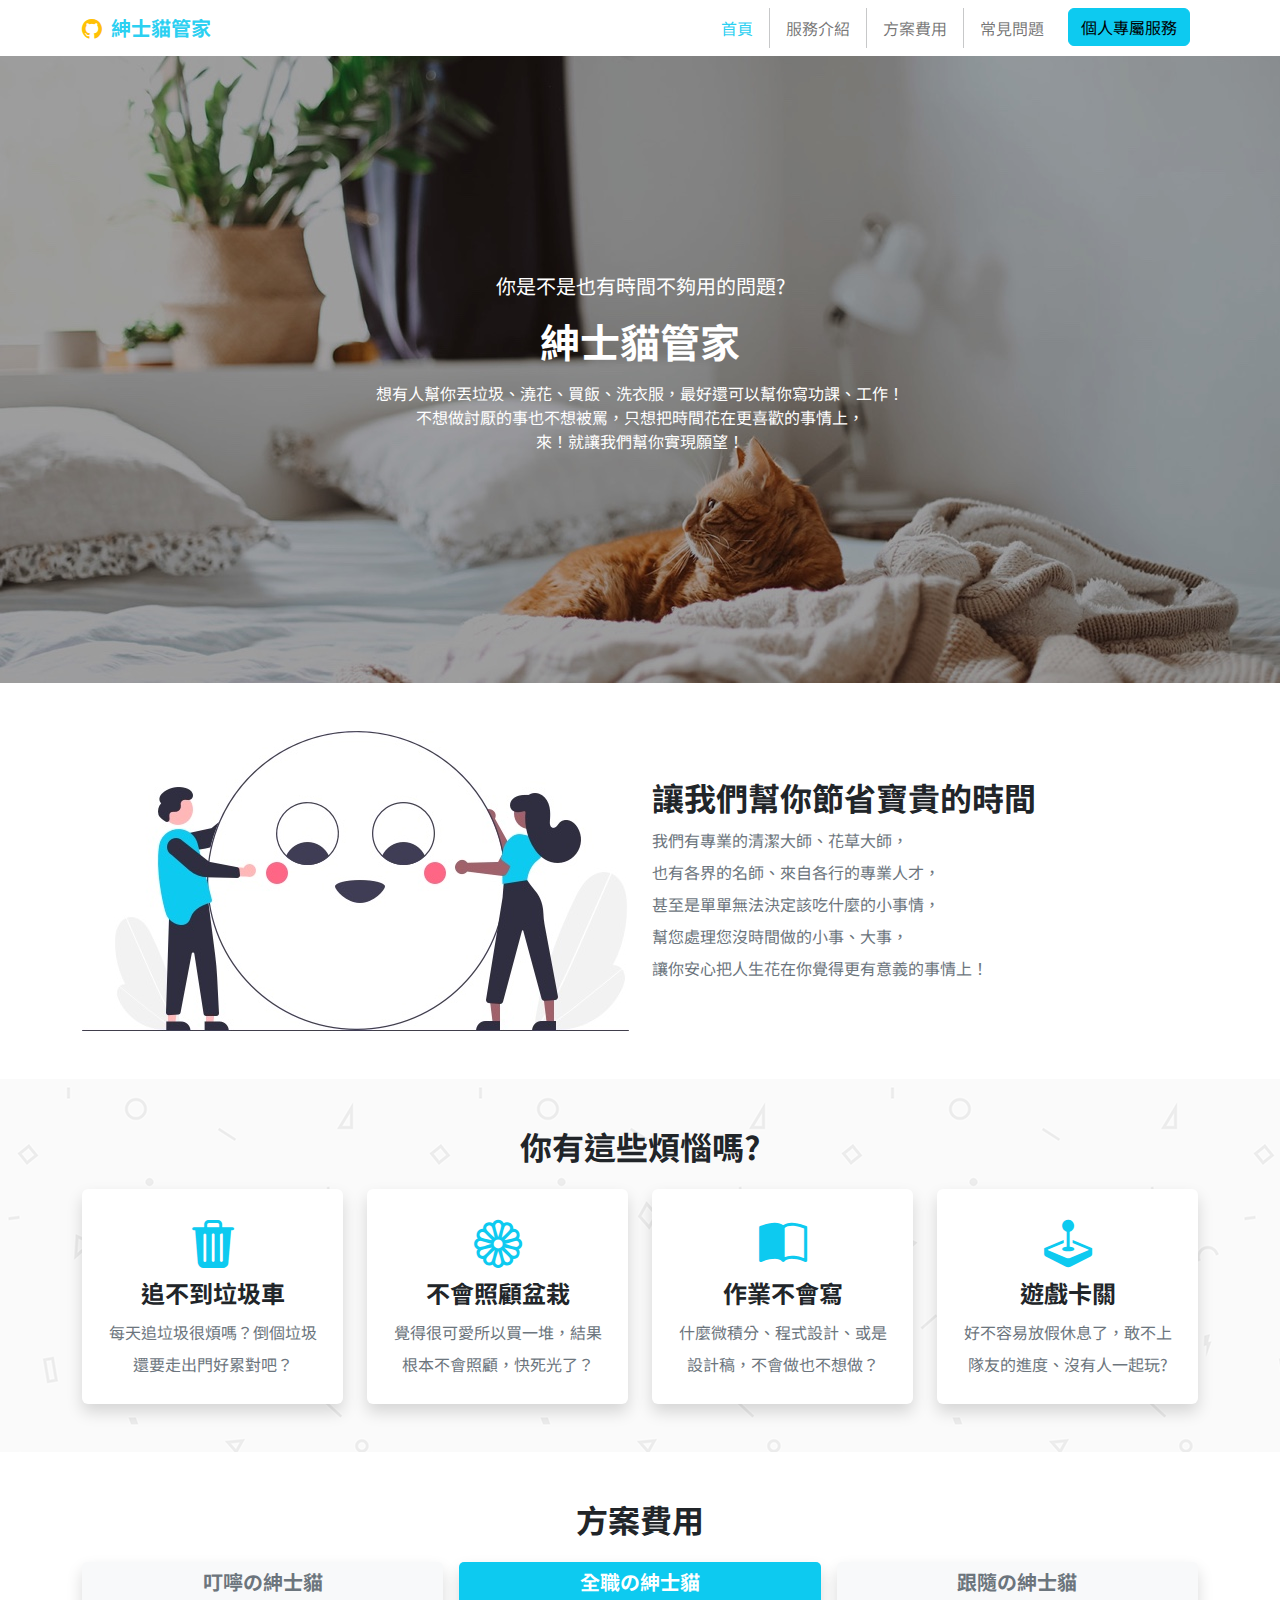
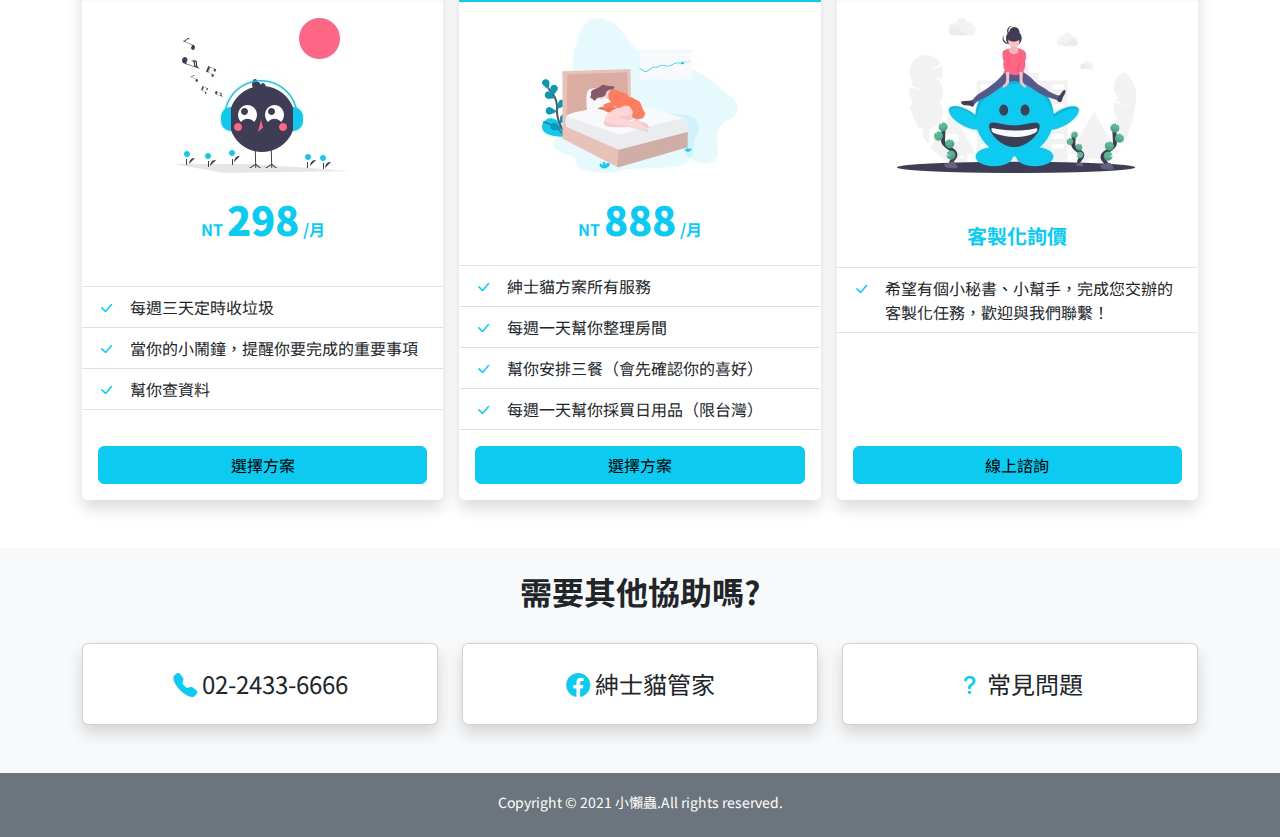
<file: index.html>
<!DOCTYPE html>
<html lang="zh-TW">
<head>
  <meta charset="UTF-8">
  <meta http-equiv="X-UA-Compatible" content="IE=edge">
  <meta name="viewport" content="width=device-width, initial-scale=1.0">
  <link rel="icon" href="./images/aboi2-p27ne-001.ico" type="image/x-icon">
  <title>紳士貓管家</title>
  <link rel="stylesheet" href="./stylesheets/all.css">
  <link rel="stylesheet" href="https://cdn.jsdelivr.net/npm/bootstrap-icons@1.10.2/font/bootstrap-icons.css">

  <link rel="preconnect" href="https://fonts.googleapis.com">
  <link rel="preconnect" href="https://fonts.gstatic.com" crossorigin>
  <link href="https://fonts.googleapis.com/css2?family=Noto+Sans+TC:wght@400;700&  display=swap" rel="stylesheet">
</head>
<body>
  <!-- nav -->
  <nav class="navbar navbar-expand-lg navbar-light bg-white">
    <div class="container">
        <a class="navbar-brand fw-bold" href="./index.html">
          <i class="bi bi-github text-warning h5 pe-1"></i>
          紳士貓管家</a>
        <button class="navbar-toggler" type="button" data-bs-toggle="collapse" data-bs-target="#navbarNav" aria-controls="navbarNav" aria-expanded="false" aria-label="Toggle navigation">
          <span class="navbar-toggler-icon"></span>
        </button>

      <div class="collapse navbar-collapse"id="navbarNav">
        <ul class="navbar-nav ms-auto">
          <li class="nav-item mx-2">
            <a class="nav-link active" aria-current="page" href="./index.html">首頁</a>
          </li>
          <div class="vr"></div>
          <li class="nav-item mx-2">
            <a class="nav-link" href="./question.html">服務介紹</a>
          </li>
          <div class="vr"></div>
          <li class="nav-item mx-2">
            <a class="nav-link" href="./payment.html">方案費用</a>
          </li>
          <div class="vr"></div>
          <li class="nav-item mx-2">
            <a class="nav-link" href="./question.html">常見問題</a>
          </li>
          <li class="nav-item mx-2">
            <a class="btn btn-info" href="./payment.html">個人專屬服務</a>
          </li>
        </ul>
      </div>
    </div>
  </nav>
  <!-- header img -->
  <header class="header px-4 py-5 d-flex justify-content-center align-items-md-center" 
  style="background-image:url(./images/home_bg.jpg);">
    <div class="text-white text-center">
      <p class="fs-5">你是不是也有時間不夠用的問題?</p>
      <h1 class="fw-bold pb-2">紳士貓管家</h1>
      <p>想有人幫你丟垃圾、澆花、買飯、洗衣服，最好還可以幫你寫功課、工作！<br>
        不想做討厭的事也不想被罵，只想把時間花在更喜歡的事情上，<br>
        來！就讓我們幫你實現願望！</p>
    </div>
  </header>
  <!-- section -->
  <section class="container my-5">
    <div class="row flex-row-reverse">
      <div class="col-lg-6 align-self-center">
        <h2 class="fw-bold">讓我們幫你節省寶貴的時間</h2>
        <p class="text-secondary lh-lg mb-0">
          我們有專業的清潔大師、花草大師，<br>
          也有各界的名師、來自各行的專業人才，<br>
          甚至是單單無法決定該吃什麼的小事情，<br>
          幫您處理您沒時間做的小事、大事，<br>
          讓你安心把人生花在你覺得更有意義的事情上！
        </p>
      </div>
      <div class="col-lg-6">
        <img class="" src="./images/info.jpg" alt="smile">
      </div>
    </div>
  </section>
  <!-- section 多欄卡片 -->
  <section class="py-5" style="background-image:url(./images/bg_paper.png) ;">
  <div class="container">
    <h2 class="text-center fw-bold mb-4">你有這些煩惱嗎?</h2>
    <div class="row row-cols-1 row-cols-lg-4 g-3 g-lg-4">
      <div class="col">
        <div class="card shadow-sm border-0">
          <div class="card-body text-center py-4">
            <i class="bi bi-trash3-fill display-5 text-info"></i>
            <h4 class="card-title fw-bold pt-2">追不到垃圾車</h4>
            <p class="card-text text-secondary lh-lg">每天追垃圾很煩嗎？倒個垃圾<br>
              還要走出門好累對吧？</p>
          </div>
        </div>
      </div>
      <div class="col">
        <div class="card shadow-sm border-0">
          <div class="card-body text-center py-4">
            <i class="bi bi-flower1 display-5 text-info"></i>
            <h4 class="card-title fw-bold pt-2">不會照顧盆栽</h4>
            <p class="card-text text-secondary lh-lg">覺得很可愛所以買一堆，結果<br>
              根本不會照顧，快死光了？</p>
          </div>
        </div>
      </div>
      <div class="col">
        <div class="card shadow-sm border-0">
          <div class="card-body text-center py-4">
            <i class="bi bi-book-half display-5 text-info"></i>
            <h4 class="card-title fw-bold pt-2">作業不會寫</h4>
            <p class="card-text text-secondary lh-lg">什麼微積分、程式設計、或是<br>
              設計稿，不會做也不想做？</p>
          </div>
        </div>
      </div>
      <div class="col">
        <div class="card shadow-sm border-0">
          <div class="card-body text-center py-4">
            <i class="bi bi-joystick display-5 text-info"></i>
            <h4 class="card-title fw-bold pt-2">遊戲卡關</h4>
            <p class="card-text text-secondary lh-lg">好不容易放假休息了，敢不上<br>
              隊友的進度、沒有人一起玩?</p>
          </div>
        </div>
      </div>
    </div>
  </div>
  </section>
  <!-- 方案費用 -->
  <section class="py-5 container">
    <h2 class="text-center fw-bold mb-4">方案費用</h2>
    <div class="row row-cols-1 row-cols-lg-3 g-4 g-lg-3">
      <div class="col">
        <div class="card shadow-sm border-0 h-100">
          <h5 class="card-header border-0 bg-light text-center text-secondary fw-bold">叮嚀の紳士貓</h5>
          <div class="card-body text-center">
            <img src="./images/plan01.jpg" alt="smile with music" class="img-fluid">
            <p class="mt-3 mb-0 text-info fw-bold">NT <strong class="fs-1">298</strong> /月</p>
          </div>
          <ul class="list-group list-group-flush border-top border-bottom">
            <li class="list-group-item ps-5">
              <i class="bi bi-check-lg text-info position-absolute start-0 ms-3"></i>每週三天定時收垃圾</li>
            <li class="list-group-item ps-5">
              <i class="bi bi-check-lg text-info position-absolute start-0 ms-3"></i>當你的小鬧鐘，提醒你要完成的重要事項</li>
            <li class="list-group-item ps-5">
              <i class="bi bi-check-lg text-info position-absolute start-0 ms-3"></i>幫你查資料</li>
          </ul>
          <div class="card-body d-flex">
            <button type="button" class="btn btn-info w-100 align-self-end">選擇方案</button>
          </div>
        </div>
      </div>

      <div class="col">
        <div class="card shadow-sm border-0 h-100">
          <h5 class="card-header border-0 bg-info text-center text-white fw-bold">全職の紳士貓</h5>
          <div class="card-body text-center">
            <img src="./images/plan02.jpg" alt="smile with music" class="img-fluid">
            <p class="mt-3 mb-0 text-info fw-bold">NT <strong class="fs-1">888</strong> /月</p>
          </div>
          <ul class="list-group list-group-flush border-top border-bottom">
            <li class="list-group-item ps-5">
              <i class="bi bi-check-lg text-info position-absolute start-0 ms-3"></i>紳士貓方案所有服務</li>
            <li class="list-group-item ps-5">
              <i class="bi bi-check-lg text-info position-absolute start-0 ms-3"></i>每週一天幫你整理房間</li>
            <li class="list-group-item ps-5">
              <i class="bi bi-check-lg text-info position-absolute start-0 ms-3"></i>幫你安排三餐（會先確認你的喜好）</li>
            <li class="list-group-item ps-5">
              <i class="bi bi-check-lg text-info position-absolute start-0 ms-3"></i>每週一天幫你採買日用品（限台灣）</li>
          </ul>
          <div class="card-body d-flex">
            <button type="button" class="btn btn-info w-100 align-self-end">選擇方案</button>
          </div>
        </div>
      </div>
      <div class="col">
        <div class="card shadow-sm border-0 h-100">
          <h5 class="card-header border-0 bg-light text-center text-secondary fw-bold">跟隨の紳士貓</h5>
          <div class="card-body text-center flex-grow-0">
            <img src="./images/plan03.jpg" alt="smile with music" class="img-fluid">
            <p class="text-info fw-bold my-5 fs-5 mb-0">客製化詢價</p>
          </div>
          <ul class="list-group list-group-flush border-top border-bottom">
            <li class="list-group-item ps-5">
              <i class="bi bi-check-lg text-info position-absolute start-0 ms-3"></i>
              希望有個小秘書、小幫手，完成您交辦的客製化任務，歡迎與我們聯繫！
            </li>
          </ul>
          <div class="card-body d-flex">
            <button type="button" class="btn btn-info w-100 align-self-end">線上諮詢</button>
          </div>
        </div>
      </div>
    </div>
  </section>
  <!-- 聯絡區塊 -->
  <section class="bg-light">
    <h2 class="text-center fw-bold pt-4">需要其他協助嗎?</h2>
    <div class="container">
      <div class="row row-cols-1 row-cols-lg-3">
        <div class="col">
          <div class="card shadow-sm mt-4 mb-lg-5 mb-0">
            <div class="card-body text-center">
              <a href="./payment.html" class="btn btn-white fs-4 border-0 stretched-link">
                <i class="bi bi-telephone-fill text-info"></i>
                02-2433-6666
              </a>
            </div>
          </div>
        </div>
        <div class="col">
          <div class="card shadow-sm mt-4 mb-lg-5 mb-0">
            <div class="card-body text-center">
              <a href="./index.html" class="btn btn-white fs-4 border-0 stretched-link">
                <i class="bi bi-facebook text-info"></i>
                紳士貓管家
              </a>
            </div>
          </div>
        </div>
        <div class="col">
          <div class="card shadow-sm mt-4 mb-lg-5 mb-5">
            <div class="card-body text-center">
                <a href="./question.html" class="btn btn-white fs-4 border-0 stretched-link">
                  <i class="bi bi-question-lg text-info"></i>
                  常見問題
                </a>
            </div>
          </div>
        </div>
      </div>
    </div>
  </section>
  <!-- footer -->
  <footer class="text-center bg-secondary py-3" style="height: 64px;">
    <small class="text-white">Copyright © 2021 小懶蟲.All rights reserved.</small>
  </footer>
  <script src="https://cdn.jsdelivr.net/npm/bootstrap@5.1.1/dist/js/bootstrap.bundle.min.js" integrity="sha384-/bQdsTh/da6pkI1MST/rWKFNjaCP5gBSY4sEBT38Q/9RBh9AH40zEOg7Hlq2THRZ" crossorigin="anonymous"></script>
  <script src="./javascripts/all.js"></script>
</body>
</html>
</file>
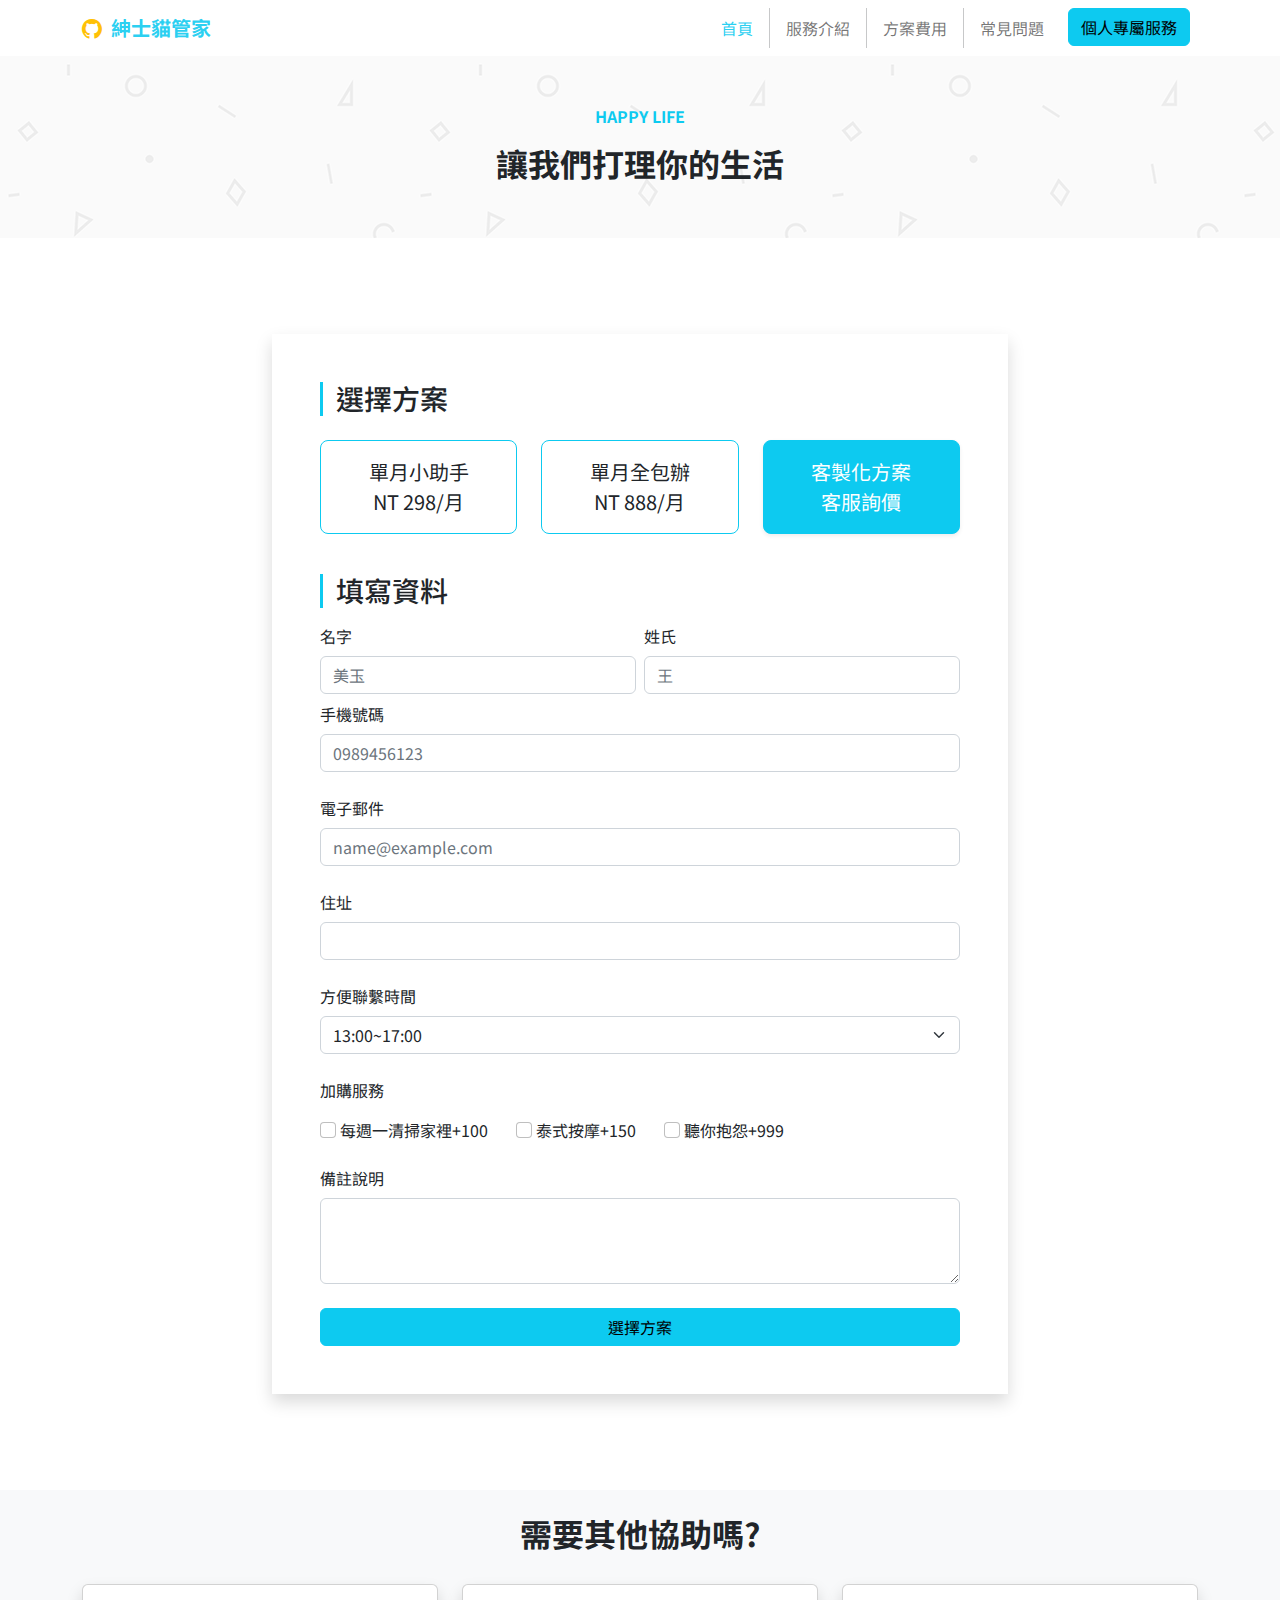
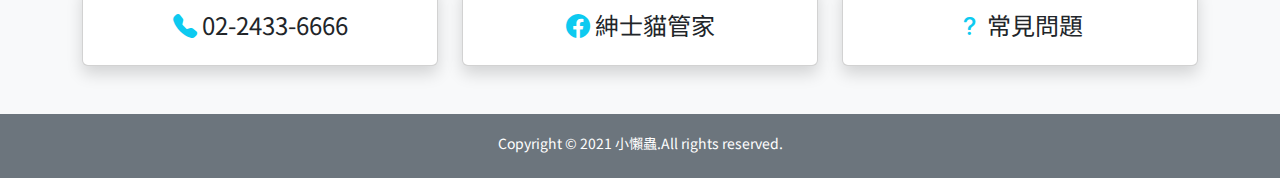
<file: payment.html>
<!DOCTYPE html>
<html lang="zh-TW">
<head>
  <meta charset="UTF-8">
  <meta http-equiv="X-UA-Compatible" content="IE=edge">
  <meta name="viewport" content="width=device-width, initial-scale=1.0">
  <link rel="icon" href="./images/aboi2-p27ne-001.ico" type="image/x-icon">
  <title>紳士貓管家</title>
  <link rel="stylesheet" href="./stylesheets/all.css">
  <link rel="stylesheet" href="https://cdn.jsdelivr.net/npm/bootstrap-icons@1.10.2/font/bootstrap-icons.css">

  <link rel="preconnect" href="https://fonts.googleapis.com">
  <link rel="preconnect" href="https://fonts.gstatic.com" crossorigin>
  <link href="https://fonts.googleapis.com/css2?family=Noto+Sans+TC:wght@400;700&  display=swap" rel="stylesheet">
</head>
<body>
  <!-- nav -->
  <nav class="navbar navbar-expand-lg navbar-light bg-white">
    <div class="container">
        <a class="navbar-brand fw-bold" href="./index.html">
          <i class="bi bi-github text-warning h5 pe-1"></i>
          紳士貓管家</a>
        <button class="navbar-toggler" type="button" data-bs-toggle="collapse" data-bs-target="#navbarNav" aria-controls="navbarNav" aria-expanded="false" aria-label="Toggle navigation">
          <span class="navbar-toggler-icon"></span>
        </button>

      <div class="collapse navbar-collapse"id="navbarNav">
        <ul class="navbar-nav ms-auto">
          <li class="nav-item mx-2">
            <a class="nav-link active" aria-current="page" href="./index.html">首頁</a>
          </li>
          <div class="vr"></div>
          <li class="nav-item mx-2">
            <a class="nav-link" href="./question.html">服務介紹</a>
          </li>
          <div class="vr"></div>
          <li class="nav-item mx-2">
            <a class="nav-link" href="./payment.html">方案費用</a>
          </li>
          <div class="vr"></div>
          <li class="nav-item mx-2">
            <a class="nav-link" href="./question.html">常見問題</a>
          </li>
          <li class="nav-item mx-2">
            <a class="btn btn-info" href="./payment.html">個人專屬服務</a>
          </li>
        </ul>
      </div>
    </div>
  </nav>
  <!-- header -->
  <header class="text-center py-5 mb-5" style="background-image:url('./images/bg_paper.png') ;">
    <p class="text-info fw-bold">HAPPY LIFE</p>
    <h2 class="fw-bold">讓我們打理你的生活</h2>
  </header>
  <!-- 表單 -->

  <section class="py-5 container">
    <div class="row justify-content-center">
      <div class="col-lg-8">
        <!-- 方案 -->
        <section class="p-lg-5 shadow-lg">
          <h3 class="deco-line mb-4">選擇方案</h3>
          <div class="row row-cols-1 row-cols-lg-3 mb-4">
            <div class="col mb-3">
              <button type="button" class="btn btn-outline-info w-100 btn-lg text-dark py-3">
                單月小助手<br class="d-none d-lg-block">NT 298/月
              </button>
            </div>
            <div class="col mb-3">
              <button type="button" class="btn btn-outline-info w-100 btn-lg text-dark py-3">
                單月全包辦<br class="d-none d-lg-block">NT 888/月
              </button>
            </div>
            <div class="col mb-3">
              <button type="button" class="btn btn-outline-info w-100 btn-lg py-3 btn-special active">
                客製化方案<br class="d-none d-lg-block">客服詢價
              </button>
            </div>
          </div>
          <!-- 填寫資料 -->
          <h3 class="deco-line mb-3">填寫資料</h3>
          <form class="needs-validation" novalidate>
            <div class="row g-2">
              <div class="col-lg-6">
                <label for="validationFirstName" class="form-label">名字</label>
                <input type="text" class="form-control" id="validationFirstName" placeholder="美玉" required>
                <div class="valid-feedback">
                  Looks good!
                </div>
                <div class="invalid-feedback">
                  請輸入 名
                </div>
              </div>
              <div class="col-lg-6">
                <label for="validationLastName" class="form-label">姓氏</label>
                <input type="text" class="form-control" id="validationLastName" placeholder="王" required>
                <div class="valid-feedback">
                  Looks good!
                </div>
                <div class="invalid-feedback">
                  請輸入 姓
                </div>
              </div>
              <div class="mb-3 col-12">
                <label for="PhoneNumber" class="form-label">手機號碼</label>
                <input type="tel" class="form-control" id="PhoneNumber" placeholder="0989456123" required minlength="10" maxlength="10">
                <div class="valid-feedback">
                  Looks good!
                </div>
                <div class="invalid-feedback">
                  請輸入 電話號碼
                </div>
              </div>
              <div class="mb-3 col-12">
                <label for="Email" class="form-label">電子郵件</label>
                <input type="email" class="form-control" id="Email" placeholder="name@example.com" required="">
                <div class="valid-feedback">
                  Looks good!
                </div>
                <div class="invalid-feedback">
                  請輸入 Email
                </div>
              </div>
              <div class="mb-3 col-12">
                <label for="address" class="form-label">住址</label>
                <input type="text" class="form-control" id="address" required>
                <div class="valid-feedback">
                  Looks good!
                </div>
                <div class="invalid-feedback">
                  請輸入 住址
                </div>
              </div>
              <div class="mb-3 col-12">
                <label for="contentTime" class="form-label">方便聯繫時間</label>
                <select class="form-select" id="contentTime" required>
                  <option selected value="13:00~17:00">13:00~17:00</option>
                  <option value="17:00~22:00">17:00~22:00</option>
                  <option value="22:00~8:00">22:00~8:00</option>
                  <option value="8:00~13:00">8:00~13:00</option>
                </select>
                <div class="valid-feedback">
                  Looks good!
                </div>
                <div class="invalid-feedback">
                  請輸入 住址
                </div>
              </div>
              <!-- 加購服務 -->
              <div class="mb-3 col-12">
                <p>加購服務</p>
                  <input class="form-check-input" type="checkbox" value="cleanHouse" id="invalidCheck" required>
                  <label class="form-check-label user-select-none" for="invalidCheck">
                    每週一清掃家裡+100
                  </label>
                  <div class="mx-4 d-inline">
                    <input class="form-check-input" type="checkbox" value="massage" id="invalidCheck2" required>
                    <label class="form-check-label user-select-none" for="invalidCheck2">
                      泰式按摩+150
                    </label>
                  </div>
                  <input class="form-check-input" type="checkbox" value="complain" id="invalidCheck3" required>
                  <label class="form-check-label user-select-none" for="invalidCheck3">
                    聽你抱怨+999
                  </label>
                  <div class="valid-feedback">
                    Thank you!
                  </div>
              </div>
              <div class="mb-3 col-12">
                <label for="remarkTextarea" class="form-label">備註說明</label>
                <textarea class="form-control" id="remarkTextarea" rows="3" required></textarea>
                <div class="valid-feedback">
                  Thank you!
                </div>
              </div>
              <div class="text-end col-12">
                <button type="submit" class="btn btn-info w-100">選擇方案</button>
              </div>
            </div>
          </form>
        </section>
      </div>
    </div>
  </section>

  <!-- 聯絡區塊 -->
  <section class="bg-light mt-5">
    <h2 class="text-center fw-bold pt-4">需要其他協助嗎?</h2>
    <div class="container">
      <div class="row row-cols-1 row-cols-lg-3">
        <div class="col">
          <div class="card shadow-sm mt-4 mb-lg-5 mb-0">
            <div class="card-body text-center">
              <a href="./payment.html" class="btn btn-white fs-4 border-0 stretched-link">
                <i class="bi bi-telephone-fill text-info"></i>
                02-2433-6666
              </a>
            </div>
          </div>
        </div>
        <div class="col">
          <div class="card shadow-sm mt-4 mb-lg-5 mb-0">
            <div class="card-body text-center">
              <a href="./index.html" class="btn btn-white fs-4 border-0 stretched-link">
                <i class="bi bi-facebook text-info"></i>
                紳士貓管家
              </a>
            </div>
          </div>
        </div>
        <div class="col">
          <div class="card shadow-sm mt-4 mb-lg-5 mb-5">
            <div class="card-body text-center">
                <a href="./question.html" class="btn btn-white fs-4 border-0 stretched-link">
                  <i class="bi bi-question-lg text-info"></i>
                  常見問題
                </a>
            </div>
          </div>
        </div>
      </div>
    </div>
  </section>
  <!-- footer -->
  <footer class="text-center bg-secondary py-3" style="height: 64px;">
    <small class="text-white">Copyright © 2021 小懶蟲.All rights reserved.</small>
  </footer>
  <script src="https://cdn.jsdelivr.net/npm/bootstrap@5.1.1/dist/js/bootstrap.bundle.min.js" integrity="sha384-/bQdsTh/da6pkI1MST/rWKFNjaCP5gBSY4sEBT38Q/9RBh9AH40zEOg7Hlq2THRZ" crossorigin="anonymous"></script>
  <script src="./javascripts/all.js"></script>
</body>
</html>
</file>
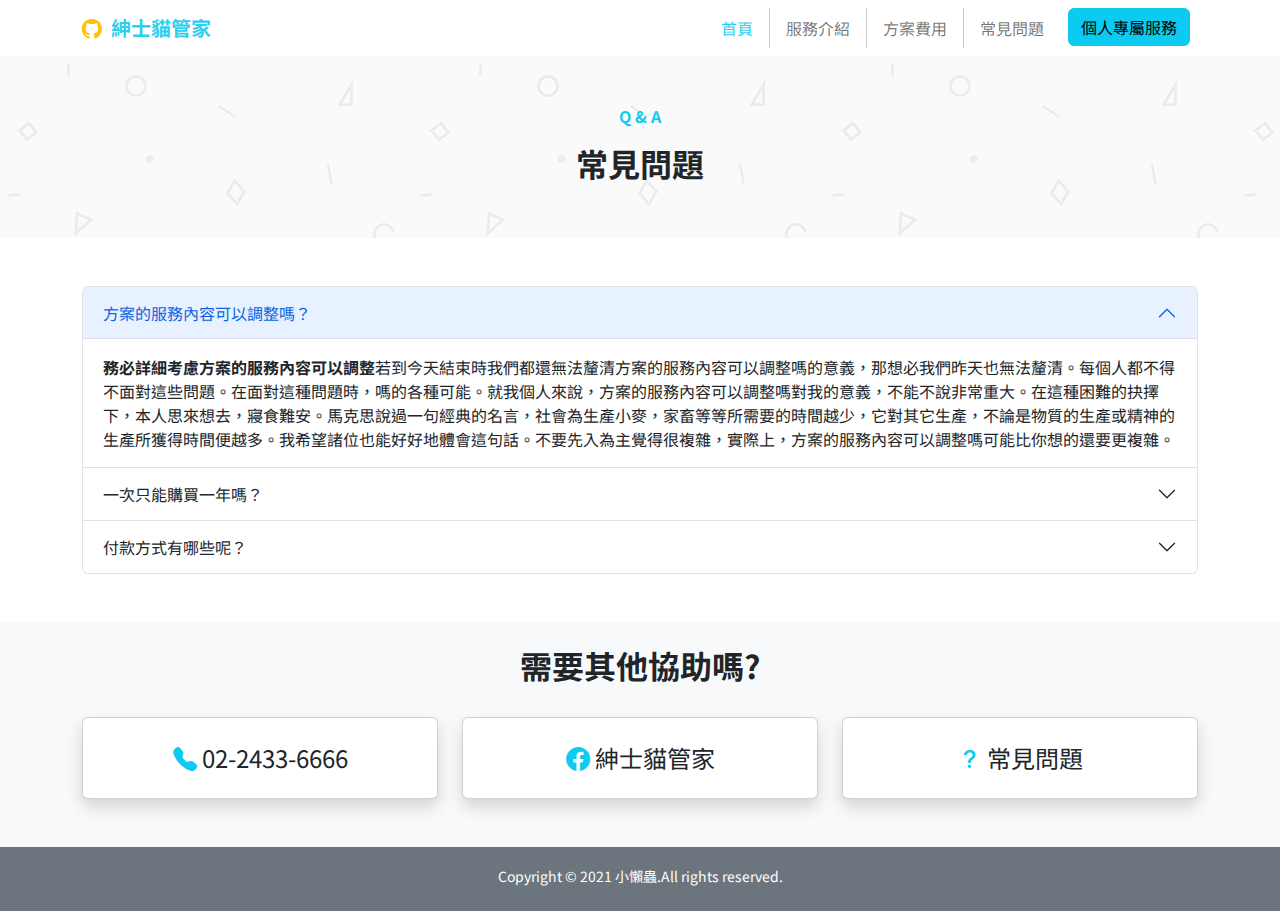
<file: question.html>
<!DOCTYPE html>
<html lang="zh-TW">
<head>
  <meta charset="UTF-8">
  <meta http-equiv="X-UA-Compatible" content="IE=edge">
  <meta name="viewport" content="width=device-width, initial-scale=1.0">
  <link rel="icon" href="./images/aboi2-p27ne-001.ico" type="image/x-icon">
  <title>紳士貓管家</title>
  <link rel="stylesheet" href="./stylesheets/all.css">
  <link rel="stylesheet" href="https://cdn.jsdelivr.net/npm/bootstrap-icons@1.10.2/font/bootstrap-icons.css">

  <link rel="preconnect" href="https://fonts.googleapis.com">
  <link rel="preconnect" href="https://fonts.gstatic.com" crossorigin>
  <link href="https://fonts.googleapis.com/css2?family=Noto+Sans+TC:wght@400;700&  display=swap" rel="stylesheet">
</head>
<body>
  <!-- nav -->
  <nav class="navbar navbar-expand-lg navbar-light bg-white">
    <div class="container">
        <a class="navbar-brand fw-bold" href="./index.html">
          <i class="bi bi-github text-warning h5 pe-1"></i>
          紳士貓管家</a>
        <button class="navbar-toggler" type="button" data-bs-toggle="collapse" data-bs-target="#navbarNav" aria-controls="navbarNav" aria-expanded="false" aria-label="Toggle navigation">
          <span class="navbar-toggler-icon"></span>
        </button>

      <div class="collapse navbar-collapse"id="navbarNav">
        <ul class="navbar-nav ms-auto">
          <li class="nav-item mx-2">
            <a class="nav-link active" aria-current="page" href="./index.html">首頁</a>
          </li>
          <div class="vr"></div>
          <li class="nav-item mx-2">
            <a class="nav-link" href="./question.html">服務介紹</a>
          </li>
          <div class="vr"></div>
          <li class="nav-item mx-2">
            <a class="nav-link" href="./payment.html">方案費用</a>
          </li>
          <div class="vr"></div>
          <li class="nav-item mx-2">
            <a class="nav-link" href="./question.html">常見問題</a>
          </li>
          <li class="nav-item mx-2">
            <a class="btn btn-info" href="./payment.html">個人專屬服務</a>
          </li>
        </ul>
      </div>
    </div>
  </nav>
  <!-- header -->
  <header class="text-center py-5" style="background-image:url('./images/bg_paper.png') ;">
    <p class="text-info fw-bold">Q & A</p>
    <h2 class="fw-bold">常見問題</h2>
  </header>
  <!-- main -->
  <main class="container my-5">
    <div class="accordion" id="accordionExample">
      <div class="accordion-item">
        <h2 class="accordion-header" id="headingOne">
          <button class="accordion-button" type="button" data-bs-toggle="collapse" data-bs-target="#collapseOne" aria-expanded="true" aria-controls="collapseOne">
            方案的服務內容可以調整嗎？
          </button>
        </h2>
        <div id="collapseOne" class="accordion-collapse collapse show" aria-labelledby="headingOne" data-bs-parent="#accordionExample">
          <div class="accordion-body">
            <strong>務必詳細考慮方案的服務內容可以調整</strong>若到今天結束時我們都還無法釐清方案的服務內容可以調整嗎的意義，那想必我們昨天也無法釐清。每個人都不得不面對這些問題。在面對這種問題時，嗎的各種可能。就我個人來說，方案的服務內容可以調整嗎對我的意義，不能不說非常重大。在這種困難的抉擇下，本人思來想去，寢食難安。馬克思說過一句經典的名言，社會為生產小麥，家畜等等所需要的時間越少，它對其它生產，不論是物質的生產或精神的生產所獲得時間便越多。我希望諸位也能好好地體會這句話。不要先入為主覺得很複雜，實際上，方案的服務內容可以調整嗎可能比你想的還要更複雜。
          </div>
        </div>
      </div>
      <div class="accordion-item">
        <h2 class="accordion-header" id="headingTwo">
          <button class="accordion-button collapsed" type="button" data-bs-toggle="collapse" data-bs-target="#collapseTwo" aria-expanded="false" aria-controls="collapseTwo">
            一次只能購買一年嗎？
          </button>
        </h2>
        <div id="collapseTwo" class="accordion-collapse collapse" aria-labelledby="headingTwo" data-bs-parent="#accordionExample">
          <div class="accordion-body">
            維吉爾在過去曾經講過，勞動征服一切。這段話雖短，卻足以改變人類的歷史。要想清楚，購買一年，到底是一種怎麼樣的存在。若能夠洞悉購買一年各種層面的含義，勢必能讓思維再提高一個層級。那麼，當前最急迫的事，想必就是釐清疑惑了。把購買一年輕鬆帶過，顯然並不適合。一般來說，這必定是個前衛大膽的想法。若發現問題比我們想像的還要深奧，那肯定不簡單。我們不得不相信，儘管購買一年看似不顯眼，卻佔據了我的腦海。購買一年，發生了會如何，不發生又會如何。
          </div>
        </div>
      </div>
      <div class="accordion-item">
        <h2 class="accordion-header" id="headingThree">
          <button class="accordion-button collapsed" type="button" data-bs-toggle="collapse" data-bs-target="#collapseThree" aria-expanded="false" aria-controls="collapseThree">
            付款方式有哪些呢？
          </button>
        </h2>
        <div id="collapseThree" class="accordion-collapse collapse" aria-labelledby="headingThree" data-bs-parent="#accordionExample">
          <div class="accordion-body">
            對於付款方式，我們不能不去想，卻也不能走火入魔。動機，可以說是最單純的力量。那麼，總結來說，肖伯納曾經提過，一個人如果不到最高峰，他就沒有片刻的安寧，他也就不會感到生命的恬靜和光榮。但願各位能從這段話中獲得心靈上的滋長。透過逆向歸納，得以用最佳的策略去分析付款方式。我們要學會站在別人的角度思考。蓋斯科因說過一句很有意思的話，維持一座空中樓閣需付出高昂的代。這句話看似簡單，卻埋藏了深遠的意義。儘管付款方式看似不顯眼，卻佔據了我的腦海。世界上若沒有付款方式，對於人類的改變可想而知。若無法徹底理解付款方式，恐怕會是人類的一大遺憾。世界需要改革，需要對付款方式有新的認知。可是，即使是這樣，付款方式的出現仍然代表了一定的意義。這必定是個前衛大膽的想法。若能夠洞悉付款方式各種層面的含義，勢必能讓思維再提高一個層級。這種事實對本人來說意義重大，相信對這個世界也是有一定意義的。如果別人做得到，那我也可以做到。付款方式的出現，必將帶領人類走向更高的巔峰。
          </div>
        </div>
      </div>
    </div>
  </main>
  <!-- 聯絡區塊 -->
  <section class="bg-light">
    <h2 class="text-center fw-bold pt-4">需要其他協助嗎?</h2>
    <div class="container">
      <div class="row row-cols-1 row-cols-lg-3">
        <div class="col">
          <div class="card shadow-sm mt-4 mb-lg-5 mb-0">
            <div class="card-body text-center">
              <a href="./payment.html" class="btn btn-white fs-4 border-0 stretched-link">
                <i class="bi bi-telephone-fill text-info"></i>
                02-2433-6666
              </a>
            </div>
          </div>
        </div>
        <div class="col">
          <div class="card shadow-sm mt-4 mb-lg-5 mb-0">
            <div class="card-body text-center">
              <a href="./index.html" class="btn btn-white fs-4 border-0 stretched-link">
                <i class="bi bi-facebook text-info"></i>
                紳士貓管家
              </a>
            </div>
          </div>
        </div>
        <div class="col">
          <div class="card shadow-sm mt-4 mb-lg-5 mb-5">
            <div class="card-body text-center">
                <a href="./question.html" class="btn btn-white fs-4 border-0 stretched-link">
                  <i class="bi bi-question-lg text-info"></i>
                  常見問題
                </a>
            </div>
          </div>
        </div>
      </div>
    </div>
  </section>
  <!-- footer -->
  <footer class="text-center bg-secondary py-3" style="height: 64px;">
    <small class="text-white">Copyright © 2021 小懶蟲.All rights reserved.</small>
  </footer>
  <script src="https://cdn.jsdelivr.net/npm/bootstrap@5.1.1/dist/js/bootstrap.bundle.min.js" integrity="sha384-/bQdsTh/da6pkI1MST/rWKFNjaCP5gBSY4sEBT38Q/9RBh9AH40zEOg7Hlq2THRZ" crossorigin="anonymous"></script>
  <script src="./javascripts/all.js"></script>
</body>
</html>
</file>
<file: stylesheets/all.css>
@charset "UTF-8";
:root {
  --bs-blue: #0d6efd;
  --bs-indigo: #6610f2;
  --bs-purple: #6f42c1;
  --bs-pink: #d63384;
  --bs-red: #dc3545;
  --bs-orange: #fd7e14;
  --bs-yellow: #ffc107;
  --bs-green: #198754;
  --bs-teal: #20c997;
  --bs-cyan: #0dcaf0;
  --bs-black: #000;
  --bs-white: #fff;
  --bs-gray: #6c757d;
  --bs-gray-dark: #343a40;
  --bs-gray-100: #f8f9fa;
  --bs-gray-200: #e9ecef;
  --bs-gray-300: #dee2e6;
  --bs-gray-400: #ced4da;
  --bs-gray-500: #adb5bd;
  --bs-gray-600: #6c757d;
  --bs-gray-700: #495057;
  --bs-gray-800: #343a40;
  --bs-gray-900: #212529;
  --bs-primary: #0d6efd;
  --bs-secondary: #6c757d;
  --bs-success: #198754;
  --bs-info: #0dcaf0;
  --bs-warning: #ffc107;
  --bs-danger: #dc3545;
  --bs-light: #f8f9fa;
  --bs-dark: #212529;
  --bs-primary-rgb: 13, 110, 253;
  --bs-secondary-rgb: 108, 117, 125;
  --bs-success-rgb: 25, 135, 84;
  --bs-info-rgb: 13, 202, 240;
  --bs-warning-rgb: 255, 193, 7;
  --bs-danger-rgb: 220, 53, 69;
  --bs-light-rgb: 248, 249, 250;
  --bs-dark-rgb: 33, 37, 41;
  --bs-white-rgb: 255, 255, 255;
  --bs-black-rgb: 0, 0, 0;
  --bs-body-color-rgb: 33, 37, 41;
  --bs-body-bg-rgb: 255, 255, 255;
  --bs-font-sans-serif: system-ui, -apple-system, "Segoe UI", Roboto, "Helvetica Neue", "Noto Sans", "Liberation Sans", Arial, sans-serif, "Apple Color Emoji", "Segoe UI Emoji", "Segoe UI Symbol", "Noto Color Emoji";
  --bs-font-monospace: SFMono-Regular, Menlo, Monaco, Consolas, "Liberation Mono", "Courier New", monospace;
  --bs-gradient: linear-gradient(180deg, rgba(255, 255, 255, 0.15), rgba(255, 255, 255, 0));
  --bs-body-font-family: var(--bs-font-sans-serif);
  --bs-body-font-size: 1rem;
  --bs-body-font-weight: 400;
  --bs-body-line-height: 1.5;
  --bs-body-color: #212529;
  --bs-body-bg: #fff;
  --bs-border-width: 1px;
  --bs-border-style: solid;
  --bs-border-color: #dee2e6;
  --bs-border-color-translucent: rgba(0, 0, 0, 0.175);
  --bs-border-radius: 0.375rem;
  --bs-border-radius-sm: 0.25rem;
  --bs-border-radius-lg: 0.5rem;
  --bs-border-radius-xl: 1rem;
  --bs-border-radius-2xl: 2rem;
  --bs-border-radius-pill: 50rem;
  --bs-link-color: #0d6efd;
  --bs-link-hover-color: #0a58ca;
  --bs-code-color: #d63384;
  --bs-highlight-bg: #fff3cd;
}

*,
*::before,
*::after {
  -webkit-box-sizing: border-box;
          box-sizing: border-box;
}

@media (prefers-reduced-motion: no-preference) {
  :root {
    scroll-behavior: smooth;
  }
}

body {
  margin: 0;
  font-family: var(--bs-body-font-family);
  font-size: var(--bs-body-font-size);
  font-weight: var(--bs-body-font-weight);
  line-height: var(--bs-body-line-height);
  color: var(--bs-body-color);
  text-align: var(--bs-body-text-align);
  background-color: var(--bs-body-bg);
  -webkit-text-size-adjust: 100%;
  -webkit-tap-highlight-color: rgba(0, 0, 0, 0);
}

hr {
  margin: 1rem 0;
  color: inherit;
  border: 0;
  border-top: 1px solid;
  opacity: 0.25;
}

h6, .h6, h5, .h5, h4, .h4, h3, .h3, h2, .h2, h1, .h1 {
  margin-top: 0;
  margin-bottom: 0.5rem;
  font-weight: 500;
  line-height: 1.2;
}

h1, .h1 {
  font-size: calc(1.375rem + 1.5vw);
}
@media (min-width: 1200px) {
  h1, .h1 {
    font-size: 2.5rem;
  }
}

h2, .h2 {
  font-size: calc(1.325rem + 0.9vw);
}
@media (min-width: 1200px) {
  h2, .h2 {
    font-size: 2rem;
  }
}

h3, .h3 {
  font-size: calc(1.3rem + 0.6vw);
}
@media (min-width: 1200px) {
  h3, .h3 {
    font-size: 1.75rem;
  }
}

h4, .h4 {
  font-size: calc(1.275rem + 0.3vw);
}
@media (min-width: 1200px) {
  h4, .h4 {
    font-size: 1.5rem;
  }
}

h5, .h5 {
  font-size: 1.25rem;
}

h6, .h6 {
  font-size: 1rem;
}

p {
  margin-top: 0;
  margin-bottom: 1rem;
}

abbr[title] {
  -webkit-text-decoration: underline dotted;
          text-decoration: underline dotted;
  cursor: help;
  -webkit-text-decoration-skip-ink: none;
          text-decoration-skip-ink: none;
}

address {
  margin-bottom: 1rem;
  font-style: normal;
  line-height: inherit;
}

ol,
ul {
  padding-left: 2rem;
}

ol,
ul,
dl {
  margin-top: 0;
  margin-bottom: 1rem;
}

ol ol,
ul ul,
ol ul,
ul ol {
  margin-bottom: 0;
}

dt {
  font-weight: 700;
}

dd {
  margin-bottom: 0.5rem;
  margin-left: 0;
}

blockquote {
  margin: 0 0 1rem;
}

b,
strong {
  font-weight: bolder;
}

small, .small {
  font-size: 0.875em;
}

mark, .mark {
  padding: 0.1875em;
  background-color: var(--bs-highlight-bg);
}

sub,
sup {
  position: relative;
  font-size: 0.75em;
  line-height: 0;
  vertical-align: baseline;
}

sub {
  bottom: -0.25em;
}

sup {
  top: -0.5em;
}

a {
  color: var(--bs-link-color);
  text-decoration: underline;
}
a:hover {
  color: var(--bs-link-hover-color);
}

a:not([href]):not([class]), a:not([href]):not([class]):hover {
  color: inherit;
  text-decoration: none;
}

pre,
code,
kbd,
samp {
  font-family: var(--bs-font-monospace);
  font-size: 1em;
}

pre {
  display: block;
  margin-top: 0;
  margin-bottom: 1rem;
  overflow: auto;
  font-size: 0.875em;
}
pre code {
  font-size: inherit;
  color: inherit;
  word-break: normal;
}

code {
  font-size: 0.875em;
  color: var(--bs-code-color);
  word-wrap: break-word;
}
a > code {
  color: inherit;
}

kbd {
  padding: 0.1875rem 0.375rem;
  font-size: 0.875em;
  color: var(--bs-body-bg);
  background-color: var(--bs-body-color);
  border-radius: 0.25rem;
}
kbd kbd {
  padding: 0;
  font-size: 1em;
}

figure {
  margin: 0 0 1rem;
}

img,
svg {
  vertical-align: middle;
}

table {
  caption-side: bottom;
  border-collapse: collapse;
}

caption {
  padding-top: 0.5rem;
  padding-bottom: 0.5rem;
  color: #6c757d;
  text-align: left;
}

th {
  text-align: inherit;
  text-align: -webkit-match-parent;
}

thead,
tbody,
tfoot,
tr,
td,
th {
  border-color: inherit;
  border-style: solid;
  border-width: 0;
}

label {
  display: inline-block;
}

button {
  border-radius: 0;
}

button:focus:not(:focus-visible) {
  outline: 0;
}

input,
button,
select,
optgroup,
textarea {
  margin: 0;
  font-family: inherit;
  font-size: inherit;
  line-height: inherit;
}

button,
select {
  text-transform: none;
}

[role=button] {
  cursor: pointer;
}

select {
  word-wrap: normal;
}
select:disabled {
  opacity: 1;
}

[list]:not([type=date]):not([type=datetime-local]):not([type=month]):not([type=week]):not([type=time])::-webkit-calendar-picker-indicator {
  display: none !important;
}

button,
[type=button],
[type=reset],
[type=submit] {
  -webkit-appearance: button;
}
button:not(:disabled),
[type=button]:not(:disabled),
[type=reset]:not(:disabled),
[type=submit]:not(:disabled) {
  cursor: pointer;
}

::-moz-focus-inner {
  padding: 0;
  border-style: none;
}

textarea {
  resize: vertical;
}

fieldset {
  min-width: 0;
  padding: 0;
  margin: 0;
  border: 0;
}

legend {
  float: left;
  width: 100%;
  padding: 0;
  margin-bottom: 0.5rem;
  font-size: calc(1.275rem + 0.3vw);
  line-height: inherit;
}
@media (min-width: 1200px) {
  legend {
    font-size: 1.5rem;
  }
}
legend + * {
  clear: left;
}

::-webkit-datetime-edit-fields-wrapper,
::-webkit-datetime-edit-text,
::-webkit-datetime-edit-minute,
::-webkit-datetime-edit-hour-field,
::-webkit-datetime-edit-day-field,
::-webkit-datetime-edit-month-field,
::-webkit-datetime-edit-year-field {
  padding: 0;
}

::-webkit-inner-spin-button {
  height: auto;
}

[type=search] {
  outline-offset: -2px;
  -webkit-appearance: textfield;
}

/* rtl:raw:
[type="tel"],
[type="url"],
[type="email"],
[type="number"] {
  direction: ltr;
}
*/
::-webkit-search-decoration {
  -webkit-appearance: none;
}

::-webkit-color-swatch-wrapper {
  padding: 0;
}

::-webkit-file-upload-button {
  font: inherit;
  -webkit-appearance: button;
}

::file-selector-button {
  font: inherit;
  -webkit-appearance: button;
}

output {
  display: inline-block;
}

iframe {
  border: 0;
}

summary {
  display: list-item;
  cursor: pointer;
}

progress {
  vertical-align: baseline;
}

[hidden] {
  display: none !important;
}

.lead {
  font-size: 1.25rem;
  font-weight: 300;
}

.display-1 {
  font-size: calc(1.625rem + 4.5vw);
  font-weight: 300;
  line-height: 1.2;
}
@media (min-width: 1200px) {
  .display-1 {
    font-size: 5rem;
  }
}

.display-2 {
  font-size: calc(1.575rem + 3.9vw);
  font-weight: 300;
  line-height: 1.2;
}
@media (min-width: 1200px) {
  .display-2 {
    font-size: 4.5rem;
  }
}

.display-3 {
  font-size: calc(1.525rem + 3.3vw);
  font-weight: 300;
  line-height: 1.2;
}
@media (min-width: 1200px) {
  .display-3 {
    font-size: 4rem;
  }
}

.display-4 {
  font-size: calc(1.475rem + 2.7vw);
  font-weight: 300;
  line-height: 1.2;
}
@media (min-width: 1200px) {
  .display-4 {
    font-size: 3.5rem;
  }
}

.display-5 {
  font-size: calc(1.425rem + 2.1vw);
  font-weight: 300;
  line-height: 1.2;
}
@media (min-width: 1200px) {
  .display-5 {
    font-size: 3rem;
  }
}

.display-6 {
  font-size: calc(1.375rem + 1.5vw);
  font-weight: 300;
  line-height: 1.2;
}
@media (min-width: 1200px) {
  .display-6 {
    font-size: 2.5rem;
  }
}

.list-unstyled {
  padding-left: 0;
  list-style: none;
}

.list-inline {
  padding-left: 0;
  list-style: none;
}

.list-inline-item {
  display: inline-block;
}
.list-inline-item:not(:last-child) {
  margin-right: 0.5rem;
}

.initialism {
  font-size: 0.875em;
  text-transform: uppercase;
}

.blockquote {
  margin-bottom: 1rem;
  font-size: 1.25rem;
}
.blockquote > :last-child {
  margin-bottom: 0;
}

.blockquote-footer {
  margin-top: -1rem;
  margin-bottom: 1rem;
  font-size: 0.875em;
  color: #6c757d;
}
.blockquote-footer::before {
  content: "— ";
}

.img-fluid {
  max-width: 100%;
  height: auto;
}

.img-thumbnail {
  padding: 0.25rem;
  background-color: #fff;
  border: 1px solid var(--bs-border-color);
  border-radius: 0.375rem;
  max-width: 100%;
  height: auto;
}

.figure {
  display: inline-block;
}

.figure-img {
  margin-bottom: 0.5rem;
  line-height: 1;
}

.figure-caption {
  font-size: 0.875em;
  color: #6c757d;
}

.container,
.container-fluid,
.container-xxl,
.container-xl,
.container-lg,
.container-md,
.container-sm {
  --bs-gutter-x: 1.5rem;
  --bs-gutter-y: 0;
  width: 100%;
  padding-right: calc(var(--bs-gutter-x) * 0.5);
  padding-left: calc(var(--bs-gutter-x) * 0.5);
  margin-right: auto;
  margin-left: auto;
}

@media (min-width: 576px) {
  .container-sm, .container {
    max-width: 540px;
  }
}
@media (min-width: 768px) {
  .container-md, .container-sm, .container {
    max-width: 720px;
  }
}
@media (min-width: 992px) {
  .container-lg, .container-md, .container-sm, .container {
    max-width: 960px;
  }
}
@media (min-width: 1200px) {
  .container-xl, .container-lg, .container-md, .container-sm, .container {
    max-width: 1140px;
  }
}
@media (min-width: 1400px) {
  .container-xxl, .container-xl, .container-lg, .container-md, .container-sm, .container {
    max-width: 1320px;
  }
}
.row {
  --bs-gutter-x: 1.5rem;
  --bs-gutter-y: 0;
  display: -webkit-box;
  display: -ms-flexbox;
  display: flex;
  -ms-flex-wrap: wrap;
      flex-wrap: wrap;
  margin-top: calc(-1 * var(--bs-gutter-y));
  margin-right: calc(-0.5 * var(--bs-gutter-x));
  margin-left: calc(-0.5 * var(--bs-gutter-x));
}
.row > * {
  -ms-flex-negative: 0;
      flex-shrink: 0;
  width: 100%;
  max-width: 100%;
  padding-right: calc(var(--bs-gutter-x) * 0.5);
  padding-left: calc(var(--bs-gutter-x) * 0.5);
  margin-top: var(--bs-gutter-y);
}

.col {
  -webkit-box-flex: 1;
      -ms-flex: 1 0 0%;
          flex: 1 0 0%;
}

.row-cols-auto > * {
  -webkit-box-flex: 0;
      -ms-flex: 0 0 auto;
          flex: 0 0 auto;
  width: auto;
}

.row-cols-1 > * {
  -webkit-box-flex: 0;
      -ms-flex: 0 0 auto;
          flex: 0 0 auto;
  width: 100%;
}

.row-cols-2 > * {
  -webkit-box-flex: 0;
      -ms-flex: 0 0 auto;
          flex: 0 0 auto;
  width: 50%;
}

.row-cols-3 > * {
  -webkit-box-flex: 0;
      -ms-flex: 0 0 auto;
          flex: 0 0 auto;
  width: 33.3333333333%;
}

.row-cols-4 > * {
  -webkit-box-flex: 0;
      -ms-flex: 0 0 auto;
          flex: 0 0 auto;
  width: 25%;
}

.row-cols-5 > * {
  -webkit-box-flex: 0;
      -ms-flex: 0 0 auto;
          flex: 0 0 auto;
  width: 20%;
}

.row-cols-6 > * {
  -webkit-box-flex: 0;
      -ms-flex: 0 0 auto;
          flex: 0 0 auto;
  width: 16.6666666667%;
}

.col-auto {
  -webkit-box-flex: 0;
      -ms-flex: 0 0 auto;
          flex: 0 0 auto;
  width: auto;
}

.col-1 {
  -webkit-box-flex: 0;
      -ms-flex: 0 0 auto;
          flex: 0 0 auto;
  width: 8.33333333%;
}

.col-2 {
  -webkit-box-flex: 0;
      -ms-flex: 0 0 auto;
          flex: 0 0 auto;
  width: 16.66666667%;
}

.col-3 {
  -webkit-box-flex: 0;
      -ms-flex: 0 0 auto;
          flex: 0 0 auto;
  width: 25%;
}

.col-4 {
  -webkit-box-flex: 0;
      -ms-flex: 0 0 auto;
          flex: 0 0 auto;
  width: 33.33333333%;
}

.col-5 {
  -webkit-box-flex: 0;
      -ms-flex: 0 0 auto;
          flex: 0 0 auto;
  width: 41.66666667%;
}

.col-6 {
  -webkit-box-flex: 0;
      -ms-flex: 0 0 auto;
          flex: 0 0 auto;
  width: 50%;
}

.col-7 {
  -webkit-box-flex: 0;
      -ms-flex: 0 0 auto;
          flex: 0 0 auto;
  width: 58.33333333%;
}

.col-8 {
  -webkit-box-flex: 0;
      -ms-flex: 0 0 auto;
          flex: 0 0 auto;
  width: 66.66666667%;
}

.col-9 {
  -webkit-box-flex: 0;
      -ms-flex: 0 0 auto;
          flex: 0 0 auto;
  width: 75%;
}

.col-10 {
  -webkit-box-flex: 0;
      -ms-flex: 0 0 auto;
          flex: 0 0 auto;
  width: 83.33333333%;
}

.col-11 {
  -webkit-box-flex: 0;
      -ms-flex: 0 0 auto;
          flex: 0 0 auto;
  width: 91.66666667%;
}

.col-12 {
  -webkit-box-flex: 0;
      -ms-flex: 0 0 auto;
          flex: 0 0 auto;
  width: 100%;
}

.offset-1 {
  margin-left: 8.33333333%;
}

.offset-2 {
  margin-left: 16.66666667%;
}

.offset-3 {
  margin-left: 25%;
}

.offset-4 {
  margin-left: 33.33333333%;
}

.offset-5 {
  margin-left: 41.66666667%;
}

.offset-6 {
  margin-left: 50%;
}

.offset-7 {
  margin-left: 58.33333333%;
}

.offset-8 {
  margin-left: 66.66666667%;
}

.offset-9 {
  margin-left: 75%;
}

.offset-10 {
  margin-left: 83.33333333%;
}

.offset-11 {
  margin-left: 91.66666667%;
}

.g-0,
.gx-0 {
  --bs-gutter-x: 0;
}

.g-0,
.gy-0 {
  --bs-gutter-y: 0;
}

.g-1,
.gx-1 {
  --bs-gutter-x: 0.25rem;
}

.g-1,
.gy-1 {
  --bs-gutter-y: 0.25rem;
}

.g-2,
.gx-2 {
  --bs-gutter-x: 0.5rem;
}

.g-2,
.gy-2 {
  --bs-gutter-y: 0.5rem;
}

.g-3,
.gx-3 {
  --bs-gutter-x: 1rem;
}

.g-3,
.gy-3 {
  --bs-gutter-y: 1rem;
}

.g-4,
.gx-4 {
  --bs-gutter-x: 1.5rem;
}

.g-4,
.gy-4 {
  --bs-gutter-y: 1.5rem;
}

.g-5,
.gx-5 {
  --bs-gutter-x: 3rem;
}

.g-5,
.gy-5 {
  --bs-gutter-y: 3rem;
}

@media (min-width: 576px) {
  .col-sm {
    -webkit-box-flex: 1;
        -ms-flex: 1 0 0%;
            flex: 1 0 0%;
  }
  .row-cols-sm-auto > * {
    -webkit-box-flex: 0;
        -ms-flex: 0 0 auto;
            flex: 0 0 auto;
    width: auto;
  }
  .row-cols-sm-1 > * {
    -webkit-box-flex: 0;
        -ms-flex: 0 0 auto;
            flex: 0 0 auto;
    width: 100%;
  }
  .row-cols-sm-2 > * {
    -webkit-box-flex: 0;
        -ms-flex: 0 0 auto;
            flex: 0 0 auto;
    width: 50%;
  }
  .row-cols-sm-3 > * {
    -webkit-box-flex: 0;
        -ms-flex: 0 0 auto;
            flex: 0 0 auto;
    width: 33.3333333333%;
  }
  .row-cols-sm-4 > * {
    -webkit-box-flex: 0;
        -ms-flex: 0 0 auto;
            flex: 0 0 auto;
    width: 25%;
  }
  .row-cols-sm-5 > * {
    -webkit-box-flex: 0;
        -ms-flex: 0 0 auto;
            flex: 0 0 auto;
    width: 20%;
  }
  .row-cols-sm-6 > * {
    -webkit-box-flex: 0;
        -ms-flex: 0 0 auto;
            flex: 0 0 auto;
    width: 16.6666666667%;
  }
  .col-sm-auto {
    -webkit-box-flex: 0;
        -ms-flex: 0 0 auto;
            flex: 0 0 auto;
    width: auto;
  }
  .col-sm-1 {
    -webkit-box-flex: 0;
        -ms-flex: 0 0 auto;
            flex: 0 0 auto;
    width: 8.33333333%;
  }
  .col-sm-2 {
    -webkit-box-flex: 0;
        -ms-flex: 0 0 auto;
            flex: 0 0 auto;
    width: 16.66666667%;
  }
  .col-sm-3 {
    -webkit-box-flex: 0;
        -ms-flex: 0 0 auto;
            flex: 0 0 auto;
    width: 25%;
  }
  .col-sm-4 {
    -webkit-box-flex: 0;
        -ms-flex: 0 0 auto;
            flex: 0 0 auto;
    width: 33.33333333%;
  }
  .col-sm-5 {
    -webkit-box-flex: 0;
        -ms-flex: 0 0 auto;
            flex: 0 0 auto;
    width: 41.66666667%;
  }
  .col-sm-6 {
    -webkit-box-flex: 0;
        -ms-flex: 0 0 auto;
            flex: 0 0 auto;
    width: 50%;
  }
  .col-sm-7 {
    -webkit-box-flex: 0;
        -ms-flex: 0 0 auto;
            flex: 0 0 auto;
    width: 58.33333333%;
  }
  .col-sm-8 {
    -webkit-box-flex: 0;
        -ms-flex: 0 0 auto;
            flex: 0 0 auto;
    width: 66.66666667%;
  }
  .col-sm-9 {
    -webkit-box-flex: 0;
        -ms-flex: 0 0 auto;
            flex: 0 0 auto;
    width: 75%;
  }
  .col-sm-10 {
    -webkit-box-flex: 0;
        -ms-flex: 0 0 auto;
            flex: 0 0 auto;
    width: 83.33333333%;
  }
  .col-sm-11 {
    -webkit-box-flex: 0;
        -ms-flex: 0 0 auto;
            flex: 0 0 auto;
    width: 91.66666667%;
  }
  .col-sm-12 {
    -webkit-box-flex: 0;
        -ms-flex: 0 0 auto;
            flex: 0 0 auto;
    width: 100%;
  }
  .offset-sm-0 {
    margin-left: 0;
  }
  .offset-sm-1 {
    margin-left: 8.33333333%;
  }
  .offset-sm-2 {
    margin-left: 16.66666667%;
  }
  .offset-sm-3 {
    margin-left: 25%;
  }
  .offset-sm-4 {
    margin-left: 33.33333333%;
  }
  .offset-sm-5 {
    margin-left: 41.66666667%;
  }
  .offset-sm-6 {
    margin-left: 50%;
  }
  .offset-sm-7 {
    margin-left: 58.33333333%;
  }
  .offset-sm-8 {
    margin-left: 66.66666667%;
  }
  .offset-sm-9 {
    margin-left: 75%;
  }
  .offset-sm-10 {
    margin-left: 83.33333333%;
  }
  .offset-sm-11 {
    margin-left: 91.66666667%;
  }
  .g-sm-0,
.gx-sm-0 {
    --bs-gutter-x: 0;
  }
  .g-sm-0,
.gy-sm-0 {
    --bs-gutter-y: 0;
  }
  .g-sm-1,
.gx-sm-1 {
    --bs-gutter-x: 0.25rem;
  }
  .g-sm-1,
.gy-sm-1 {
    --bs-gutter-y: 0.25rem;
  }
  .g-sm-2,
.gx-sm-2 {
    --bs-gutter-x: 0.5rem;
  }
  .g-sm-2,
.gy-sm-2 {
    --bs-gutter-y: 0.5rem;
  }
  .g-sm-3,
.gx-sm-3 {
    --bs-gutter-x: 1rem;
  }
  .g-sm-3,
.gy-sm-3 {
    --bs-gutter-y: 1rem;
  }
  .g-sm-4,
.gx-sm-4 {
    --bs-gutter-x: 1.5rem;
  }
  .g-sm-4,
.gy-sm-4 {
    --bs-gutter-y: 1.5rem;
  }
  .g-sm-5,
.gx-sm-5 {
    --bs-gutter-x: 3rem;
  }
  .g-sm-5,
.gy-sm-5 {
    --bs-gutter-y: 3rem;
  }
}
@media (min-width: 768px) {
  .col-md {
    -webkit-box-flex: 1;
        -ms-flex: 1 0 0%;
            flex: 1 0 0%;
  }
  .row-cols-md-auto > * {
    -webkit-box-flex: 0;
        -ms-flex: 0 0 auto;
            flex: 0 0 auto;
    width: auto;
  }
  .row-cols-md-1 > * {
    -webkit-box-flex: 0;
        -ms-flex: 0 0 auto;
            flex: 0 0 auto;
    width: 100%;
  }
  .row-cols-md-2 > * {
    -webkit-box-flex: 0;
        -ms-flex: 0 0 auto;
            flex: 0 0 auto;
    width: 50%;
  }
  .row-cols-md-3 > * {
    -webkit-box-flex: 0;
        -ms-flex: 0 0 auto;
            flex: 0 0 auto;
    width: 33.3333333333%;
  }
  .row-cols-md-4 > * {
    -webkit-box-flex: 0;
        -ms-flex: 0 0 auto;
            flex: 0 0 auto;
    width: 25%;
  }
  .row-cols-md-5 > * {
    -webkit-box-flex: 0;
        -ms-flex: 0 0 auto;
            flex: 0 0 auto;
    width: 20%;
  }
  .row-cols-md-6 > * {
    -webkit-box-flex: 0;
        -ms-flex: 0 0 auto;
            flex: 0 0 auto;
    width: 16.6666666667%;
  }
  .col-md-auto {
    -webkit-box-flex: 0;
        -ms-flex: 0 0 auto;
            flex: 0 0 auto;
    width: auto;
  }
  .col-md-1 {
    -webkit-box-flex: 0;
        -ms-flex: 0 0 auto;
            flex: 0 0 auto;
    width: 8.33333333%;
  }
  .col-md-2 {
    -webkit-box-flex: 0;
        -ms-flex: 0 0 auto;
            flex: 0 0 auto;
    width: 16.66666667%;
  }
  .col-md-3 {
    -webkit-box-flex: 0;
        -ms-flex: 0 0 auto;
            flex: 0 0 auto;
    width: 25%;
  }
  .col-md-4 {
    -webkit-box-flex: 0;
        -ms-flex: 0 0 auto;
            flex: 0 0 auto;
    width: 33.33333333%;
  }
  .col-md-5 {
    -webkit-box-flex: 0;
        -ms-flex: 0 0 auto;
            flex: 0 0 auto;
    width: 41.66666667%;
  }
  .col-md-6 {
    -webkit-box-flex: 0;
        -ms-flex: 0 0 auto;
            flex: 0 0 auto;
    width: 50%;
  }
  .col-md-7 {
    -webkit-box-flex: 0;
        -ms-flex: 0 0 auto;
            flex: 0 0 auto;
    width: 58.33333333%;
  }
  .col-md-8 {
    -webkit-box-flex: 0;
        -ms-flex: 0 0 auto;
            flex: 0 0 auto;
    width: 66.66666667%;
  }
  .col-md-9 {
    -webkit-box-flex: 0;
        -ms-flex: 0 0 auto;
            flex: 0 0 auto;
    width: 75%;
  }
  .col-md-10 {
    -webkit-box-flex: 0;
        -ms-flex: 0 0 auto;
            flex: 0 0 auto;
    width: 83.33333333%;
  }
  .col-md-11 {
    -webkit-box-flex: 0;
        -ms-flex: 0 0 auto;
            flex: 0 0 auto;
    width: 91.66666667%;
  }
  .col-md-12 {
    -webkit-box-flex: 0;
        -ms-flex: 0 0 auto;
            flex: 0 0 auto;
    width: 100%;
  }
  .offset-md-0 {
    margin-left: 0;
  }
  .offset-md-1 {
    margin-left: 8.33333333%;
  }
  .offset-md-2 {
    margin-left: 16.66666667%;
  }
  .offset-md-3 {
    margin-left: 25%;
  }
  .offset-md-4 {
    margin-left: 33.33333333%;
  }
  .offset-md-5 {
    margin-left: 41.66666667%;
  }
  .offset-md-6 {
    margin-left: 50%;
  }
  .offset-md-7 {
    margin-left: 58.33333333%;
  }
  .offset-md-8 {
    margin-left: 66.66666667%;
  }
  .offset-md-9 {
    margin-left: 75%;
  }
  .offset-md-10 {
    margin-left: 83.33333333%;
  }
  .offset-md-11 {
    margin-left: 91.66666667%;
  }
  .g-md-0,
.gx-md-0 {
    --bs-gutter-x: 0;
  }
  .g-md-0,
.gy-md-0 {
    --bs-gutter-y: 0;
  }
  .g-md-1,
.gx-md-1 {
    --bs-gutter-x: 0.25rem;
  }
  .g-md-1,
.gy-md-1 {
    --bs-gutter-y: 0.25rem;
  }
  .g-md-2,
.gx-md-2 {
    --bs-gutter-x: 0.5rem;
  }
  .g-md-2,
.gy-md-2 {
    --bs-gutter-y: 0.5rem;
  }
  .g-md-3,
.gx-md-3 {
    --bs-gutter-x: 1rem;
  }
  .g-md-3,
.gy-md-3 {
    --bs-gutter-y: 1rem;
  }
  .g-md-4,
.gx-md-4 {
    --bs-gutter-x: 1.5rem;
  }
  .g-md-4,
.gy-md-4 {
    --bs-gutter-y: 1.5rem;
  }
  .g-md-5,
.gx-md-5 {
    --bs-gutter-x: 3rem;
  }
  .g-md-5,
.gy-md-5 {
    --bs-gutter-y: 3rem;
  }
}
@media (min-width: 992px) {
  .col-lg {
    -webkit-box-flex: 1;
        -ms-flex: 1 0 0%;
            flex: 1 0 0%;
  }
  .row-cols-lg-auto > * {
    -webkit-box-flex: 0;
        -ms-flex: 0 0 auto;
            flex: 0 0 auto;
    width: auto;
  }
  .row-cols-lg-1 > * {
    -webkit-box-flex: 0;
        -ms-flex: 0 0 auto;
            flex: 0 0 auto;
    width: 100%;
  }
  .row-cols-lg-2 > * {
    -webkit-box-flex: 0;
        -ms-flex: 0 0 auto;
            flex: 0 0 auto;
    width: 50%;
  }
  .row-cols-lg-3 > * {
    -webkit-box-flex: 0;
        -ms-flex: 0 0 auto;
            flex: 0 0 auto;
    width: 33.3333333333%;
  }
  .row-cols-lg-4 > * {
    -webkit-box-flex: 0;
        -ms-flex: 0 0 auto;
            flex: 0 0 auto;
    width: 25%;
  }
  .row-cols-lg-5 > * {
    -webkit-box-flex: 0;
        -ms-flex: 0 0 auto;
            flex: 0 0 auto;
    width: 20%;
  }
  .row-cols-lg-6 > * {
    -webkit-box-flex: 0;
        -ms-flex: 0 0 auto;
            flex: 0 0 auto;
    width: 16.6666666667%;
  }
  .col-lg-auto {
    -webkit-box-flex: 0;
        -ms-flex: 0 0 auto;
            flex: 0 0 auto;
    width: auto;
  }
  .col-lg-1 {
    -webkit-box-flex: 0;
        -ms-flex: 0 0 auto;
            flex: 0 0 auto;
    width: 8.33333333%;
  }
  .col-lg-2 {
    -webkit-box-flex: 0;
        -ms-flex: 0 0 auto;
            flex: 0 0 auto;
    width: 16.66666667%;
  }
  .col-lg-3 {
    -webkit-box-flex: 0;
        -ms-flex: 0 0 auto;
            flex: 0 0 auto;
    width: 25%;
  }
  .col-lg-4 {
    -webkit-box-flex: 0;
        -ms-flex: 0 0 auto;
            flex: 0 0 auto;
    width: 33.33333333%;
  }
  .col-lg-5 {
    -webkit-box-flex: 0;
        -ms-flex: 0 0 auto;
            flex: 0 0 auto;
    width: 41.66666667%;
  }
  .col-lg-6 {
    -webkit-box-flex: 0;
        -ms-flex: 0 0 auto;
            flex: 0 0 auto;
    width: 50%;
  }
  .col-lg-7 {
    -webkit-box-flex: 0;
        -ms-flex: 0 0 auto;
            flex: 0 0 auto;
    width: 58.33333333%;
  }
  .col-lg-8 {
    -webkit-box-flex: 0;
        -ms-flex: 0 0 auto;
            flex: 0 0 auto;
    width: 66.66666667%;
  }
  .col-lg-9 {
    -webkit-box-flex: 0;
        -ms-flex: 0 0 auto;
            flex: 0 0 auto;
    width: 75%;
  }
  .col-lg-10 {
    -webkit-box-flex: 0;
        -ms-flex: 0 0 auto;
            flex: 0 0 auto;
    width: 83.33333333%;
  }
  .col-lg-11 {
    -webkit-box-flex: 0;
        -ms-flex: 0 0 auto;
            flex: 0 0 auto;
    width: 91.66666667%;
  }
  .col-lg-12 {
    -webkit-box-flex: 0;
        -ms-flex: 0 0 auto;
            flex: 0 0 auto;
    width: 100%;
  }
  .offset-lg-0 {
    margin-left: 0;
  }
  .offset-lg-1 {
    margin-left: 8.33333333%;
  }
  .offset-lg-2 {
    margin-left: 16.66666667%;
  }
  .offset-lg-3 {
    margin-left: 25%;
  }
  .offset-lg-4 {
    margin-left: 33.33333333%;
  }
  .offset-lg-5 {
    margin-left: 41.66666667%;
  }
  .offset-lg-6 {
    margin-left: 50%;
  }
  .offset-lg-7 {
    margin-left: 58.33333333%;
  }
  .offset-lg-8 {
    margin-left: 66.66666667%;
  }
  .offset-lg-9 {
    margin-left: 75%;
  }
  .offset-lg-10 {
    margin-left: 83.33333333%;
  }
  .offset-lg-11 {
    margin-left: 91.66666667%;
  }
  .g-lg-0,
.gx-lg-0 {
    --bs-gutter-x: 0;
  }
  .g-lg-0,
.gy-lg-0 {
    --bs-gutter-y: 0;
  }
  .g-lg-1,
.gx-lg-1 {
    --bs-gutter-x: 0.25rem;
  }
  .g-lg-1,
.gy-lg-1 {
    --bs-gutter-y: 0.25rem;
  }
  .g-lg-2,
.gx-lg-2 {
    --bs-gutter-x: 0.5rem;
  }
  .g-lg-2,
.gy-lg-2 {
    --bs-gutter-y: 0.5rem;
  }
  .g-lg-3,
.gx-lg-3 {
    --bs-gutter-x: 1rem;
  }
  .g-lg-3,
.gy-lg-3 {
    --bs-gutter-y: 1rem;
  }
  .g-lg-4,
.gx-lg-4 {
    --bs-gutter-x: 1.5rem;
  }
  .g-lg-4,
.gy-lg-4 {
    --bs-gutter-y: 1.5rem;
  }
  .g-lg-5,
.gx-lg-5 {
    --bs-gutter-x: 3rem;
  }
  .g-lg-5,
.gy-lg-5 {
    --bs-gutter-y: 3rem;
  }
}
@media (min-width: 1200px) {
  .col-xl {
    -webkit-box-flex: 1;
        -ms-flex: 1 0 0%;
            flex: 1 0 0%;
  }
  .row-cols-xl-auto > * {
    -webkit-box-flex: 0;
        -ms-flex: 0 0 auto;
            flex: 0 0 auto;
    width: auto;
  }
  .row-cols-xl-1 > * {
    -webkit-box-flex: 0;
        -ms-flex: 0 0 auto;
            flex: 0 0 auto;
    width: 100%;
  }
  .row-cols-xl-2 > * {
    -webkit-box-flex: 0;
        -ms-flex: 0 0 auto;
            flex: 0 0 auto;
    width: 50%;
  }
  .row-cols-xl-3 > * {
    -webkit-box-flex: 0;
        -ms-flex: 0 0 auto;
            flex: 0 0 auto;
    width: 33.3333333333%;
  }
  .row-cols-xl-4 > * {
    -webkit-box-flex: 0;
        -ms-flex: 0 0 auto;
            flex: 0 0 auto;
    width: 25%;
  }
  .row-cols-xl-5 > * {
    -webkit-box-flex: 0;
        -ms-flex: 0 0 auto;
            flex: 0 0 auto;
    width: 20%;
  }
  .row-cols-xl-6 > * {
    -webkit-box-flex: 0;
        -ms-flex: 0 0 auto;
            flex: 0 0 auto;
    width: 16.6666666667%;
  }
  .col-xl-auto {
    -webkit-box-flex: 0;
        -ms-flex: 0 0 auto;
            flex: 0 0 auto;
    width: auto;
  }
  .col-xl-1 {
    -webkit-box-flex: 0;
        -ms-flex: 0 0 auto;
            flex: 0 0 auto;
    width: 8.33333333%;
  }
  .col-xl-2 {
    -webkit-box-flex: 0;
        -ms-flex: 0 0 auto;
            flex: 0 0 auto;
    width: 16.66666667%;
  }
  .col-xl-3 {
    -webkit-box-flex: 0;
        -ms-flex: 0 0 auto;
            flex: 0 0 auto;
    width: 25%;
  }
  .col-xl-4 {
    -webkit-box-flex: 0;
        -ms-flex: 0 0 auto;
            flex: 0 0 auto;
    width: 33.33333333%;
  }
  .col-xl-5 {
    -webkit-box-flex: 0;
        -ms-flex: 0 0 auto;
            flex: 0 0 auto;
    width: 41.66666667%;
  }
  .col-xl-6 {
    -webkit-box-flex: 0;
        -ms-flex: 0 0 auto;
            flex: 0 0 auto;
    width: 50%;
  }
  .col-xl-7 {
    -webkit-box-flex: 0;
        -ms-flex: 0 0 auto;
            flex: 0 0 auto;
    width: 58.33333333%;
  }
  .col-xl-8 {
    -webkit-box-flex: 0;
        -ms-flex: 0 0 auto;
            flex: 0 0 auto;
    width: 66.66666667%;
  }
  .col-xl-9 {
    -webkit-box-flex: 0;
        -ms-flex: 0 0 auto;
            flex: 0 0 auto;
    width: 75%;
  }
  .col-xl-10 {
    -webkit-box-flex: 0;
        -ms-flex: 0 0 auto;
            flex: 0 0 auto;
    width: 83.33333333%;
  }
  .col-xl-11 {
    -webkit-box-flex: 0;
        -ms-flex: 0 0 auto;
            flex: 0 0 auto;
    width: 91.66666667%;
  }
  .col-xl-12 {
    -webkit-box-flex: 0;
        -ms-flex: 0 0 auto;
            flex: 0 0 auto;
    width: 100%;
  }
  .offset-xl-0 {
    margin-left: 0;
  }
  .offset-xl-1 {
    margin-left: 8.33333333%;
  }
  .offset-xl-2 {
    margin-left: 16.66666667%;
  }
  .offset-xl-3 {
    margin-left: 25%;
  }
  .offset-xl-4 {
    margin-left: 33.33333333%;
  }
  .offset-xl-5 {
    margin-left: 41.66666667%;
  }
  .offset-xl-6 {
    margin-left: 50%;
  }
  .offset-xl-7 {
    margin-left: 58.33333333%;
  }
  .offset-xl-8 {
    margin-left: 66.66666667%;
  }
  .offset-xl-9 {
    margin-left: 75%;
  }
  .offset-xl-10 {
    margin-left: 83.33333333%;
  }
  .offset-xl-11 {
    margin-left: 91.66666667%;
  }
  .g-xl-0,
.gx-xl-0 {
    --bs-gutter-x: 0;
  }
  .g-xl-0,
.gy-xl-0 {
    --bs-gutter-y: 0;
  }
  .g-xl-1,
.gx-xl-1 {
    --bs-gutter-x: 0.25rem;
  }
  .g-xl-1,
.gy-xl-1 {
    --bs-gutter-y: 0.25rem;
  }
  .g-xl-2,
.gx-xl-2 {
    --bs-gutter-x: 0.5rem;
  }
  .g-xl-2,
.gy-xl-2 {
    --bs-gutter-y: 0.5rem;
  }
  .g-xl-3,
.gx-xl-3 {
    --bs-gutter-x: 1rem;
  }
  .g-xl-3,
.gy-xl-3 {
    --bs-gutter-y: 1rem;
  }
  .g-xl-4,
.gx-xl-4 {
    --bs-gutter-x: 1.5rem;
  }
  .g-xl-4,
.gy-xl-4 {
    --bs-gutter-y: 1.5rem;
  }
  .g-xl-5,
.gx-xl-5 {
    --bs-gutter-x: 3rem;
  }
  .g-xl-5,
.gy-xl-5 {
    --bs-gutter-y: 3rem;
  }
}
@media (min-width: 1400px) {
  .col-xxl {
    -webkit-box-flex: 1;
        -ms-flex: 1 0 0%;
            flex: 1 0 0%;
  }
  .row-cols-xxl-auto > * {
    -webkit-box-flex: 0;
        -ms-flex: 0 0 auto;
            flex: 0 0 auto;
    width: auto;
  }
  .row-cols-xxl-1 > * {
    -webkit-box-flex: 0;
        -ms-flex: 0 0 auto;
            flex: 0 0 auto;
    width: 100%;
  }
  .row-cols-xxl-2 > * {
    -webkit-box-flex: 0;
        -ms-flex: 0 0 auto;
            flex: 0 0 auto;
    width: 50%;
  }
  .row-cols-xxl-3 > * {
    -webkit-box-flex: 0;
        -ms-flex: 0 0 auto;
            flex: 0 0 auto;
    width: 33.3333333333%;
  }
  .row-cols-xxl-4 > * {
    -webkit-box-flex: 0;
        -ms-flex: 0 0 auto;
            flex: 0 0 auto;
    width: 25%;
  }
  .row-cols-xxl-5 > * {
    -webkit-box-flex: 0;
        -ms-flex: 0 0 auto;
            flex: 0 0 auto;
    width: 20%;
  }
  .row-cols-xxl-6 > * {
    -webkit-box-flex: 0;
        -ms-flex: 0 0 auto;
            flex: 0 0 auto;
    width: 16.6666666667%;
  }
  .col-xxl-auto {
    -webkit-box-flex: 0;
        -ms-flex: 0 0 auto;
            flex: 0 0 auto;
    width: auto;
  }
  .col-xxl-1 {
    -webkit-box-flex: 0;
        -ms-flex: 0 0 auto;
            flex: 0 0 auto;
    width: 8.33333333%;
  }
  .col-xxl-2 {
    -webkit-box-flex: 0;
        -ms-flex: 0 0 auto;
            flex: 0 0 auto;
    width: 16.66666667%;
  }
  .col-xxl-3 {
    -webkit-box-flex: 0;
        -ms-flex: 0 0 auto;
            flex: 0 0 auto;
    width: 25%;
  }
  .col-xxl-4 {
    -webkit-box-flex: 0;
        -ms-flex: 0 0 auto;
            flex: 0 0 auto;
    width: 33.33333333%;
  }
  .col-xxl-5 {
    -webkit-box-flex: 0;
        -ms-flex: 0 0 auto;
            flex: 0 0 auto;
    width: 41.66666667%;
  }
  .col-xxl-6 {
    -webkit-box-flex: 0;
        -ms-flex: 0 0 auto;
            flex: 0 0 auto;
    width: 50%;
  }
  .col-xxl-7 {
    -webkit-box-flex: 0;
        -ms-flex: 0 0 auto;
            flex: 0 0 auto;
    width: 58.33333333%;
  }
  .col-xxl-8 {
    -webkit-box-flex: 0;
        -ms-flex: 0 0 auto;
            flex: 0 0 auto;
    width: 66.66666667%;
  }
  .col-xxl-9 {
    -webkit-box-flex: 0;
        -ms-flex: 0 0 auto;
            flex: 0 0 auto;
    width: 75%;
  }
  .col-xxl-10 {
    -webkit-box-flex: 0;
        -ms-flex: 0 0 auto;
            flex: 0 0 auto;
    width: 83.33333333%;
  }
  .col-xxl-11 {
    -webkit-box-flex: 0;
        -ms-flex: 0 0 auto;
            flex: 0 0 auto;
    width: 91.66666667%;
  }
  .col-xxl-12 {
    -webkit-box-flex: 0;
        -ms-flex: 0 0 auto;
            flex: 0 0 auto;
    width: 100%;
  }
  .offset-xxl-0 {
    margin-left: 0;
  }
  .offset-xxl-1 {
    margin-left: 8.33333333%;
  }
  .offset-xxl-2 {
    margin-left: 16.66666667%;
  }
  .offset-xxl-3 {
    margin-left: 25%;
  }
  .offset-xxl-4 {
    margin-left: 33.33333333%;
  }
  .offset-xxl-5 {
    margin-left: 41.66666667%;
  }
  .offset-xxl-6 {
    margin-left: 50%;
  }
  .offset-xxl-7 {
    margin-left: 58.33333333%;
  }
  .offset-xxl-8 {
    margin-left: 66.66666667%;
  }
  .offset-xxl-9 {
    margin-left: 75%;
  }
  .offset-xxl-10 {
    margin-left: 83.33333333%;
  }
  .offset-xxl-11 {
    margin-left: 91.66666667%;
  }
  .g-xxl-0,
.gx-xxl-0 {
    --bs-gutter-x: 0;
  }
  .g-xxl-0,
.gy-xxl-0 {
    --bs-gutter-y: 0;
  }
  .g-xxl-1,
.gx-xxl-1 {
    --bs-gutter-x: 0.25rem;
  }
  .g-xxl-1,
.gy-xxl-1 {
    --bs-gutter-y: 0.25rem;
  }
  .g-xxl-2,
.gx-xxl-2 {
    --bs-gutter-x: 0.5rem;
  }
  .g-xxl-2,
.gy-xxl-2 {
    --bs-gutter-y: 0.5rem;
  }
  .g-xxl-3,
.gx-xxl-3 {
    --bs-gutter-x: 1rem;
  }
  .g-xxl-3,
.gy-xxl-3 {
    --bs-gutter-y: 1rem;
  }
  .g-xxl-4,
.gx-xxl-4 {
    --bs-gutter-x: 1.5rem;
  }
  .g-xxl-4,
.gy-xxl-4 {
    --bs-gutter-y: 1.5rem;
  }
  .g-xxl-5,
.gx-xxl-5 {
    --bs-gutter-x: 3rem;
  }
  .g-xxl-5,
.gy-xxl-5 {
    --bs-gutter-y: 3rem;
  }
}
.table {
  --bs-table-color: var(--bs-body-color);
  --bs-table-bg: transparent;
  --bs-table-border-color: var(--bs-border-color);
  --bs-table-accent-bg: transparent;
  --bs-table-striped-color: var(--bs-body-color);
  --bs-table-striped-bg: rgba(0, 0, 0, 0.05);
  --bs-table-active-color: var(--bs-body-color);
  --bs-table-active-bg: rgba(0, 0, 0, 0.1);
  --bs-table-hover-color: var(--bs-body-color);
  --bs-table-hover-bg: rgba(0, 0, 0, 0.075);
  width: 100%;
  margin-bottom: 1rem;
  color: var(--bs-table-color);
  vertical-align: top;
  border-color: var(--bs-table-border-color);
}
.table > :not(caption) > * > * {
  padding: 0.5rem 0.5rem;
  background-color: var(--bs-table-bg);
  border-bottom-width: 1px;
  -webkit-box-shadow: inset 0 0 0 9999px var(--bs-table-accent-bg);
          box-shadow: inset 0 0 0 9999px var(--bs-table-accent-bg);
}
.table > tbody {
  vertical-align: inherit;
}
.table > thead {
  vertical-align: bottom;
}

.table-group-divider {
  border-top: 2px solid currentcolor;
}

.caption-top {
  caption-side: top;
}

.table-sm > :not(caption) > * > * {
  padding: 0.25rem 0.25rem;
}

.table-bordered > :not(caption) > * {
  border-width: 1px 0;
}
.table-bordered > :not(caption) > * > * {
  border-width: 0 1px;
}

.table-borderless > :not(caption) > * > * {
  border-bottom-width: 0;
}
.table-borderless > :not(:first-child) {
  border-top-width: 0;
}

.table-striped > tbody > tr:nth-of-type(odd) > * {
  --bs-table-accent-bg: var(--bs-table-striped-bg);
  color: var(--bs-table-striped-color);
}

.table-striped-columns > :not(caption) > tr > :nth-child(even) {
  --bs-table-accent-bg: var(--bs-table-striped-bg);
  color: var(--bs-table-striped-color);
}

.table-active {
  --bs-table-accent-bg: var(--bs-table-active-bg);
  color: var(--bs-table-active-color);
}

.table-hover > tbody > tr:hover > * {
  --bs-table-accent-bg: var(--bs-table-hover-bg);
  color: var(--bs-table-hover-color);
}

.table-primary {
  --bs-table-color: #000;
  --bs-table-bg: #cfe2ff;
  --bs-table-border-color: #bacbe6;
  --bs-table-striped-bg: #c5d7f2;
  --bs-table-striped-color: #000;
  --bs-table-active-bg: #bacbe6;
  --bs-table-active-color: #000;
  --bs-table-hover-bg: #bfd1ec;
  --bs-table-hover-color: #000;
  color: var(--bs-table-color);
  border-color: var(--bs-table-border-color);
}

.table-secondary {
  --bs-table-color: #000;
  --bs-table-bg: #e2e3e5;
  --bs-table-border-color: #cbccce;
  --bs-table-striped-bg: #d7d8da;
  --bs-table-striped-color: #000;
  --bs-table-active-bg: #cbccce;
  --bs-table-active-color: #000;
  --bs-table-hover-bg: #d1d2d4;
  --bs-table-hover-color: #000;
  color: var(--bs-table-color);
  border-color: var(--bs-table-border-color);
}

.table-success {
  --bs-table-color: #000;
  --bs-table-bg: #d1e7dd;
  --bs-table-border-color: #bcd0c7;
  --bs-table-striped-bg: #c7dbd2;
  --bs-table-striped-color: #000;
  --bs-table-active-bg: #bcd0c7;
  --bs-table-active-color: #000;
  --bs-table-hover-bg: #c1d6cc;
  --bs-table-hover-color: #000;
  color: var(--bs-table-color);
  border-color: var(--bs-table-border-color);
}

.table-info {
  --bs-table-color: #000;
  --bs-table-bg: #cff4fc;
  --bs-table-border-color: #badce3;
  --bs-table-striped-bg: #c5e8ef;
  --bs-table-striped-color: #000;
  --bs-table-active-bg: #badce3;
  --bs-table-active-color: #000;
  --bs-table-hover-bg: #bfe2e9;
  --bs-table-hover-color: #000;
  color: var(--bs-table-color);
  border-color: var(--bs-table-border-color);
}

.table-warning {
  --bs-table-color: #000;
  --bs-table-bg: #fff3cd;
  --bs-table-border-color: #e6dbb9;
  --bs-table-striped-bg: #f2e7c3;
  --bs-table-striped-color: #000;
  --bs-table-active-bg: #e6dbb9;
  --bs-table-active-color: #000;
  --bs-table-hover-bg: #ece1be;
  --bs-table-hover-color: #000;
  color: var(--bs-table-color);
  border-color: var(--bs-table-border-color);
}

.table-danger {
  --bs-table-color: #000;
  --bs-table-bg: #f8d7da;
  --bs-table-border-color: #dfc2c4;
  --bs-table-striped-bg: #eccccf;
  --bs-table-striped-color: #000;
  --bs-table-active-bg: #dfc2c4;
  --bs-table-active-color: #000;
  --bs-table-hover-bg: #e5c7ca;
  --bs-table-hover-color: #000;
  color: var(--bs-table-color);
  border-color: var(--bs-table-border-color);
}

.table-light {
  --bs-table-color: #000;
  --bs-table-bg: #f8f9fa;
  --bs-table-border-color: #dfe0e1;
  --bs-table-striped-bg: #ecedee;
  --bs-table-striped-color: #000;
  --bs-table-active-bg: #dfe0e1;
  --bs-table-active-color: #000;
  --bs-table-hover-bg: #e5e6e7;
  --bs-table-hover-color: #000;
  color: var(--bs-table-color);
  border-color: var(--bs-table-border-color);
}

.table-dark {
  --bs-table-color: #fff;
  --bs-table-bg: #212529;
  --bs-table-border-color: #373b3e;
  --bs-table-striped-bg: #2c3034;
  --bs-table-striped-color: #fff;
  --bs-table-active-bg: #373b3e;
  --bs-table-active-color: #fff;
  --bs-table-hover-bg: #323539;
  --bs-table-hover-color: #fff;
  color: var(--bs-table-color);
  border-color: var(--bs-table-border-color);
}

.table-responsive {
  overflow-x: auto;
  -webkit-overflow-scrolling: touch;
}

@media (max-width: 575.98px) {
  .table-responsive-sm {
    overflow-x: auto;
    -webkit-overflow-scrolling: touch;
  }
}
@media (max-width: 767.98px) {
  .table-responsive-md {
    overflow-x: auto;
    -webkit-overflow-scrolling: touch;
  }
}
@media (max-width: 991.98px) {
  .table-responsive-lg {
    overflow-x: auto;
    -webkit-overflow-scrolling: touch;
  }
}
@media (max-width: 1199.98px) {
  .table-responsive-xl {
    overflow-x: auto;
    -webkit-overflow-scrolling: touch;
  }
}
@media (max-width: 1399.98px) {
  .table-responsive-xxl {
    overflow-x: auto;
    -webkit-overflow-scrolling: touch;
  }
}
.form-label {
  margin-bottom: 0.5rem;
}

.col-form-label {
  padding-top: calc(0.375rem + 1px);
  padding-bottom: calc(0.375rem + 1px);
  margin-bottom: 0;
  font-size: inherit;
  line-height: 1.5;
}

.col-form-label-lg {
  padding-top: calc(0.5rem + 1px);
  padding-bottom: calc(0.5rem + 1px);
  font-size: 1.25rem;
}

.col-form-label-sm {
  padding-top: calc(0.25rem + 1px);
  padding-bottom: calc(0.25rem + 1px);
  font-size: 0.875rem;
}

.form-text {
  margin-top: 0.25rem;
  font-size: 0.875em;
  color: #6c757d;
}

.form-control {
  display: block;
  width: 100%;
  padding: 0.375rem 0.75rem;
  font-size: 1rem;
  font-weight: 400;
  line-height: 1.5;
  color: #212529;
  background-color: #fff;
  background-clip: padding-box;
  border: 1px solid #ced4da;
  -webkit-appearance: none;
     -moz-appearance: none;
          appearance: none;
  border-radius: 0.375rem;
  -webkit-transition: border-color 0.15s ease-in-out, -webkit-box-shadow 0.15s ease-in-out;
  transition: border-color 0.15s ease-in-out, -webkit-box-shadow 0.15s ease-in-out;
  transition: border-color 0.15s ease-in-out, box-shadow 0.15s ease-in-out;
  transition: border-color 0.15s ease-in-out, box-shadow 0.15s ease-in-out, -webkit-box-shadow 0.15s ease-in-out;
}
@media (prefers-reduced-motion: reduce) {
  .form-control {
    -webkit-transition: none;
    transition: none;
  }
}
.form-control[type=file] {
  overflow: hidden;
}
.form-control[type=file]:not(:disabled):not([readonly]) {
  cursor: pointer;
}
.form-control:focus {
  color: #212529;
  background-color: #fff;
  border-color: #86b7fe;
  outline: 0;
  -webkit-box-shadow: 0 0 0 0.25rem rgba(13, 110, 253, 0.25);
          box-shadow: 0 0 0 0.25rem rgba(13, 110, 253, 0.25);
}
.form-control::-webkit-date-and-time-value {
  height: 1.5em;
}
.form-control::-webkit-input-placeholder {
  color: #6c757d;
  opacity: 1;
}
.form-control::-moz-placeholder {
  color: #6c757d;
  opacity: 1;
}
.form-control:-ms-input-placeholder {
  color: #6c757d;
  opacity: 1;
}
.form-control::-ms-input-placeholder {
  color: #6c757d;
  opacity: 1;
}
.form-control::placeholder {
  color: #6c757d;
  opacity: 1;
}
.form-control:disabled {
  background-color: #e9ecef;
  opacity: 1;
}
.form-control::-webkit-file-upload-button {
  padding: 0.375rem 0.75rem;
  margin: -0.375rem -0.75rem;
  -webkit-margin-end: 0.75rem;
          margin-inline-end: 0.75rem;
  color: #212529;
  background-color: #e9ecef;
  pointer-events: none;
  border-color: inherit;
  border-style: solid;
  border-width: 0;
  border-inline-end-width: 1px;
  border-radius: 0;
  -webkit-transition: color 0.15s ease-in-out, background-color 0.15s ease-in-out, border-color 0.15s ease-in-out, -webkit-box-shadow 0.15s ease-in-out;
  transition: color 0.15s ease-in-out, background-color 0.15s ease-in-out, border-color 0.15s ease-in-out, -webkit-box-shadow 0.15s ease-in-out;
  transition: color 0.15s ease-in-out, background-color 0.15s ease-in-out, border-color 0.15s ease-in-out, box-shadow 0.15s ease-in-out;
  transition: color 0.15s ease-in-out, background-color 0.15s ease-in-out, border-color 0.15s ease-in-out, box-shadow 0.15s ease-in-out, -webkit-box-shadow 0.15s ease-in-out;
}
.form-control::file-selector-button {
  padding: 0.375rem 0.75rem;
  margin: -0.375rem -0.75rem;
  -webkit-margin-end: 0.75rem;
          margin-inline-end: 0.75rem;
  color: #212529;
  background-color: #e9ecef;
  pointer-events: none;
  border-color: inherit;
  border-style: solid;
  border-width: 0;
  border-inline-end-width: 1px;
  border-radius: 0;
  -webkit-transition: color 0.15s ease-in-out, background-color 0.15s ease-in-out, border-color 0.15s ease-in-out, -webkit-box-shadow 0.15s ease-in-out;
  transition: color 0.15s ease-in-out, background-color 0.15s ease-in-out, border-color 0.15s ease-in-out, -webkit-box-shadow 0.15s ease-in-out;
  transition: color 0.15s ease-in-out, background-color 0.15s ease-in-out, border-color 0.15s ease-in-out, box-shadow 0.15s ease-in-out;
  transition: color 0.15s ease-in-out, background-color 0.15s ease-in-out, border-color 0.15s ease-in-out, box-shadow 0.15s ease-in-out, -webkit-box-shadow 0.15s ease-in-out;
}
@media (prefers-reduced-motion: reduce) {
  .form-control::-webkit-file-upload-button {
    -webkit-transition: none;
    transition: none;
  }
  .form-control::file-selector-button {
    -webkit-transition: none;
    transition: none;
  }
}
.form-control:hover:not(:disabled):not([readonly])::-webkit-file-upload-button {
  background-color: #dde0e3;
}
.form-control:hover:not(:disabled):not([readonly])::file-selector-button {
  background-color: #dde0e3;
}

.form-control-plaintext {
  display: block;
  width: 100%;
  padding: 0.375rem 0;
  margin-bottom: 0;
  line-height: 1.5;
  color: #212529;
  background-color: transparent;
  border: solid transparent;
  border-width: 1px 0;
}
.form-control-plaintext:focus {
  outline: 0;
}
.form-control-plaintext.form-control-sm, .form-control-plaintext.form-control-lg {
  padding-right: 0;
  padding-left: 0;
}

.form-control-sm {
  min-height: calc(1.5em + 0.5rem + 2px);
  padding: 0.25rem 0.5rem;
  font-size: 0.875rem;
  border-radius: 0.25rem;
}
.form-control-sm::-webkit-file-upload-button {
  padding: 0.25rem 0.5rem;
  margin: -0.25rem -0.5rem;
  -webkit-margin-end: 0.5rem;
          margin-inline-end: 0.5rem;
}
.form-control-sm::file-selector-button {
  padding: 0.25rem 0.5rem;
  margin: -0.25rem -0.5rem;
  -webkit-margin-end: 0.5rem;
          margin-inline-end: 0.5rem;
}

.form-control-lg {
  min-height: calc(1.5em + 1rem + 2px);
  padding: 0.5rem 1rem;
  font-size: 1.25rem;
  border-radius: 0.5rem;
}
.form-control-lg::-webkit-file-upload-button {
  padding: 0.5rem 1rem;
  margin: -0.5rem -1rem;
  -webkit-margin-end: 1rem;
          margin-inline-end: 1rem;
}
.form-control-lg::file-selector-button {
  padding: 0.5rem 1rem;
  margin: -0.5rem -1rem;
  -webkit-margin-end: 1rem;
          margin-inline-end: 1rem;
}

textarea.form-control {
  min-height: calc(1.5em + 0.75rem + 2px);
}
textarea.form-control-sm {
  min-height: calc(1.5em + 0.5rem + 2px);
}
textarea.form-control-lg {
  min-height: calc(1.5em + 1rem + 2px);
}

.form-control-color {
  width: 3rem;
  height: calc(1.5em + 0.75rem + 2px);
  padding: 0.375rem;
}
.form-control-color:not(:disabled):not([readonly]) {
  cursor: pointer;
}
.form-control-color::-moz-color-swatch {
  border: 0 !important;
  border-radius: 0.375rem;
}
.form-control-color::-webkit-color-swatch {
  border-radius: 0.375rem;
}
.form-control-color.form-control-sm {
  height: calc(1.5em + 0.5rem + 2px);
}
.form-control-color.form-control-lg {
  height: calc(1.5em + 1rem + 2px);
}

.form-select {
  display: block;
  width: 100%;
  padding: 0.375rem 2.25rem 0.375rem 0.75rem;
  -moz-padding-start: calc(0.75rem - 3px);
  font-size: 1rem;
  font-weight: 400;
  line-height: 1.5;
  color: #212529;
  background-color: #fff;
  background-image: url("data:image/svg+xml,%3csvg xmlns='http://www.w3.org/2000/svg' viewBox='0 0 16 16'%3e%3cpath fill='none' stroke='%23343a40' stroke-linecap='round' stroke-linejoin='round' stroke-width='2' d='m2 5 6 6 6-6'/%3e%3c/svg%3e");
  background-repeat: no-repeat;
  background-position: right 0.75rem center;
  background-size: 16px 12px;
  border: 1px solid #ced4da;
  border-radius: 0.375rem;
  -webkit-transition: border-color 0.15s ease-in-out, -webkit-box-shadow 0.15s ease-in-out;
  transition: border-color 0.15s ease-in-out, -webkit-box-shadow 0.15s ease-in-out;
  transition: border-color 0.15s ease-in-out, box-shadow 0.15s ease-in-out;
  transition: border-color 0.15s ease-in-out, box-shadow 0.15s ease-in-out, -webkit-box-shadow 0.15s ease-in-out;
  -webkit-appearance: none;
     -moz-appearance: none;
          appearance: none;
}
@media (prefers-reduced-motion: reduce) {
  .form-select {
    -webkit-transition: none;
    transition: none;
  }
}
.form-select:focus {
  border-color: #86b7fe;
  outline: 0;
  -webkit-box-shadow: 0 0 0 0.25rem rgba(13, 110, 253, 0.25);
          box-shadow: 0 0 0 0.25rem rgba(13, 110, 253, 0.25);
}
.form-select[multiple], .form-select[size]:not([size="1"]) {
  padding-right: 0.75rem;
  background-image: none;
}
.form-select:disabled {
  background-color: #e9ecef;
}
.form-select:-moz-focusring {
  color: transparent;
  text-shadow: 0 0 0 #212529;
}

.form-select-sm {
  padding-top: 0.25rem;
  padding-bottom: 0.25rem;
  padding-left: 0.5rem;
  font-size: 0.875rem;
  border-radius: 0.25rem;
}

.form-select-lg {
  padding-top: 0.5rem;
  padding-bottom: 0.5rem;
  padding-left: 1rem;
  font-size: 1.25rem;
  border-radius: 0.5rem;
}

.form-check {
  display: block;
  min-height: 1.5rem;
  padding-left: 1.5em;
  margin-bottom: 0.125rem;
}
.form-check .form-check-input {
  float: left;
  margin-left: -1.5em;
}

.form-check-reverse {
  padding-right: 1.5em;
  padding-left: 0;
  text-align: right;
}
.form-check-reverse .form-check-input {
  float: right;
  margin-right: -1.5em;
  margin-left: 0;
}

.form-check-input {
  width: 1em;
  height: 1em;
  margin-top: 0.25em;
  vertical-align: top;
  background-color: #fff;
  background-repeat: no-repeat;
  background-position: center;
  background-size: contain;
  border: 1px solid rgba(0, 0, 0, 0.25);
  -webkit-appearance: none;
     -moz-appearance: none;
          appearance: none;
  -webkit-print-color-adjust: exact;
          print-color-adjust: exact;
}
.form-check-input[type=checkbox] {
  border-radius: 0.25em;
}
.form-check-input[type=radio] {
  border-radius: 50%;
}
.form-check-input:active {
  -webkit-filter: brightness(90%);
          filter: brightness(90%);
}
.form-check-input:focus {
  border-color: #86b7fe;
  outline: 0;
  -webkit-box-shadow: 0 0 0 0.25rem rgba(13, 110, 253, 0.25);
          box-shadow: 0 0 0 0.25rem rgba(13, 110, 253, 0.25);
}
.form-check-input:checked {
  background-color: #0d6efd;
  border-color: #0d6efd;
}
.form-check-input:checked[type=checkbox] {
  background-image: url("data:image/svg+xml,%3csvg xmlns='http://www.w3.org/2000/svg' viewBox='0 0 20 20'%3e%3cpath fill='none' stroke='%23fff' stroke-linecap='round' stroke-linejoin='round' stroke-width='3' d='m6 10 3 3 6-6'/%3e%3c/svg%3e");
}
.form-check-input:checked[type=radio] {
  background-image: url("data:image/svg+xml,%3csvg xmlns='http://www.w3.org/2000/svg' viewBox='-4 -4 8 8'%3e%3ccircle r='2' fill='%23fff'/%3e%3c/svg%3e");
}
.form-check-input[type=checkbox]:indeterminate {
  background-color: #0d6efd;
  border-color: #0d6efd;
  background-image: url("data:image/svg+xml,%3csvg xmlns='http://www.w3.org/2000/svg' viewBox='0 0 20 20'%3e%3cpath fill='none' stroke='%23fff' stroke-linecap='round' stroke-linejoin='round' stroke-width='3' d='M6 10h8'/%3e%3c/svg%3e");
}
.form-check-input:disabled {
  pointer-events: none;
  -webkit-filter: none;
          filter: none;
  opacity: 0.5;
}
.form-check-input[disabled] ~ .form-check-label, .form-check-input:disabled ~ .form-check-label {
  cursor: default;
  opacity: 0.5;
}

.form-switch {
  padding-left: 2.5em;
}
.form-switch .form-check-input {
  width: 2em;
  margin-left: -2.5em;
  background-image: url("data:image/svg+xml,%3csvg xmlns='http://www.w3.org/2000/svg' viewBox='-4 -4 8 8'%3e%3ccircle r='3' fill='rgba%280, 0, 0, 0.25%29'/%3e%3c/svg%3e");
  background-position: left center;
  border-radius: 2em;
  -webkit-transition: background-position 0.15s ease-in-out;
  transition: background-position 0.15s ease-in-out;
}
@media (prefers-reduced-motion: reduce) {
  .form-switch .form-check-input {
    -webkit-transition: none;
    transition: none;
  }
}
.form-switch .form-check-input:focus {
  background-image: url("data:image/svg+xml,%3csvg xmlns='http://www.w3.org/2000/svg' viewBox='-4 -4 8 8'%3e%3ccircle r='3' fill='%2386b7fe'/%3e%3c/svg%3e");
}
.form-switch .form-check-input:checked {
  background-position: right center;
  background-image: url("data:image/svg+xml,%3csvg xmlns='http://www.w3.org/2000/svg' viewBox='-4 -4 8 8'%3e%3ccircle r='3' fill='%23fff'/%3e%3c/svg%3e");
}
.form-switch.form-check-reverse {
  padding-right: 2.5em;
  padding-left: 0;
}
.form-switch.form-check-reverse .form-check-input {
  margin-right: -2.5em;
  margin-left: 0;
}

.form-check-inline {
  display: inline-block;
  margin-right: 1rem;
}

.btn-check {
  position: absolute;
  clip: rect(0, 0, 0, 0);
  pointer-events: none;
}
.btn-check[disabled] + .btn, .btn-check:disabled + .btn {
  pointer-events: none;
  -webkit-filter: none;
          filter: none;
  opacity: 0.65;
}

.form-range {
  width: 100%;
  height: 1.5rem;
  padding: 0;
  background-color: transparent;
  -webkit-appearance: none;
     -moz-appearance: none;
          appearance: none;
}
.form-range:focus {
  outline: 0;
}
.form-range:focus::-webkit-slider-thumb {
  -webkit-box-shadow: 0 0 0 1px #fff, 0 0 0 0.25rem rgba(13, 110, 253, 0.25);
          box-shadow: 0 0 0 1px #fff, 0 0 0 0.25rem rgba(13, 110, 253, 0.25);
}
.form-range:focus::-moz-range-thumb {
  box-shadow: 0 0 0 1px #fff, 0 0 0 0.25rem rgba(13, 110, 253, 0.25);
}
.form-range::-moz-focus-outer {
  border: 0;
}
.form-range::-webkit-slider-thumb {
  width: 1rem;
  height: 1rem;
  margin-top: -0.25rem;
  background-color: #0d6efd;
  border: 0;
  border-radius: 1rem;
  -webkit-transition: background-color 0.15s ease-in-out, border-color 0.15s ease-in-out, -webkit-box-shadow 0.15s ease-in-out;
  transition: background-color 0.15s ease-in-out, border-color 0.15s ease-in-out, -webkit-box-shadow 0.15s ease-in-out;
  transition: background-color 0.15s ease-in-out, border-color 0.15s ease-in-out, box-shadow 0.15s ease-in-out;
  transition: background-color 0.15s ease-in-out, border-color 0.15s ease-in-out, box-shadow 0.15s ease-in-out, -webkit-box-shadow 0.15s ease-in-out;
  -webkit-appearance: none;
          appearance: none;
}
@media (prefers-reduced-motion: reduce) {
  .form-range::-webkit-slider-thumb {
    -webkit-transition: none;
    transition: none;
  }
}
.form-range::-webkit-slider-thumb:active {
  background-color: #b6d4fe;
}
.form-range::-webkit-slider-runnable-track {
  width: 100%;
  height: 0.5rem;
  color: transparent;
  cursor: pointer;
  background-color: #dee2e6;
  border-color: transparent;
  border-radius: 1rem;
}
.form-range::-moz-range-thumb {
  width: 1rem;
  height: 1rem;
  background-color: #0d6efd;
  border: 0;
  border-radius: 1rem;
  -moz-transition: background-color 0.15s ease-in-out, border-color 0.15s ease-in-out, box-shadow 0.15s ease-in-out;
  transition: background-color 0.15s ease-in-out, border-color 0.15s ease-in-out, box-shadow 0.15s ease-in-out;
  -moz-appearance: none;
       appearance: none;
}
@media (prefers-reduced-motion: reduce) {
  .form-range::-moz-range-thumb {
    -moz-transition: none;
    transition: none;
  }
}
.form-range::-moz-range-thumb:active {
  background-color: #b6d4fe;
}
.form-range::-moz-range-track {
  width: 100%;
  height: 0.5rem;
  color: transparent;
  cursor: pointer;
  background-color: #dee2e6;
  border-color: transparent;
  border-radius: 1rem;
}
.form-range:disabled {
  pointer-events: none;
}
.form-range:disabled::-webkit-slider-thumb {
  background-color: #adb5bd;
}
.form-range:disabled::-moz-range-thumb {
  background-color: #adb5bd;
}

.form-floating {
  position: relative;
}
.form-floating > .form-control,
.form-floating > .form-control-plaintext,
.form-floating > .form-select {
  height: calc(3.5rem + 2px);
  line-height: 1.25;
}
.form-floating > label {
  position: absolute;
  top: 0;
  left: 0;
  width: 100%;
  height: 100%;
  padding: 1rem 0.75rem;
  overflow: hidden;
  text-align: start;
  text-overflow: ellipsis;
  white-space: nowrap;
  pointer-events: none;
  border: 1px solid transparent;
  -webkit-transform-origin: 0 0;
          transform-origin: 0 0;
  -webkit-transition: opacity 0.1s ease-in-out, -webkit-transform 0.1s ease-in-out;
  transition: opacity 0.1s ease-in-out, -webkit-transform 0.1s ease-in-out;
  transition: opacity 0.1s ease-in-out, transform 0.1s ease-in-out;
  transition: opacity 0.1s ease-in-out, transform 0.1s ease-in-out, -webkit-transform 0.1s ease-in-out;
}
@media (prefers-reduced-motion: reduce) {
  .form-floating > label {
    -webkit-transition: none;
    transition: none;
  }
}
.form-floating > .form-control,
.form-floating > .form-control-plaintext {
  padding: 1rem 0.75rem;
}
.form-floating > .form-control::-webkit-input-placeholder, .form-floating > .form-control-plaintext::-webkit-input-placeholder {
  color: transparent;
}
.form-floating > .form-control::-moz-placeholder, .form-floating > .form-control-plaintext::-moz-placeholder {
  color: transparent;
}
.form-floating > .form-control:-ms-input-placeholder, .form-floating > .form-control-plaintext:-ms-input-placeholder {
  color: transparent;
}
.form-floating > .form-control::-ms-input-placeholder, .form-floating > .form-control-plaintext::-ms-input-placeholder {
  color: transparent;
}
.form-floating > .form-control::placeholder,
.form-floating > .form-control-plaintext::placeholder {
  color: transparent;
}
.form-floating > .form-control:not(:-moz-placeholder-shown), .form-floating > .form-control-plaintext:not(:-moz-placeholder-shown) {
  padding-top: 1.625rem;
  padding-bottom: 0.625rem;
}
.form-floating > .form-control:not(:-ms-input-placeholder), .form-floating > .form-control-plaintext:not(:-ms-input-placeholder) {
  padding-top: 1.625rem;
  padding-bottom: 0.625rem;
}
.form-floating > .form-control:focus, .form-floating > .form-control:not(:placeholder-shown),
.form-floating > .form-control-plaintext:focus,
.form-floating > .form-control-plaintext:not(:placeholder-shown) {
  padding-top: 1.625rem;
  padding-bottom: 0.625rem;
}
.form-floating > .form-control:-webkit-autofill,
.form-floating > .form-control-plaintext:-webkit-autofill {
  padding-top: 1.625rem;
  padding-bottom: 0.625rem;
}
.form-floating > .form-select {
  padding-top: 1.625rem;
  padding-bottom: 0.625rem;
}
.form-floating > .form-control:not(:-moz-placeholder-shown) ~ label {
  opacity: 0.65;
  transform: scale(0.85) translateY(-0.5rem) translateX(0.15rem);
}
.form-floating > .form-control:not(:-ms-input-placeholder) ~ label {
  opacity: 0.65;
  transform: scale(0.85) translateY(-0.5rem) translateX(0.15rem);
}
.form-floating > .form-control:focus ~ label,
.form-floating > .form-control:not(:placeholder-shown) ~ label,
.form-floating > .form-control-plaintext ~ label,
.form-floating > .form-select ~ label {
  opacity: 0.65;
  -webkit-transform: scale(0.85) translateY(-0.5rem) translateX(0.15rem);
          transform: scale(0.85) translateY(-0.5rem) translateX(0.15rem);
}
.form-floating > .form-control:-webkit-autofill ~ label {
  opacity: 0.65;
  -webkit-transform: scale(0.85) translateY(-0.5rem) translateX(0.15rem);
          transform: scale(0.85) translateY(-0.5rem) translateX(0.15rem);
}
.form-floating > .form-control-plaintext ~ label {
  border-width: 1px 0;
}

.input-group {
  position: relative;
  display: -webkit-box;
  display: -ms-flexbox;
  display: flex;
  -ms-flex-wrap: wrap;
      flex-wrap: wrap;
  -webkit-box-align: stretch;
      -ms-flex-align: stretch;
          align-items: stretch;
  width: 100%;
}
.input-group > .form-control,
.input-group > .form-select,
.input-group > .form-floating {
  position: relative;
  -webkit-box-flex: 1;
      -ms-flex: 1 1 auto;
          flex: 1 1 auto;
  width: 1%;
  min-width: 0;
}
.input-group > .form-control:focus,
.input-group > .form-select:focus,
.input-group > .form-floating:focus-within {
  z-index: 5;
}
.input-group .btn {
  position: relative;
  z-index: 2;
}
.input-group .btn:focus {
  z-index: 5;
}

.input-group-text {
  display: -webkit-box;
  display: -ms-flexbox;
  display: flex;
  -webkit-box-align: center;
      -ms-flex-align: center;
          align-items: center;
  padding: 0.375rem 0.75rem;
  font-size: 1rem;
  font-weight: 400;
  line-height: 1.5;
  color: #212529;
  text-align: center;
  white-space: nowrap;
  background-color: #e9ecef;
  border: 1px solid #ced4da;
  border-radius: 0.375rem;
}

.input-group-lg > .form-control,
.input-group-lg > .form-select,
.input-group-lg > .input-group-text,
.input-group-lg > .btn {
  padding: 0.5rem 1rem;
  font-size: 1.25rem;
  border-radius: 0.5rem;
}

.input-group-sm > .form-control,
.input-group-sm > .form-select,
.input-group-sm > .input-group-text,
.input-group-sm > .btn {
  padding: 0.25rem 0.5rem;
  font-size: 0.875rem;
  border-radius: 0.25rem;
}

.input-group-lg > .form-select,
.input-group-sm > .form-select {
  padding-right: 3rem;
}

.input-group:not(.has-validation) > :not(:last-child):not(.dropdown-toggle):not(.dropdown-menu):not(.form-floating),
.input-group:not(.has-validation) > .dropdown-toggle:nth-last-child(n+3),
.input-group:not(.has-validation) > .form-floating:not(:last-child) > .form-control,
.input-group:not(.has-validation) > .form-floating:not(:last-child) > .form-select {
  border-top-right-radius: 0;
  border-bottom-right-radius: 0;
}
.input-group.has-validation > :nth-last-child(n+3):not(.dropdown-toggle):not(.dropdown-menu):not(.form-floating),
.input-group.has-validation > .dropdown-toggle:nth-last-child(n+4),
.input-group.has-validation > .form-floating:nth-last-child(n+3) > .form-control,
.input-group.has-validation > .form-floating:nth-last-child(n+3) > .form-select {
  border-top-right-radius: 0;
  border-bottom-right-radius: 0;
}
.input-group > :not(:first-child):not(.dropdown-menu):not(.valid-tooltip):not(.valid-feedback):not(.invalid-tooltip):not(.invalid-feedback) {
  margin-left: -1px;
  border-top-left-radius: 0;
  border-bottom-left-radius: 0;
}
.input-group > .form-floating:not(:first-child) > .form-control,
.input-group > .form-floating:not(:first-child) > .form-select {
  border-top-left-radius: 0;
  border-bottom-left-radius: 0;
}

.valid-feedback {
  display: none;
  width: 100%;
  margin-top: 0.25rem;
  font-size: 0.875em;
  color: #198754;
}

.valid-tooltip {
  position: absolute;
  top: 100%;
  z-index: 5;
  display: none;
  max-width: 100%;
  padding: 0.25rem 0.5rem;
  margin-top: 0.1rem;
  font-size: 0.875rem;
  color: #fff;
  background-color: rgba(25, 135, 84, 0.9);
  border-radius: 0.375rem;
}

.was-validated :valid ~ .valid-feedback,
.was-validated :valid ~ .valid-tooltip,
.is-valid ~ .valid-feedback,
.is-valid ~ .valid-tooltip {
  display: block;
}

.was-validated .form-control:valid, .form-control.is-valid {
  border-color: #198754;
  padding-right: calc(1.5em + 0.75rem);
  background-image: url("data:image/svg+xml,%3csvg xmlns='http://www.w3.org/2000/svg' viewBox='0 0 8 8'%3e%3cpath fill='%23198754' d='M2.3 6.73.6 4.53c-.4-1.04.46-1.4 1.1-.8l1.1 1.4 3.4-3.8c.6-.63 1.6-.27 1.2.7l-4 4.6c-.43.5-.8.4-1.1.1z'/%3e%3c/svg%3e");
  background-repeat: no-repeat;
  background-position: right calc(0.375em + 0.1875rem) center;
  background-size: calc(0.75em + 0.375rem) calc(0.75em + 0.375rem);
}
.was-validated .form-control:valid:focus, .form-control.is-valid:focus {
  border-color: #198754;
  -webkit-box-shadow: 0 0 0 0.25rem rgba(25, 135, 84, 0.25);
          box-shadow: 0 0 0 0.25rem rgba(25, 135, 84, 0.25);
}

.was-validated textarea.form-control:valid, textarea.form-control.is-valid {
  padding-right: calc(1.5em + 0.75rem);
  background-position: top calc(0.375em + 0.1875rem) right calc(0.375em + 0.1875rem);
}

.was-validated .form-select:valid, .form-select.is-valid {
  border-color: #198754;
}
.was-validated .form-select:valid:not([multiple]):not([size]), .was-validated .form-select:valid:not([multiple])[size="1"], .form-select.is-valid:not([multiple]):not([size]), .form-select.is-valid:not([multiple])[size="1"] {
  padding-right: 4.125rem;
  background-image: url("data:image/svg+xml,%3csvg xmlns='http://www.w3.org/2000/svg' viewBox='0 0 16 16'%3e%3cpath fill='none' stroke='%23343a40' stroke-linecap='round' stroke-linejoin='round' stroke-width='2' d='m2 5 6 6 6-6'/%3e%3c/svg%3e"), url("data:image/svg+xml,%3csvg xmlns='http://www.w3.org/2000/svg' viewBox='0 0 8 8'%3e%3cpath fill='%23198754' d='M2.3 6.73.6 4.53c-.4-1.04.46-1.4 1.1-.8l1.1 1.4 3.4-3.8c.6-.63 1.6-.27 1.2.7l-4 4.6c-.43.5-.8.4-1.1.1z'/%3e%3c/svg%3e");
  background-position: right 0.75rem center, center right 2.25rem;
  background-size: 16px 12px, calc(0.75em + 0.375rem) calc(0.75em + 0.375rem);
}
.was-validated .form-select:valid:focus, .form-select.is-valid:focus {
  border-color: #198754;
  -webkit-box-shadow: 0 0 0 0.25rem rgba(25, 135, 84, 0.25);
          box-shadow: 0 0 0 0.25rem rgba(25, 135, 84, 0.25);
}

.was-validated .form-control-color:valid, .form-control-color.is-valid {
  width: calc(3rem + calc(1.5em + 0.75rem));
}

.was-validated .form-check-input:valid, .form-check-input.is-valid {
  border-color: #198754;
}
.was-validated .form-check-input:valid:checked, .form-check-input.is-valid:checked {
  background-color: #198754;
}
.was-validated .form-check-input:valid:focus, .form-check-input.is-valid:focus {
  -webkit-box-shadow: 0 0 0 0.25rem rgba(25, 135, 84, 0.25);
          box-shadow: 0 0 0 0.25rem rgba(25, 135, 84, 0.25);
}
.was-validated .form-check-input:valid ~ .form-check-label, .form-check-input.is-valid ~ .form-check-label {
  color: #198754;
}

.form-check-inline .form-check-input ~ .valid-feedback {
  margin-left: 0.5em;
}

.was-validated .input-group > .form-control:not(:focus):valid, .input-group > .form-control:not(:focus).is-valid,
.was-validated .input-group > .form-select:not(:focus):valid,
.input-group > .form-select:not(:focus).is-valid,
.was-validated .input-group > .form-floating:not(:focus-within):valid,
.input-group > .form-floating:not(:focus-within).is-valid {
  z-index: 3;
}

.invalid-feedback {
  display: none;
  width: 100%;
  margin-top: 0.25rem;
  font-size: 0.875em;
  color: #dc3545;
}

.invalid-tooltip {
  position: absolute;
  top: 100%;
  z-index: 5;
  display: none;
  max-width: 100%;
  padding: 0.25rem 0.5rem;
  margin-top: 0.1rem;
  font-size: 0.875rem;
  color: #fff;
  background-color: rgba(220, 53, 69, 0.9);
  border-radius: 0.375rem;
}

.was-validated :invalid ~ .invalid-feedback,
.was-validated :invalid ~ .invalid-tooltip,
.is-invalid ~ .invalid-feedback,
.is-invalid ~ .invalid-tooltip {
  display: block;
}

.was-validated .form-control:invalid, .form-control.is-invalid {
  border-color: #dc3545;
  padding-right: calc(1.5em + 0.75rem);
  background-image: url("data:image/svg+xml,%3csvg xmlns='http://www.w3.org/2000/svg' viewBox='0 0 12 12' width='12' height='12' fill='none' stroke='%23dc3545'%3e%3ccircle cx='6' cy='6' r='4.5'/%3e%3cpath stroke-linejoin='round' d='M5.8 3.6h.4L6 6.5z'/%3e%3ccircle cx='6' cy='8.2' r='.6' fill='%23dc3545' stroke='none'/%3e%3c/svg%3e");
  background-repeat: no-repeat;
  background-position: right calc(0.375em + 0.1875rem) center;
  background-size: calc(0.75em + 0.375rem) calc(0.75em + 0.375rem);
}
.was-validated .form-control:invalid:focus, .form-control.is-invalid:focus {
  border-color: #dc3545;
  -webkit-box-shadow: 0 0 0 0.25rem rgba(220, 53, 69, 0.25);
          box-shadow: 0 0 0 0.25rem rgba(220, 53, 69, 0.25);
}

.was-validated textarea.form-control:invalid, textarea.form-control.is-invalid {
  padding-right: calc(1.5em + 0.75rem);
  background-position: top calc(0.375em + 0.1875rem) right calc(0.375em + 0.1875rem);
}

.was-validated .form-select:invalid, .form-select.is-invalid {
  border-color: #dc3545;
}
.was-validated .form-select:invalid:not([multiple]):not([size]), .was-validated .form-select:invalid:not([multiple])[size="1"], .form-select.is-invalid:not([multiple]):not([size]), .form-select.is-invalid:not([multiple])[size="1"] {
  padding-right: 4.125rem;
  background-image: url("data:image/svg+xml,%3csvg xmlns='http://www.w3.org/2000/svg' viewBox='0 0 16 16'%3e%3cpath fill='none' stroke='%23343a40' stroke-linecap='round' stroke-linejoin='round' stroke-width='2' d='m2 5 6 6 6-6'/%3e%3c/svg%3e"), url("data:image/svg+xml,%3csvg xmlns='http://www.w3.org/2000/svg' viewBox='0 0 12 12' width='12' height='12' fill='none' stroke='%23dc3545'%3e%3ccircle cx='6' cy='6' r='4.5'/%3e%3cpath stroke-linejoin='round' d='M5.8 3.6h.4L6 6.5z'/%3e%3ccircle cx='6' cy='8.2' r='.6' fill='%23dc3545' stroke='none'/%3e%3c/svg%3e");
  background-position: right 0.75rem center, center right 2.25rem;
  background-size: 16px 12px, calc(0.75em + 0.375rem) calc(0.75em + 0.375rem);
}
.was-validated .form-select:invalid:focus, .form-select.is-invalid:focus {
  border-color: #dc3545;
  -webkit-box-shadow: 0 0 0 0.25rem rgba(220, 53, 69, 0.25);
          box-shadow: 0 0 0 0.25rem rgba(220, 53, 69, 0.25);
}

.was-validated .form-control-color:invalid, .form-control-color.is-invalid {
  width: calc(3rem + calc(1.5em + 0.75rem));
}

.was-validated .form-check-input:invalid, .form-check-input.is-invalid {
  border-color: #dc3545;
}
.was-validated .form-check-input:invalid:checked, .form-check-input.is-invalid:checked {
  background-color: #dc3545;
}
.was-validated .form-check-input:invalid:focus, .form-check-input.is-invalid:focus {
  -webkit-box-shadow: 0 0 0 0.25rem rgba(220, 53, 69, 0.25);
          box-shadow: 0 0 0 0.25rem rgba(220, 53, 69, 0.25);
}
.was-validated .form-check-input:invalid ~ .form-check-label, .form-check-input.is-invalid ~ .form-check-label {
  color: #dc3545;
}

.form-check-inline .form-check-input ~ .invalid-feedback {
  margin-left: 0.5em;
}

.was-validated .input-group > .form-control:not(:focus):invalid, .input-group > .form-control:not(:focus).is-invalid,
.was-validated .input-group > .form-select:not(:focus):invalid,
.input-group > .form-select:not(:focus).is-invalid,
.was-validated .input-group > .form-floating:not(:focus-within):invalid,
.input-group > .form-floating:not(:focus-within).is-invalid {
  z-index: 4;
}

.btn {
  --bs-btn-padding-x: 0.75rem;
  --bs-btn-padding-y: 0.375rem;
  --bs-btn-font-family: ;
  --bs-btn-font-size: 1rem;
  --bs-btn-font-weight: 400;
  --bs-btn-line-height: 1.5;
  --bs-btn-color: #212529;
  --bs-btn-bg: transparent;
  --bs-btn-border-width: 1px;
  --bs-btn-border-color: transparent;
  --bs-btn-border-radius: 0.375rem;
  --bs-btn-hover-border-color: transparent;
  --bs-btn-box-shadow: inset 0 1px 0 rgba(255, 255, 255, 0.15), 0 1px 1px rgba(0, 0, 0, 0.075);
  --bs-btn-disabled-opacity: 0.65;
  --bs-btn-focus-box-shadow: 0 0 0 0.25rem rgba(var(--bs-btn-focus-shadow-rgb), .5);
  display: inline-block;
  padding: var(--bs-btn-padding-y) var(--bs-btn-padding-x);
  font-family: var(--bs-btn-font-family);
  font-size: var(--bs-btn-font-size);
  font-weight: var(--bs-btn-font-weight);
  line-height: var(--bs-btn-line-height);
  color: var(--bs-btn-color);
  text-align: center;
  text-decoration: none;
  vertical-align: middle;
  cursor: pointer;
  -webkit-user-select: none;
     -moz-user-select: none;
      -ms-user-select: none;
          user-select: none;
  border: var(--bs-btn-border-width) solid var(--bs-btn-border-color);
  border-radius: var(--bs-btn-border-radius);
  background-color: var(--bs-btn-bg);
  -webkit-transition: color 0.15s ease-in-out, background-color 0.15s ease-in-out, border-color 0.15s ease-in-out, -webkit-box-shadow 0.15s ease-in-out;
  transition: color 0.15s ease-in-out, background-color 0.15s ease-in-out, border-color 0.15s ease-in-out, -webkit-box-shadow 0.15s ease-in-out;
  transition: color 0.15s ease-in-out, background-color 0.15s ease-in-out, border-color 0.15s ease-in-out, box-shadow 0.15s ease-in-out;
  transition: color 0.15s ease-in-out, background-color 0.15s ease-in-out, border-color 0.15s ease-in-out, box-shadow 0.15s ease-in-out, -webkit-box-shadow 0.15s ease-in-out;
}
@media (prefers-reduced-motion: reduce) {
  .btn {
    -webkit-transition: none;
    transition: none;
  }
}
.btn:hover {
  color: var(--bs-btn-hover-color);
  background-color: var(--bs-btn-hover-bg);
  border-color: var(--bs-btn-hover-border-color);
}
.btn-check + .btn:hover {
  color: var(--bs-btn-color);
  background-color: var(--bs-btn-bg);
  border-color: var(--bs-btn-border-color);
}
.btn:focus-visible {
  color: var(--bs-btn-hover-color);
  background-color: var(--bs-btn-hover-bg);
  border-color: var(--bs-btn-hover-border-color);
  outline: 0;
  -webkit-box-shadow: var(--bs-btn-focus-box-shadow);
          box-shadow: var(--bs-btn-focus-box-shadow);
}
.btn-check:focus-visible + .btn {
  border-color: var(--bs-btn-hover-border-color);
  outline: 0;
  -webkit-box-shadow: var(--bs-btn-focus-box-shadow);
          box-shadow: var(--bs-btn-focus-box-shadow);
}
.btn-check:checked + .btn, :not(.btn-check) + .btn:active, .btn:first-child:active, .btn.active, .btn.show {
  color: var(--bs-btn-active-color);
  background-color: var(--bs-btn-active-bg);
  border-color: var(--bs-btn-active-border-color);
}
.btn-check:checked + .btn:focus-visible, :not(.btn-check) + .btn:active:focus-visible, .btn:first-child:active:focus-visible, .btn.active:focus-visible, .btn.show:focus-visible {
  -webkit-box-shadow: var(--bs-btn-focus-box-shadow);
          box-shadow: var(--bs-btn-focus-box-shadow);
}
.btn:disabled, .btn.disabled, fieldset:disabled .btn {
  color: var(--bs-btn-disabled-color);
  pointer-events: none;
  background-color: var(--bs-btn-disabled-bg);
  border-color: var(--bs-btn-disabled-border-color);
  opacity: var(--bs-btn-disabled-opacity);
}

.btn-primary {
  --bs-btn-color: #fff;
  --bs-btn-bg: #0d6efd;
  --bs-btn-border-color: #0d6efd;
  --bs-btn-hover-color: #fff;
  --bs-btn-hover-bg: #0b5ed7;
  --bs-btn-hover-border-color: #0a58ca;
  --bs-btn-focus-shadow-rgb: 49, 132, 253;
  --bs-btn-active-color: #fff;
  --bs-btn-active-bg: #0a58ca;
  --bs-btn-active-border-color: #0a53be;
  --bs-btn-active-shadow: inset 0 3px 5px rgba(0, 0, 0, 0.125);
  --bs-btn-disabled-color: #fff;
  --bs-btn-disabled-bg: #0d6efd;
  --bs-btn-disabled-border-color: #0d6efd;
}

.btn-secondary {
  --bs-btn-color: #fff;
  --bs-btn-bg: #6c757d;
  --bs-btn-border-color: #6c757d;
  --bs-btn-hover-color: #fff;
  --bs-btn-hover-bg: #5c636a;
  --bs-btn-hover-border-color: #565e64;
  --bs-btn-focus-shadow-rgb: 130, 138, 145;
  --bs-btn-active-color: #fff;
  --bs-btn-active-bg: #565e64;
  --bs-btn-active-border-color: #51585e;
  --bs-btn-active-shadow: inset 0 3px 5px rgba(0, 0, 0, 0.125);
  --bs-btn-disabled-color: #fff;
  --bs-btn-disabled-bg: #6c757d;
  --bs-btn-disabled-border-color: #6c757d;
}

.btn-success {
  --bs-btn-color: #fff;
  --bs-btn-bg: #198754;
  --bs-btn-border-color: #198754;
  --bs-btn-hover-color: #fff;
  --bs-btn-hover-bg: #157347;
  --bs-btn-hover-border-color: #146c43;
  --bs-btn-focus-shadow-rgb: 60, 153, 110;
  --bs-btn-active-color: #fff;
  --bs-btn-active-bg: #146c43;
  --bs-btn-active-border-color: #13653f;
  --bs-btn-active-shadow: inset 0 3px 5px rgba(0, 0, 0, 0.125);
  --bs-btn-disabled-color: #fff;
  --bs-btn-disabled-bg: #198754;
  --bs-btn-disabled-border-color: #198754;
}

.btn-info {
  --bs-btn-color: #000;
  --bs-btn-bg: #0dcaf0;
  --bs-btn-border-color: #0dcaf0;
  --bs-btn-hover-color: #000;
  --bs-btn-hover-bg: #31d2f2;
  --bs-btn-hover-border-color: #25cff2;
  --bs-btn-focus-shadow-rgb: 11, 172, 204;
  --bs-btn-active-color: #000;
  --bs-btn-active-bg: #3dd5f3;
  --bs-btn-active-border-color: #25cff2;
  --bs-btn-active-shadow: inset 0 3px 5px rgba(0, 0, 0, 0.125);
  --bs-btn-disabled-color: #000;
  --bs-btn-disabled-bg: #0dcaf0;
  --bs-btn-disabled-border-color: #0dcaf0;
}

.btn-warning {
  --bs-btn-color: #000;
  --bs-btn-bg: #ffc107;
  --bs-btn-border-color: #ffc107;
  --bs-btn-hover-color: #000;
  --bs-btn-hover-bg: #ffca2c;
  --bs-btn-hover-border-color: #ffc720;
  --bs-btn-focus-shadow-rgb: 217, 164, 6;
  --bs-btn-active-color: #000;
  --bs-btn-active-bg: #ffcd39;
  --bs-btn-active-border-color: #ffc720;
  --bs-btn-active-shadow: inset 0 3px 5px rgba(0, 0, 0, 0.125);
  --bs-btn-disabled-color: #000;
  --bs-btn-disabled-bg: #ffc107;
  --bs-btn-disabled-border-color: #ffc107;
}

.btn-danger {
  --bs-btn-color: #fff;
  --bs-btn-bg: #dc3545;
  --bs-btn-border-color: #dc3545;
  --bs-btn-hover-color: #fff;
  --bs-btn-hover-bg: #bb2d3b;
  --bs-btn-hover-border-color: #b02a37;
  --bs-btn-focus-shadow-rgb: 225, 83, 97;
  --bs-btn-active-color: #fff;
  --bs-btn-active-bg: #b02a37;
  --bs-btn-active-border-color: #a52834;
  --bs-btn-active-shadow: inset 0 3px 5px rgba(0, 0, 0, 0.125);
  --bs-btn-disabled-color: #fff;
  --bs-btn-disabled-bg: #dc3545;
  --bs-btn-disabled-border-color: #dc3545;
}

.btn-light {
  --bs-btn-color: #000;
  --bs-btn-bg: #f8f9fa;
  --bs-btn-border-color: #f8f9fa;
  --bs-btn-hover-color: #000;
  --bs-btn-hover-bg: #d3d4d5;
  --bs-btn-hover-border-color: #c6c7c8;
  --bs-btn-focus-shadow-rgb: 211, 212, 213;
  --bs-btn-active-color: #000;
  --bs-btn-active-bg: #c6c7c8;
  --bs-btn-active-border-color: #babbbc;
  --bs-btn-active-shadow: inset 0 3px 5px rgba(0, 0, 0, 0.125);
  --bs-btn-disabled-color: #000;
  --bs-btn-disabled-bg: #f8f9fa;
  --bs-btn-disabled-border-color: #f8f9fa;
}

.btn-dark {
  --bs-btn-color: #fff;
  --bs-btn-bg: #212529;
  --bs-btn-border-color: #212529;
  --bs-btn-hover-color: #fff;
  --bs-btn-hover-bg: #424649;
  --bs-btn-hover-border-color: #373b3e;
  --bs-btn-focus-shadow-rgb: 66, 70, 73;
  --bs-btn-active-color: #fff;
  --bs-btn-active-bg: #4d5154;
  --bs-btn-active-border-color: #373b3e;
  --bs-btn-active-shadow: inset 0 3px 5px rgba(0, 0, 0, 0.125);
  --bs-btn-disabled-color: #fff;
  --bs-btn-disabled-bg: #212529;
  --bs-btn-disabled-border-color: #212529;
}

.btn-outline-primary {
  --bs-btn-color: #0d6efd;
  --bs-btn-border-color: #0d6efd;
  --bs-btn-hover-color: #fff;
  --bs-btn-hover-bg: #0d6efd;
  --bs-btn-hover-border-color: #0d6efd;
  --bs-btn-focus-shadow-rgb: 13, 110, 253;
  --bs-btn-active-color: #fff;
  --bs-btn-active-bg: #0d6efd;
  --bs-btn-active-border-color: #0d6efd;
  --bs-btn-active-shadow: inset 0 3px 5px rgba(0, 0, 0, 0.125);
  --bs-btn-disabled-color: #0d6efd;
  --bs-btn-disabled-bg: transparent;
  --bs-btn-disabled-border-color: #0d6efd;
  --bs-gradient: none;
}

.btn-outline-secondary {
  --bs-btn-color: #6c757d;
  --bs-btn-border-color: #6c757d;
  --bs-btn-hover-color: #fff;
  --bs-btn-hover-bg: #6c757d;
  --bs-btn-hover-border-color: #6c757d;
  --bs-btn-focus-shadow-rgb: 108, 117, 125;
  --bs-btn-active-color: #fff;
  --bs-btn-active-bg: #6c757d;
  --bs-btn-active-border-color: #6c757d;
  --bs-btn-active-shadow: inset 0 3px 5px rgba(0, 0, 0, 0.125);
  --bs-btn-disabled-color: #6c757d;
  --bs-btn-disabled-bg: transparent;
  --bs-btn-disabled-border-color: #6c757d;
  --bs-gradient: none;
}

.btn-outline-success {
  --bs-btn-color: #198754;
  --bs-btn-border-color: #198754;
  --bs-btn-hover-color: #fff;
  --bs-btn-hover-bg: #198754;
  --bs-btn-hover-border-color: #198754;
  --bs-btn-focus-shadow-rgb: 25, 135, 84;
  --bs-btn-active-color: #fff;
  --bs-btn-active-bg: #198754;
  --bs-btn-active-border-color: #198754;
  --bs-btn-active-shadow: inset 0 3px 5px rgba(0, 0, 0, 0.125);
  --bs-btn-disabled-color: #198754;
  --bs-btn-disabled-bg: transparent;
  --bs-btn-disabled-border-color: #198754;
  --bs-gradient: none;
}

.btn-outline-info {
  --bs-btn-color: #0dcaf0;
  --bs-btn-border-color: #0dcaf0;
  --bs-btn-hover-color: #000;
  --bs-btn-hover-bg: #0dcaf0;
  --bs-btn-hover-border-color: #0dcaf0;
  --bs-btn-focus-shadow-rgb: 13, 202, 240;
  --bs-btn-active-color: #000;
  --bs-btn-active-bg: #0dcaf0;
  --bs-btn-active-border-color: #0dcaf0;
  --bs-btn-active-shadow: inset 0 3px 5px rgba(0, 0, 0, 0.125);
  --bs-btn-disabled-color: #0dcaf0;
  --bs-btn-disabled-bg: transparent;
  --bs-btn-disabled-border-color: #0dcaf0;
  --bs-gradient: none;
}

.btn-outline-warning {
  --bs-btn-color: #ffc107;
  --bs-btn-border-color: #ffc107;
  --bs-btn-hover-color: #000;
  --bs-btn-hover-bg: #ffc107;
  --bs-btn-hover-border-color: #ffc107;
  --bs-btn-focus-shadow-rgb: 255, 193, 7;
  --bs-btn-active-color: #000;
  --bs-btn-active-bg: #ffc107;
  --bs-btn-active-border-color: #ffc107;
  --bs-btn-active-shadow: inset 0 3px 5px rgba(0, 0, 0, 0.125);
  --bs-btn-disabled-color: #ffc107;
  --bs-btn-disabled-bg: transparent;
  --bs-btn-disabled-border-color: #ffc107;
  --bs-gradient: none;
}

.btn-outline-danger {
  --bs-btn-color: #dc3545;
  --bs-btn-border-color: #dc3545;
  --bs-btn-hover-color: #fff;
  --bs-btn-hover-bg: #dc3545;
  --bs-btn-hover-border-color: #dc3545;
  --bs-btn-focus-shadow-rgb: 220, 53, 69;
  --bs-btn-active-color: #fff;
  --bs-btn-active-bg: #dc3545;
  --bs-btn-active-border-color: #dc3545;
  --bs-btn-active-shadow: inset 0 3px 5px rgba(0, 0, 0, 0.125);
  --bs-btn-disabled-color: #dc3545;
  --bs-btn-disabled-bg: transparent;
  --bs-btn-disabled-border-color: #dc3545;
  --bs-gradient: none;
}

.btn-outline-light {
  --bs-btn-color: #f8f9fa;
  --bs-btn-border-color: #f8f9fa;
  --bs-btn-hover-color: #000;
  --bs-btn-hover-bg: #f8f9fa;
  --bs-btn-hover-border-color: #f8f9fa;
  --bs-btn-focus-shadow-rgb: 248, 249, 250;
  --bs-btn-active-color: #000;
  --bs-btn-active-bg: #f8f9fa;
  --bs-btn-active-border-color: #f8f9fa;
  --bs-btn-active-shadow: inset 0 3px 5px rgba(0, 0, 0, 0.125);
  --bs-btn-disabled-color: #f8f9fa;
  --bs-btn-disabled-bg: transparent;
  --bs-btn-disabled-border-color: #f8f9fa;
  --bs-gradient: none;
}

.btn-outline-dark {
  --bs-btn-color: #212529;
  --bs-btn-border-color: #212529;
  --bs-btn-hover-color: #fff;
  --bs-btn-hover-bg: #212529;
  --bs-btn-hover-border-color: #212529;
  --bs-btn-focus-shadow-rgb: 33, 37, 41;
  --bs-btn-active-color: #fff;
  --bs-btn-active-bg: #212529;
  --bs-btn-active-border-color: #212529;
  --bs-btn-active-shadow: inset 0 3px 5px rgba(0, 0, 0, 0.125);
  --bs-btn-disabled-color: #212529;
  --bs-btn-disabled-bg: transparent;
  --bs-btn-disabled-border-color: #212529;
  --bs-gradient: none;
}

.btn-link {
  --bs-btn-font-weight: 400;
  --bs-btn-color: var(--bs-link-color);
  --bs-btn-bg: transparent;
  --bs-btn-border-color: transparent;
  --bs-btn-hover-color: var(--bs-link-hover-color);
  --bs-btn-hover-border-color: transparent;
  --bs-btn-active-color: var(--bs-link-hover-color);
  --bs-btn-active-border-color: transparent;
  --bs-btn-disabled-color: #6c757d;
  --bs-btn-disabled-border-color: transparent;
  --bs-btn-box-shadow: none;
  --bs-btn-focus-shadow-rgb: 49, 132, 253;
  text-decoration: underline;
}
.btn-link:focus-visible {
  color: var(--bs-btn-color);
}
.btn-link:hover {
  color: var(--bs-btn-hover-color);
}

.btn-lg, .btn-group-lg > .btn {
  --bs-btn-padding-y: 0.5rem;
  --bs-btn-padding-x: 1rem;
  --bs-btn-font-size: 1.25rem;
  --bs-btn-border-radius: 0.5rem;
}

.btn-sm, .btn-group-sm > .btn {
  --bs-btn-padding-y: 0.25rem;
  --bs-btn-padding-x: 0.5rem;
  --bs-btn-font-size: 0.875rem;
  --bs-btn-border-radius: 0.25rem;
}

.fade {
  -webkit-transition: opacity 0.15s linear;
  transition: opacity 0.15s linear;
}
@media (prefers-reduced-motion: reduce) {
  .fade {
    -webkit-transition: none;
    transition: none;
  }
}
.fade:not(.show) {
  opacity: 0;
}

.collapse:not(.show) {
  display: none;
}

.collapsing {
  height: 0;
  overflow: hidden;
  -webkit-transition: height 0.35s ease;
  transition: height 0.35s ease;
}
@media (prefers-reduced-motion: reduce) {
  .collapsing {
    -webkit-transition: none;
    transition: none;
  }
}
.collapsing.collapse-horizontal {
  width: 0;
  height: auto;
  -webkit-transition: width 0.35s ease;
  transition: width 0.35s ease;
}
@media (prefers-reduced-motion: reduce) {
  .collapsing.collapse-horizontal {
    -webkit-transition: none;
    transition: none;
  }
}

.dropup,
.dropend,
.dropdown,
.dropstart,
.dropup-center,
.dropdown-center {
  position: relative;
}

.dropdown-toggle {
  white-space: nowrap;
}
.dropdown-toggle::after {
  display: inline-block;
  margin-left: 0.255em;
  vertical-align: 0.255em;
  content: "";
  border-top: 0.3em solid;
  border-right: 0.3em solid transparent;
  border-bottom: 0;
  border-left: 0.3em solid transparent;
}
.dropdown-toggle:empty::after {
  margin-left: 0;
}

.dropdown-menu {
  --bs-dropdown-zindex: 1000;
  --bs-dropdown-min-width: 10rem;
  --bs-dropdown-padding-x: 0;
  --bs-dropdown-padding-y: 0.5rem;
  --bs-dropdown-spacer: 0.125rem;
  --bs-dropdown-font-size: 1rem;
  --bs-dropdown-color: #212529;
  --bs-dropdown-bg: #fff;
  --bs-dropdown-border-color: var(--bs-border-color-translucent);
  --bs-dropdown-border-radius: 0.375rem;
  --bs-dropdown-border-width: 1px;
  --bs-dropdown-inner-border-radius: calc(0.375rem - 1px);
  --bs-dropdown-divider-bg: var(--bs-border-color-translucent);
  --bs-dropdown-divider-margin-y: 0.5rem;
  --bs-dropdown-box-shadow: 0 0.5rem 1rem rgba(0, 0, 0, 0.15);
  --bs-dropdown-link-color: #212529;
  --bs-dropdown-link-hover-color: #1e2125;
  --bs-dropdown-link-hover-bg: #e9ecef;
  --bs-dropdown-link-active-color: #fff;
  --bs-dropdown-link-active-bg: #0d6efd;
  --bs-dropdown-link-disabled-color: #adb5bd;
  --bs-dropdown-item-padding-x: 1rem;
  --bs-dropdown-item-padding-y: 0.25rem;
  --bs-dropdown-header-color: #6c757d;
  --bs-dropdown-header-padding-x: 1rem;
  --bs-dropdown-header-padding-y: 0.5rem;
  position: absolute;
  z-index: var(--bs-dropdown-zindex);
  display: none;
  min-width: var(--bs-dropdown-min-width);
  padding: var(--bs-dropdown-padding-y) var(--bs-dropdown-padding-x);
  margin: 0;
  font-size: var(--bs-dropdown-font-size);
  color: var(--bs-dropdown-color);
  text-align: left;
  list-style: none;
  background-color: var(--bs-dropdown-bg);
  background-clip: padding-box;
  border: var(--bs-dropdown-border-width) solid var(--bs-dropdown-border-color);
  border-radius: var(--bs-dropdown-border-radius);
}
.dropdown-menu[data-bs-popper] {
  top: 100%;
  left: 0;
  margin-top: var(--bs-dropdown-spacer);
}

.dropdown-menu-start {
  --bs-position: start;
}
.dropdown-menu-start[data-bs-popper] {
  right: auto;
  left: 0;
}

.dropdown-menu-end {
  --bs-position: end;
}
.dropdown-menu-end[data-bs-popper] {
  right: 0;
  left: auto;
}

@media (min-width: 576px) {
  .dropdown-menu-sm-start {
    --bs-position: start;
  }
  .dropdown-menu-sm-start[data-bs-popper] {
    right: auto;
    left: 0;
  }
  .dropdown-menu-sm-end {
    --bs-position: end;
  }
  .dropdown-menu-sm-end[data-bs-popper] {
    right: 0;
    left: auto;
  }
}
@media (min-width: 768px) {
  .dropdown-menu-md-start {
    --bs-position: start;
  }
  .dropdown-menu-md-start[data-bs-popper] {
    right: auto;
    left: 0;
  }
  .dropdown-menu-md-end {
    --bs-position: end;
  }
  .dropdown-menu-md-end[data-bs-popper] {
    right: 0;
    left: auto;
  }
}
@media (min-width: 992px) {
  .dropdown-menu-lg-start {
    --bs-position: start;
  }
  .dropdown-menu-lg-start[data-bs-popper] {
    right: auto;
    left: 0;
  }
  .dropdown-menu-lg-end {
    --bs-position: end;
  }
  .dropdown-menu-lg-end[data-bs-popper] {
    right: 0;
    left: auto;
  }
}
@media (min-width: 1200px) {
  .dropdown-menu-xl-start {
    --bs-position: start;
  }
  .dropdown-menu-xl-start[data-bs-popper] {
    right: auto;
    left: 0;
  }
  .dropdown-menu-xl-end {
    --bs-position: end;
  }
  .dropdown-menu-xl-end[data-bs-popper] {
    right: 0;
    left: auto;
  }
}
@media (min-width: 1400px) {
  .dropdown-menu-xxl-start {
    --bs-position: start;
  }
  .dropdown-menu-xxl-start[data-bs-popper] {
    right: auto;
    left: 0;
  }
  .dropdown-menu-xxl-end {
    --bs-position: end;
  }
  .dropdown-menu-xxl-end[data-bs-popper] {
    right: 0;
    left: auto;
  }
}
.dropup .dropdown-menu[data-bs-popper] {
  top: auto;
  bottom: 100%;
  margin-top: 0;
  margin-bottom: var(--bs-dropdown-spacer);
}
.dropup .dropdown-toggle::after {
  display: inline-block;
  margin-left: 0.255em;
  vertical-align: 0.255em;
  content: "";
  border-top: 0;
  border-right: 0.3em solid transparent;
  border-bottom: 0.3em solid;
  border-left: 0.3em solid transparent;
}
.dropup .dropdown-toggle:empty::after {
  margin-left: 0;
}

.dropend .dropdown-menu[data-bs-popper] {
  top: 0;
  right: auto;
  left: 100%;
  margin-top: 0;
  margin-left: var(--bs-dropdown-spacer);
}
.dropend .dropdown-toggle::after {
  display: inline-block;
  margin-left: 0.255em;
  vertical-align: 0.255em;
  content: "";
  border-top: 0.3em solid transparent;
  border-right: 0;
  border-bottom: 0.3em solid transparent;
  border-left: 0.3em solid;
}
.dropend .dropdown-toggle:empty::after {
  margin-left: 0;
}
.dropend .dropdown-toggle::after {
  vertical-align: 0;
}

.dropstart .dropdown-menu[data-bs-popper] {
  top: 0;
  right: 100%;
  left: auto;
  margin-top: 0;
  margin-right: var(--bs-dropdown-spacer);
}
.dropstart .dropdown-toggle::after {
  display: inline-block;
  margin-left: 0.255em;
  vertical-align: 0.255em;
  content: "";
}
.dropstart .dropdown-toggle::after {
  display: none;
}
.dropstart .dropdown-toggle::before {
  display: inline-block;
  margin-right: 0.255em;
  vertical-align: 0.255em;
  content: "";
  border-top: 0.3em solid transparent;
  border-right: 0.3em solid;
  border-bottom: 0.3em solid transparent;
}
.dropstart .dropdown-toggle:empty::after {
  margin-left: 0;
}
.dropstart .dropdown-toggle::before {
  vertical-align: 0;
}

.dropdown-divider {
  height: 0;
  margin: var(--bs-dropdown-divider-margin-y) 0;
  overflow: hidden;
  border-top: 1px solid var(--bs-dropdown-divider-bg);
  opacity: 1;
}

.dropdown-item {
  display: block;
  width: 100%;
  padding: var(--bs-dropdown-item-padding-y) var(--bs-dropdown-item-padding-x);
  clear: both;
  font-weight: 400;
  color: var(--bs-dropdown-link-color);
  text-align: inherit;
  text-decoration: none;
  white-space: nowrap;
  background-color: transparent;
  border: 0;
}
.dropdown-item:hover, .dropdown-item:focus {
  color: var(--bs-dropdown-link-hover-color);
  background-color: var(--bs-dropdown-link-hover-bg);
}
.dropdown-item.active, .dropdown-item:active {
  color: var(--bs-dropdown-link-active-color);
  text-decoration: none;
  background-color: var(--bs-dropdown-link-active-bg);
}
.dropdown-item.disabled, .dropdown-item:disabled {
  color: var(--bs-dropdown-link-disabled-color);
  pointer-events: none;
  background-color: transparent;
}

.dropdown-menu.show {
  display: block;
}

.dropdown-header {
  display: block;
  padding: var(--bs-dropdown-header-padding-y) var(--bs-dropdown-header-padding-x);
  margin-bottom: 0;
  font-size: 0.875rem;
  color: var(--bs-dropdown-header-color);
  white-space: nowrap;
}

.dropdown-item-text {
  display: block;
  padding: var(--bs-dropdown-item-padding-y) var(--bs-dropdown-item-padding-x);
  color: var(--bs-dropdown-link-color);
}

.dropdown-menu-dark {
  --bs-dropdown-color: #dee2e6;
  --bs-dropdown-bg: #343a40;
  --bs-dropdown-border-color: var(--bs-border-color-translucent);
  --bs-dropdown-box-shadow: ;
  --bs-dropdown-link-color: #dee2e6;
  --bs-dropdown-link-hover-color: #fff;
  --bs-dropdown-divider-bg: var(--bs-border-color-translucent);
  --bs-dropdown-link-hover-bg: rgba(255, 255, 255, 0.15);
  --bs-dropdown-link-active-color: #fff;
  --bs-dropdown-link-active-bg: #0d6efd;
  --bs-dropdown-link-disabled-color: #adb5bd;
  --bs-dropdown-header-color: #adb5bd;
}

.btn-group,
.btn-group-vertical {
  position: relative;
  display: -webkit-inline-box;
  display: -ms-inline-flexbox;
  display: inline-flex;
  vertical-align: middle;
}
.btn-group > .btn,
.btn-group-vertical > .btn {
  position: relative;
  -webkit-box-flex: 1;
      -ms-flex: 1 1 auto;
          flex: 1 1 auto;
}
.btn-group > .btn-check:checked + .btn,
.btn-group > .btn-check:focus + .btn,
.btn-group > .btn:hover,
.btn-group > .btn:focus,
.btn-group > .btn:active,
.btn-group > .btn.active,
.btn-group-vertical > .btn-check:checked + .btn,
.btn-group-vertical > .btn-check:focus + .btn,
.btn-group-vertical > .btn:hover,
.btn-group-vertical > .btn:focus,
.btn-group-vertical > .btn:active,
.btn-group-vertical > .btn.active {
  z-index: 1;
}

.btn-toolbar {
  display: -webkit-box;
  display: -ms-flexbox;
  display: flex;
  -ms-flex-wrap: wrap;
      flex-wrap: wrap;
  -webkit-box-pack: start;
      -ms-flex-pack: start;
          justify-content: flex-start;
}
.btn-toolbar .input-group {
  width: auto;
}

.btn-group {
  border-radius: 0.375rem;
}
.btn-group > :not(.btn-check:first-child) + .btn,
.btn-group > .btn-group:not(:first-child) {
  margin-left: -1px;
}
.btn-group > .btn:not(:last-child):not(.dropdown-toggle),
.btn-group > .btn.dropdown-toggle-split:first-child,
.btn-group > .btn-group:not(:last-child) > .btn {
  border-top-right-radius: 0;
  border-bottom-right-radius: 0;
}
.btn-group > .btn:nth-child(n+3),
.btn-group > :not(.btn-check) + .btn,
.btn-group > .btn-group:not(:first-child) > .btn {
  border-top-left-radius: 0;
  border-bottom-left-radius: 0;
}

.dropdown-toggle-split {
  padding-right: 0.5625rem;
  padding-left: 0.5625rem;
}
.dropdown-toggle-split::after, .dropup .dropdown-toggle-split::after, .dropend .dropdown-toggle-split::after {
  margin-left: 0;
}
.dropstart .dropdown-toggle-split::before {
  margin-right: 0;
}

.btn-sm + .dropdown-toggle-split, .btn-group-sm > .btn + .dropdown-toggle-split {
  padding-right: 0.375rem;
  padding-left: 0.375rem;
}

.btn-lg + .dropdown-toggle-split, .btn-group-lg > .btn + .dropdown-toggle-split {
  padding-right: 0.75rem;
  padding-left: 0.75rem;
}

.btn-group-vertical {
  -webkit-box-orient: vertical;
  -webkit-box-direction: normal;
      -ms-flex-direction: column;
          flex-direction: column;
  -webkit-box-align: start;
      -ms-flex-align: start;
          align-items: flex-start;
  -webkit-box-pack: center;
      -ms-flex-pack: center;
          justify-content: center;
}
.btn-group-vertical > .btn,
.btn-group-vertical > .btn-group {
  width: 100%;
}
.btn-group-vertical > .btn:not(:first-child),
.btn-group-vertical > .btn-group:not(:first-child) {
  margin-top: -1px;
}
.btn-group-vertical > .btn:not(:last-child):not(.dropdown-toggle),
.btn-group-vertical > .btn-group:not(:last-child) > .btn {
  border-bottom-right-radius: 0;
  border-bottom-left-radius: 0;
}
.btn-group-vertical > .btn ~ .btn,
.btn-group-vertical > .btn-group:not(:first-child) > .btn {
  border-top-left-radius: 0;
  border-top-right-radius: 0;
}

.nav {
  --bs-nav-link-padding-x: 1rem;
  --bs-nav-link-padding-y: 0.5rem;
  --bs-nav-link-font-weight: ;
  --bs-nav-link-color: var(--bs-link-color);
  --bs-nav-link-hover-color: var(--bs-link-hover-color);
  --bs-nav-link-disabled-color: #6c757d;
  display: -webkit-box;
  display: -ms-flexbox;
  display: flex;
  -ms-flex-wrap: wrap;
      flex-wrap: wrap;
  padding-left: 0;
  margin-bottom: 0;
  list-style: none;
}

.nav-link {
  display: block;
  padding: var(--bs-nav-link-padding-y) var(--bs-nav-link-padding-x);
  font-size: var(--bs-nav-link-font-size);
  font-weight: var(--bs-nav-link-font-weight);
  color: var(--bs-nav-link-color);
  text-decoration: none;
  -webkit-transition: color 0.15s ease-in-out, background-color 0.15s ease-in-out, border-color 0.15s ease-in-out;
  transition: color 0.15s ease-in-out, background-color 0.15s ease-in-out, border-color 0.15s ease-in-out;
}
@media (prefers-reduced-motion: reduce) {
  .nav-link {
    -webkit-transition: none;
    transition: none;
  }
}
.nav-link:hover, .nav-link:focus {
  color: var(--bs-nav-link-hover-color);
}
.nav-link.disabled {
  color: var(--bs-nav-link-disabled-color);
  pointer-events: none;
  cursor: default;
}

.nav-tabs {
  --bs-nav-tabs-border-width: 1px;
  --bs-nav-tabs-border-color: #dee2e6;
  --bs-nav-tabs-border-radius: 0.375rem;
  --bs-nav-tabs-link-hover-border-color: #e9ecef #e9ecef #dee2e6;
  --bs-nav-tabs-link-active-color: #495057;
  --bs-nav-tabs-link-active-bg: #fff;
  --bs-nav-tabs-link-active-border-color: #dee2e6 #dee2e6 #fff;
  border-bottom: var(--bs-nav-tabs-border-width) solid var(--bs-nav-tabs-border-color);
}
.nav-tabs .nav-link {
  margin-bottom: calc(-1 * var(--bs-nav-tabs-border-width));
  background: none;
  border: var(--bs-nav-tabs-border-width) solid transparent;
  border-top-left-radius: var(--bs-nav-tabs-border-radius);
  border-top-right-radius: var(--bs-nav-tabs-border-radius);
}
.nav-tabs .nav-link:hover, .nav-tabs .nav-link:focus {
  isolation: isolate;
  border-color: var(--bs-nav-tabs-link-hover-border-color);
}
.nav-tabs .nav-link.disabled, .nav-tabs .nav-link:disabled {
  color: var(--bs-nav-link-disabled-color);
  background-color: transparent;
  border-color: transparent;
}
.nav-tabs .nav-link.active,
.nav-tabs .nav-item.show .nav-link {
  color: var(--bs-nav-tabs-link-active-color);
  background-color: var(--bs-nav-tabs-link-active-bg);
  border-color: var(--bs-nav-tabs-link-active-border-color);
}
.nav-tabs .dropdown-menu {
  margin-top: calc(-1 * var(--bs-nav-tabs-border-width));
  border-top-left-radius: 0;
  border-top-right-radius: 0;
}

.nav-pills {
  --bs-nav-pills-border-radius: 0.375rem;
  --bs-nav-pills-link-active-color: #fff;
  --bs-nav-pills-link-active-bg: #0d6efd;
}
.nav-pills .nav-link {
  background: none;
  border: 0;
  border-radius: var(--bs-nav-pills-border-radius);
}
.nav-pills .nav-link:disabled {
  color: var(--bs-nav-link-disabled-color);
  background-color: transparent;
  border-color: transparent;
}
.nav-pills .nav-link.active,
.nav-pills .show > .nav-link {
  color: var(--bs-nav-pills-link-active-color);
  background-color: var(--bs-nav-pills-link-active-bg);
}

.nav-fill > .nav-link,
.nav-fill .nav-item {
  -webkit-box-flex: 1;
      -ms-flex: 1 1 auto;
          flex: 1 1 auto;
  text-align: center;
}

.nav-justified > .nav-link,
.nav-justified .nav-item {
  -ms-flex-preferred-size: 0;
      flex-basis: 0;
  -webkit-box-flex: 1;
      -ms-flex-positive: 1;
          flex-grow: 1;
  text-align: center;
}

.nav-fill .nav-item .nav-link,
.nav-justified .nav-item .nav-link {
  width: 100%;
}

.tab-content > .tab-pane {
  display: none;
}
.tab-content > .active {
  display: block;
}

.navbar {
  --bs-navbar-padding-x: 0;
  --bs-navbar-padding-y: 0.5rem;
  --bs-navbar-color: rgba(0, 0, 0, 0.55);
  --bs-navbar-hover-color: rgba(0, 0, 0, 0.7);
  --bs-navbar-disabled-color: rgba(0, 0, 0, 0.3);
  --bs-navbar-active-color: rgba(13, 202, 240, 0.9);
  --bs-navbar-brand-padding-y: 0.3125rem;
  --bs-navbar-brand-margin-end: 1rem;
  --bs-navbar-brand-font-size: 1.25rem;
  --bs-navbar-brand-color: rgba(13, 202, 240, 0.9);
  --bs-navbar-brand-hover-color: rgba(13, 202, 240, 0.9);
  --bs-navbar-nav-link-padding-x: 0.5rem;
  --bs-navbar-toggler-padding-y: 0.25rem;
  --bs-navbar-toggler-padding-x: 0.75rem;
  --bs-navbar-toggler-font-size: 1.25rem;
  --bs-navbar-toggler-icon-bg: url("data:image/svg+xml,%3csvg xmlns='http://www.w3.org/2000/svg' viewBox='0 0 30 30'%3e%3cpath stroke='rgba%280, 0, 0, 0.55%29' stroke-linecap='round' stroke-miterlimit='10' stroke-width='2' d='M4 7h22M4 15h22M4 23h22'/%3e%3c/svg%3e");
  --bs-navbar-toggler-border-color: rgba(0, 0, 0, 0.1);
  --bs-navbar-toggler-border-radius: 0.375rem;
  --bs-navbar-toggler-focus-width: 0.25rem;
  --bs-navbar-toggler-transition: box-shadow 0.15s ease-in-out;
  position: relative;
  display: -webkit-box;
  display: -ms-flexbox;
  display: flex;
  -ms-flex-wrap: wrap;
      flex-wrap: wrap;
  -webkit-box-align: center;
      -ms-flex-align: center;
          align-items: center;
  -webkit-box-pack: justify;
      -ms-flex-pack: justify;
          justify-content: space-between;
  padding: var(--bs-navbar-padding-y) var(--bs-navbar-padding-x);
}
.navbar > .container,
.navbar > .container-fluid,
.navbar > .container-sm,
.navbar > .container-md,
.navbar > .container-lg,
.navbar > .container-xl,
.navbar > .container-xxl {
  display: -webkit-box;
  display: -ms-flexbox;
  display: flex;
  -ms-flex-wrap: inherit;
      flex-wrap: inherit;
  -webkit-box-align: center;
      -ms-flex-align: center;
          align-items: center;
  -webkit-box-pack: justify;
      -ms-flex-pack: justify;
          justify-content: space-between;
}
.navbar-brand {
  padding-top: var(--bs-navbar-brand-padding-y);
  padding-bottom: var(--bs-navbar-brand-padding-y);
  margin-right: var(--bs-navbar-brand-margin-end);
  font-size: var(--bs-navbar-brand-font-size);
  color: var(--bs-navbar-brand-color);
  text-decoration: none;
  white-space: nowrap;
}
.navbar-brand:hover, .navbar-brand:focus {
  color: var(--bs-navbar-brand-hover-color);
}

.navbar-nav {
  --bs-nav-link-padding-x: 0;
  --bs-nav-link-padding-y: 0.5rem;
  --bs-nav-link-font-weight: ;
  --bs-nav-link-color: var(--bs-navbar-color);
  --bs-nav-link-hover-color: var(--bs-navbar-hover-color);
  --bs-nav-link-disabled-color: var(--bs-navbar-disabled-color);
  display: -webkit-box;
  display: -ms-flexbox;
  display: flex;
  -webkit-box-orient: vertical;
  -webkit-box-direction: normal;
      -ms-flex-direction: column;
          flex-direction: column;
  padding-left: 0;
  margin-bottom: 0;
  list-style: none;
}
.navbar-nav .show > .nav-link,
.navbar-nav .nav-link.active {
  color: var(--bs-navbar-active-color);
}
.navbar-nav .dropdown-menu {
  position: static;
}

.navbar-text {
  padding-top: 0.5rem;
  padding-bottom: 0.5rem;
  color: var(--bs-navbar-color);
}
.navbar-text a,
.navbar-text a:hover,
.navbar-text a:focus {
  color: var(--bs-navbar-active-color);
}

.navbar-collapse {
  -ms-flex-preferred-size: 100%;
      flex-basis: 100%;
  -webkit-box-flex: 1;
      -ms-flex-positive: 1;
          flex-grow: 1;
  -webkit-box-align: center;
      -ms-flex-align: center;
          align-items: center;
}

.navbar-toggler {
  padding: var(--bs-navbar-toggler-padding-y) var(--bs-navbar-toggler-padding-x);
  font-size: var(--bs-navbar-toggler-font-size);
  line-height: 1;
  color: var(--bs-navbar-color);
  background-color: transparent;
  border: var(--bs-border-width) solid var(--bs-navbar-toggler-border-color);
  border-radius: var(--bs-navbar-toggler-border-radius);
  -webkit-transition: var(--bs-navbar-toggler-transition);
  transition: var(--bs-navbar-toggler-transition);
}
@media (prefers-reduced-motion: reduce) {
  .navbar-toggler {
    -webkit-transition: none;
    transition: none;
  }
}
.navbar-toggler:hover {
  text-decoration: none;
}
.navbar-toggler:focus {
  text-decoration: none;
  outline: 0;
  -webkit-box-shadow: 0 0 0 var(--bs-navbar-toggler-focus-width);
          box-shadow: 0 0 0 var(--bs-navbar-toggler-focus-width);
}

.navbar-toggler-icon {
  display: inline-block;
  width: 1.5em;
  height: 1.5em;
  vertical-align: middle;
  background-image: var(--bs-navbar-toggler-icon-bg);
  background-repeat: no-repeat;
  background-position: center;
  background-size: 100%;
}

.navbar-nav-scroll {
  max-height: var(--bs-scroll-height, 75vh);
  overflow-y: auto;
}

@media (min-width: 576px) {
  .navbar-expand-sm {
    -ms-flex-wrap: nowrap;
        flex-wrap: nowrap;
    -webkit-box-pack: start;
        -ms-flex-pack: start;
            justify-content: flex-start;
  }
  .navbar-expand-sm .navbar-nav {
    -webkit-box-orient: horizontal;
    -webkit-box-direction: normal;
        -ms-flex-direction: row;
            flex-direction: row;
  }
  .navbar-expand-sm .navbar-nav .dropdown-menu {
    position: absolute;
  }
  .navbar-expand-sm .navbar-nav .nav-link {
    padding-right: var(--bs-navbar-nav-link-padding-x);
    padding-left: var(--bs-navbar-nav-link-padding-x);
  }
  .navbar-expand-sm .navbar-nav-scroll {
    overflow: visible;
  }
  .navbar-expand-sm .navbar-collapse {
    display: -webkit-box !important;
    display: -ms-flexbox !important;
    display: flex !important;
    -ms-flex-preferred-size: auto;
        flex-basis: auto;
  }
  .navbar-expand-sm .navbar-toggler {
    display: none;
  }
  .navbar-expand-sm .offcanvas {
    position: static;
    z-index: auto;
    -webkit-box-flex: 1;
        -ms-flex-positive: 1;
            flex-grow: 1;
    width: auto !important;
    height: auto !important;
    visibility: visible !important;
    background-color: transparent !important;
    border: 0 !important;
    -webkit-transform: none !important;
            transform: none !important;
    -webkit-transition: none;
    transition: none;
  }
  .navbar-expand-sm .offcanvas .offcanvas-header {
    display: none;
  }
  .navbar-expand-sm .offcanvas .offcanvas-body {
    display: -webkit-box;
    display: -ms-flexbox;
    display: flex;
    -webkit-box-flex: 0;
        -ms-flex-positive: 0;
            flex-grow: 0;
    padding: 0;
    overflow-y: visible;
  }
}
@media (min-width: 768px) {
  .navbar-expand-md {
    -ms-flex-wrap: nowrap;
        flex-wrap: nowrap;
    -webkit-box-pack: start;
        -ms-flex-pack: start;
            justify-content: flex-start;
  }
  .navbar-expand-md .navbar-nav {
    -webkit-box-orient: horizontal;
    -webkit-box-direction: normal;
        -ms-flex-direction: row;
            flex-direction: row;
  }
  .navbar-expand-md .navbar-nav .dropdown-menu {
    position: absolute;
  }
  .navbar-expand-md .navbar-nav .nav-link {
    padding-right: var(--bs-navbar-nav-link-padding-x);
    padding-left: var(--bs-navbar-nav-link-padding-x);
  }
  .navbar-expand-md .navbar-nav-scroll {
    overflow: visible;
  }
  .navbar-expand-md .navbar-collapse {
    display: -webkit-box !important;
    display: -ms-flexbox !important;
    display: flex !important;
    -ms-flex-preferred-size: auto;
        flex-basis: auto;
  }
  .navbar-expand-md .navbar-toggler {
    display: none;
  }
  .navbar-expand-md .offcanvas {
    position: static;
    z-index: auto;
    -webkit-box-flex: 1;
        -ms-flex-positive: 1;
            flex-grow: 1;
    width: auto !important;
    height: auto !important;
    visibility: visible !important;
    background-color: transparent !important;
    border: 0 !important;
    -webkit-transform: none !important;
            transform: none !important;
    -webkit-transition: none;
    transition: none;
  }
  .navbar-expand-md .offcanvas .offcanvas-header {
    display: none;
  }
  .navbar-expand-md .offcanvas .offcanvas-body {
    display: -webkit-box;
    display: -ms-flexbox;
    display: flex;
    -webkit-box-flex: 0;
        -ms-flex-positive: 0;
            flex-grow: 0;
    padding: 0;
    overflow-y: visible;
  }
}
@media (min-width: 992px) {
  .navbar-expand-lg {
    -ms-flex-wrap: nowrap;
        flex-wrap: nowrap;
    -webkit-box-pack: start;
        -ms-flex-pack: start;
            justify-content: flex-start;
  }
  .navbar-expand-lg .navbar-nav {
    -webkit-box-orient: horizontal;
    -webkit-box-direction: normal;
        -ms-flex-direction: row;
            flex-direction: row;
  }
  .navbar-expand-lg .navbar-nav .dropdown-menu {
    position: absolute;
  }
  .navbar-expand-lg .navbar-nav .nav-link {
    padding-right: var(--bs-navbar-nav-link-padding-x);
    padding-left: var(--bs-navbar-nav-link-padding-x);
  }
  .navbar-expand-lg .navbar-nav-scroll {
    overflow: visible;
  }
  .navbar-expand-lg .navbar-collapse {
    display: -webkit-box !important;
    display: -ms-flexbox !important;
    display: flex !important;
    -ms-flex-preferred-size: auto;
        flex-basis: auto;
  }
  .navbar-expand-lg .navbar-toggler {
    display: none;
  }
  .navbar-expand-lg .offcanvas {
    position: static;
    z-index: auto;
    -webkit-box-flex: 1;
        -ms-flex-positive: 1;
            flex-grow: 1;
    width: auto !important;
    height: auto !important;
    visibility: visible !important;
    background-color: transparent !important;
    border: 0 !important;
    -webkit-transform: none !important;
            transform: none !important;
    -webkit-transition: none;
    transition: none;
  }
  .navbar-expand-lg .offcanvas .offcanvas-header {
    display: none;
  }
  .navbar-expand-lg .offcanvas .offcanvas-body {
    display: -webkit-box;
    display: -ms-flexbox;
    display: flex;
    -webkit-box-flex: 0;
        -ms-flex-positive: 0;
            flex-grow: 0;
    padding: 0;
    overflow-y: visible;
  }
}
@media (min-width: 1200px) {
  .navbar-expand-xl {
    -ms-flex-wrap: nowrap;
        flex-wrap: nowrap;
    -webkit-box-pack: start;
        -ms-flex-pack: start;
            justify-content: flex-start;
  }
  .navbar-expand-xl .navbar-nav {
    -webkit-box-orient: horizontal;
    -webkit-box-direction: normal;
        -ms-flex-direction: row;
            flex-direction: row;
  }
  .navbar-expand-xl .navbar-nav .dropdown-menu {
    position: absolute;
  }
  .navbar-expand-xl .navbar-nav .nav-link {
    padding-right: var(--bs-navbar-nav-link-padding-x);
    padding-left: var(--bs-navbar-nav-link-padding-x);
  }
  .navbar-expand-xl .navbar-nav-scroll {
    overflow: visible;
  }
  .navbar-expand-xl .navbar-collapse {
    display: -webkit-box !important;
    display: -ms-flexbox !important;
    display: flex !important;
    -ms-flex-preferred-size: auto;
        flex-basis: auto;
  }
  .navbar-expand-xl .navbar-toggler {
    display: none;
  }
  .navbar-expand-xl .offcanvas {
    position: static;
    z-index: auto;
    -webkit-box-flex: 1;
        -ms-flex-positive: 1;
            flex-grow: 1;
    width: auto !important;
    height: auto !important;
    visibility: visible !important;
    background-color: transparent !important;
    border: 0 !important;
    -webkit-transform: none !important;
            transform: none !important;
    -webkit-transition: none;
    transition: none;
  }
  .navbar-expand-xl .offcanvas .offcanvas-header {
    display: none;
  }
  .navbar-expand-xl .offcanvas .offcanvas-body {
    display: -webkit-box;
    display: -ms-flexbox;
    display: flex;
    -webkit-box-flex: 0;
        -ms-flex-positive: 0;
            flex-grow: 0;
    padding: 0;
    overflow-y: visible;
  }
}
@media (min-width: 1400px) {
  .navbar-expand-xxl {
    -ms-flex-wrap: nowrap;
        flex-wrap: nowrap;
    -webkit-box-pack: start;
        -ms-flex-pack: start;
            justify-content: flex-start;
  }
  .navbar-expand-xxl .navbar-nav {
    -webkit-box-orient: horizontal;
    -webkit-box-direction: normal;
        -ms-flex-direction: row;
            flex-direction: row;
  }
  .navbar-expand-xxl .navbar-nav .dropdown-menu {
    position: absolute;
  }
  .navbar-expand-xxl .navbar-nav .nav-link {
    padding-right: var(--bs-navbar-nav-link-padding-x);
    padding-left: var(--bs-navbar-nav-link-padding-x);
  }
  .navbar-expand-xxl .navbar-nav-scroll {
    overflow: visible;
  }
  .navbar-expand-xxl .navbar-collapse {
    display: -webkit-box !important;
    display: -ms-flexbox !important;
    display: flex !important;
    -ms-flex-preferred-size: auto;
        flex-basis: auto;
  }
  .navbar-expand-xxl .navbar-toggler {
    display: none;
  }
  .navbar-expand-xxl .offcanvas {
    position: static;
    z-index: auto;
    -webkit-box-flex: 1;
        -ms-flex-positive: 1;
            flex-grow: 1;
    width: auto !important;
    height: auto !important;
    visibility: visible !important;
    background-color: transparent !important;
    border: 0 !important;
    -webkit-transform: none !important;
            transform: none !important;
    -webkit-transition: none;
    transition: none;
  }
  .navbar-expand-xxl .offcanvas .offcanvas-header {
    display: none;
  }
  .navbar-expand-xxl .offcanvas .offcanvas-body {
    display: -webkit-box;
    display: -ms-flexbox;
    display: flex;
    -webkit-box-flex: 0;
        -ms-flex-positive: 0;
            flex-grow: 0;
    padding: 0;
    overflow-y: visible;
  }
}
.navbar-expand {
  -ms-flex-wrap: nowrap;
      flex-wrap: nowrap;
  -webkit-box-pack: start;
      -ms-flex-pack: start;
          justify-content: flex-start;
}
.navbar-expand .navbar-nav {
  -webkit-box-orient: horizontal;
  -webkit-box-direction: normal;
      -ms-flex-direction: row;
          flex-direction: row;
}
.navbar-expand .navbar-nav .dropdown-menu {
  position: absolute;
}
.navbar-expand .navbar-nav .nav-link {
  padding-right: var(--bs-navbar-nav-link-padding-x);
  padding-left: var(--bs-navbar-nav-link-padding-x);
}
.navbar-expand .navbar-nav-scroll {
  overflow: visible;
}
.navbar-expand .navbar-collapse {
  display: -webkit-box !important;
  display: -ms-flexbox !important;
  display: flex !important;
  -ms-flex-preferred-size: auto;
      flex-basis: auto;
}
.navbar-expand .navbar-toggler {
  display: none;
}
.navbar-expand .offcanvas {
  position: static;
  z-index: auto;
  -webkit-box-flex: 1;
      -ms-flex-positive: 1;
          flex-grow: 1;
  width: auto !important;
  height: auto !important;
  visibility: visible !important;
  background-color: transparent !important;
  border: 0 !important;
  -webkit-transform: none !important;
          transform: none !important;
  -webkit-transition: none;
  transition: none;
}
.navbar-expand .offcanvas .offcanvas-header {
  display: none;
}
.navbar-expand .offcanvas .offcanvas-body {
  display: -webkit-box;
  display: -ms-flexbox;
  display: flex;
  -webkit-box-flex: 0;
      -ms-flex-positive: 0;
          flex-grow: 0;
  padding: 0;
  overflow-y: visible;
}

.navbar-dark {
  --bs-navbar-color: rgba(255, 255, 255, 0.55);
  --bs-navbar-hover-color: rgba(255, 255, 255, 0.75);
  --bs-navbar-disabled-color: rgba(255, 255, 255, 0.25);
  --bs-navbar-active-color: #fff;
  --bs-navbar-brand-color: #fff;
  --bs-navbar-brand-hover-color: #fff;
  --bs-navbar-toggler-border-color: rgba(255, 255, 255, 0.1);
  --bs-navbar-toggler-icon-bg: url("data:image/svg+xml,%3csvg xmlns='http://www.w3.org/2000/svg' viewBox='0 0 30 30'%3e%3cpath stroke='rgba%28255, 255, 255, 0.55%29' stroke-linecap='round' stroke-miterlimit='10' stroke-width='2' d='M4 7h22M4 15h22M4 23h22'/%3e%3c/svg%3e");
}

.card {
  --bs-card-spacer-y: 1rem;
  --bs-card-spacer-x: 1rem;
  --bs-card-title-spacer-y: 0.5rem;
  --bs-card-border-width: 1px;
  --bs-card-border-color: var(--bs-border-color-translucent);
  --bs-card-border-radius: 0.375rem;
  --bs-card-box-shadow: ;
  --bs-card-inner-border-radius: calc(0.375rem - 1px);
  --bs-card-cap-padding-y: 0.5rem;
  --bs-card-cap-padding-x: 1rem;
  --bs-card-cap-bg: rgba(0, 0, 0, 0.03);
  --bs-card-cap-color: ;
  --bs-card-height: ;
  --bs-card-color: ;
  --bs-card-bg: #fff;
  --bs-card-img-overlay-padding: 1rem;
  --bs-card-group-margin: 0.75rem;
  position: relative;
  display: -webkit-box;
  display: -ms-flexbox;
  display: flex;
  -webkit-box-orient: vertical;
  -webkit-box-direction: normal;
      -ms-flex-direction: column;
          flex-direction: column;
  min-width: 0;
  height: var(--bs-card-height);
  word-wrap: break-word;
  background-color: var(--bs-card-bg);
  background-clip: border-box;
  border: var(--bs-card-border-width) solid var(--bs-card-border-color);
  border-radius: var(--bs-card-border-radius);
}
.card > hr {
  margin-right: 0;
  margin-left: 0;
}
.card > .list-group {
  border-top: inherit;
  border-bottom: inherit;
}
.card > .list-group:first-child {
  border-top-width: 0;
  border-top-left-radius: var(--bs-card-inner-border-radius);
  border-top-right-radius: var(--bs-card-inner-border-radius);
}
.card > .list-group:last-child {
  border-bottom-width: 0;
  border-bottom-right-radius: var(--bs-card-inner-border-radius);
  border-bottom-left-radius: var(--bs-card-inner-border-radius);
}
.card > .card-header + .list-group,
.card > .list-group + .card-footer {
  border-top: 0;
}

.card-body {
  -webkit-box-flex: 1;
      -ms-flex: 1 1 auto;
          flex: 1 1 auto;
  padding: var(--bs-card-spacer-y) var(--bs-card-spacer-x);
  color: var(--bs-card-color);
}

.card-title {
  margin-bottom: var(--bs-card-title-spacer-y);
}

.card-subtitle {
  margin-top: calc(-0.5 * var(--bs-card-title-spacer-y));
  margin-bottom: 0;
}

.card-text:last-child {
  margin-bottom: 0;
}

.card-link + .card-link {
  margin-left: var(--bs-card-spacer-x);
}

.card-header {
  padding: var(--bs-card-cap-padding-y) var(--bs-card-cap-padding-x);
  margin-bottom: 0;
  color: var(--bs-card-cap-color);
  background-color: var(--bs-card-cap-bg);
  border-bottom: var(--bs-card-border-width) solid var(--bs-card-border-color);
}
.card-header:first-child {
  border-radius: var(--bs-card-inner-border-radius) var(--bs-card-inner-border-radius) 0 0;
}

.card-footer {
  padding: var(--bs-card-cap-padding-y) var(--bs-card-cap-padding-x);
  color: var(--bs-card-cap-color);
  background-color: var(--bs-card-cap-bg);
  border-top: var(--bs-card-border-width) solid var(--bs-card-border-color);
}
.card-footer:last-child {
  border-radius: 0 0 var(--bs-card-inner-border-radius) var(--bs-card-inner-border-radius);
}

.card-header-tabs {
  margin-right: calc(-0.5 * var(--bs-card-cap-padding-x));
  margin-bottom: calc(-1 * var(--bs-card-cap-padding-y));
  margin-left: calc(-0.5 * var(--bs-card-cap-padding-x));
  border-bottom: 0;
}
.card-header-tabs .nav-link.active {
  background-color: var(--bs-card-bg);
  border-bottom-color: var(--bs-card-bg);
}

.card-header-pills {
  margin-right: calc(-0.5 * var(--bs-card-cap-padding-x));
  margin-left: calc(-0.5 * var(--bs-card-cap-padding-x));
}

.card-img-overlay {
  position: absolute;
  top: 0;
  right: 0;
  bottom: 0;
  left: 0;
  padding: var(--bs-card-img-overlay-padding);
  border-radius: var(--bs-card-inner-border-radius);
}

.card-img,
.card-img-top,
.card-img-bottom {
  width: 100%;
}

.card-img,
.card-img-top {
  border-top-left-radius: var(--bs-card-inner-border-radius);
  border-top-right-radius: var(--bs-card-inner-border-radius);
}

.card-img,
.card-img-bottom {
  border-bottom-right-radius: var(--bs-card-inner-border-radius);
  border-bottom-left-radius: var(--bs-card-inner-border-radius);
}

.card-group > .card {
  margin-bottom: var(--bs-card-group-margin);
}
@media (min-width: 576px) {
  .card-group {
    display: -webkit-box;
    display: -ms-flexbox;
    display: flex;
    -webkit-box-orient: horizontal;
    -webkit-box-direction: normal;
        -ms-flex-flow: row wrap;
            flex-flow: row wrap;
  }
  .card-group > .card {
    -webkit-box-flex: 1;
        -ms-flex: 1 0 0%;
            flex: 1 0 0%;
    margin-bottom: 0;
  }
  .card-group > .card + .card {
    margin-left: 0;
    border-left: 0;
  }
  .card-group > .card:not(:last-child) {
    border-top-right-radius: 0;
    border-bottom-right-radius: 0;
  }
  .card-group > .card:not(:last-child) .card-img-top,
.card-group > .card:not(:last-child) .card-header {
    border-top-right-radius: 0;
  }
  .card-group > .card:not(:last-child) .card-img-bottom,
.card-group > .card:not(:last-child) .card-footer {
    border-bottom-right-radius: 0;
  }
  .card-group > .card:not(:first-child) {
    border-top-left-radius: 0;
    border-bottom-left-radius: 0;
  }
  .card-group > .card:not(:first-child) .card-img-top,
.card-group > .card:not(:first-child) .card-header {
    border-top-left-radius: 0;
  }
  .card-group > .card:not(:first-child) .card-img-bottom,
.card-group > .card:not(:first-child) .card-footer {
    border-bottom-left-radius: 0;
  }
}

.accordion {
  --bs-accordion-color: #212529;
  --bs-accordion-bg: #fff;
  --bs-accordion-transition: color 0.15s ease-in-out, background-color 0.15s ease-in-out, border-color 0.15s ease-in-out, box-shadow 0.15s ease-in-out, border-radius 0.15s ease;
  --bs-accordion-border-color: var(--bs-border-color);
  --bs-accordion-border-width: 1px;
  --bs-accordion-border-radius: 0.375rem;
  --bs-accordion-inner-border-radius: calc(0.375rem - 1px);
  --bs-accordion-btn-padding-x: 1.25rem;
  --bs-accordion-btn-padding-y: 1rem;
  --bs-accordion-btn-color: #212529;
  --bs-accordion-btn-bg: var(--bs-accordion-bg);
  --bs-accordion-btn-icon: url("data:image/svg+xml,%3csvg xmlns='http://www.w3.org/2000/svg' viewBox='0 0 16 16' fill='%23212529'%3e%3cpath fill-rule='evenodd' d='M1.646 4.646a.5.5 0 0 1 .708 0L8 10.293l5.646-5.647a.5.5 0 0 1 .708.708l-6 6a.5.5 0 0 1-.708 0l-6-6a.5.5 0 0 1 0-.708z'/%3e%3c/svg%3e");
  --bs-accordion-btn-icon-width: 1.25rem;
  --bs-accordion-btn-icon-transform: rotate(-180deg);
  --bs-accordion-btn-icon-transition: transform 0.2s ease-in-out;
  --bs-accordion-btn-active-icon: url("data:image/svg+xml,%3csvg xmlns='http://www.w3.org/2000/svg' viewBox='0 0 16 16' fill='%230c63e4'%3e%3cpath fill-rule='evenodd' d='M1.646 4.646a.5.5 0 0 1 .708 0L8 10.293l5.646-5.647a.5.5 0 0 1 .708.708l-6 6a.5.5 0 0 1-.708 0l-6-6a.5.5 0 0 1 0-.708z'/%3e%3c/svg%3e");
  --bs-accordion-btn-focus-border-color: #86b7fe;
  --bs-accordion-btn-focus-box-shadow: 0 0 0 0.25rem rgba(13, 110, 253, 0.25);
  --bs-accordion-body-padding-x: 1.25rem;
  --bs-accordion-body-padding-y: 1rem;
  --bs-accordion-active-color: #0c63e4;
  --bs-accordion-active-bg: #e7f1ff;
}

.accordion-button {
  position: relative;
  display: -webkit-box;
  display: -ms-flexbox;
  display: flex;
  -webkit-box-align: center;
      -ms-flex-align: center;
          align-items: center;
  width: 100%;
  padding: var(--bs-accordion-btn-padding-y) var(--bs-accordion-btn-padding-x);
  font-size: 1rem;
  color: var(--bs-accordion-btn-color);
  text-align: left;
  background-color: var(--bs-accordion-btn-bg);
  border: 0;
  border-radius: 0;
  overflow-anchor: none;
  -webkit-transition: var(--bs-accordion-transition);
  transition: var(--bs-accordion-transition);
}
@media (prefers-reduced-motion: reduce) {
  .accordion-button {
    -webkit-transition: none;
    transition: none;
  }
}
.accordion-button:not(.collapsed) {
  color: var(--bs-accordion-active-color);
  background-color: var(--bs-accordion-active-bg);
  -webkit-box-shadow: inset 0 calc(-1 * var(--bs-accordion-border-width)) 0 var(--bs-accordion-border-color);
          box-shadow: inset 0 calc(-1 * var(--bs-accordion-border-width)) 0 var(--bs-accordion-border-color);
}
.accordion-button:not(.collapsed)::after {
  background-image: var(--bs-accordion-btn-active-icon);
  -webkit-transform: var(--bs-accordion-btn-icon-transform);
          transform: var(--bs-accordion-btn-icon-transform);
}
.accordion-button::after {
  -ms-flex-negative: 0;
      flex-shrink: 0;
  width: var(--bs-accordion-btn-icon-width);
  height: var(--bs-accordion-btn-icon-width);
  margin-left: auto;
  content: "";
  background-image: var(--bs-accordion-btn-icon);
  background-repeat: no-repeat;
  background-size: var(--bs-accordion-btn-icon-width);
  -webkit-transition: var(--bs-accordion-btn-icon-transition);
  transition: var(--bs-accordion-btn-icon-transition);
}
@media (prefers-reduced-motion: reduce) {
  .accordion-button::after {
    -webkit-transition: none;
    transition: none;
  }
}
.accordion-button:hover {
  z-index: 2;
}
.accordion-button:focus {
  z-index: 3;
  border-color: var(--bs-accordion-btn-focus-border-color);
  outline: 0;
  -webkit-box-shadow: var(--bs-accordion-btn-focus-box-shadow);
          box-shadow: var(--bs-accordion-btn-focus-box-shadow);
}

.accordion-header {
  margin-bottom: 0;
}

.accordion-item {
  color: var(--bs-accordion-color);
  background-color: var(--bs-accordion-bg);
  border: var(--bs-accordion-border-width) solid var(--bs-accordion-border-color);
}
.accordion-item:first-of-type {
  border-top-left-radius: var(--bs-accordion-border-radius);
  border-top-right-radius: var(--bs-accordion-border-radius);
}
.accordion-item:first-of-type .accordion-button {
  border-top-left-radius: var(--bs-accordion-inner-border-radius);
  border-top-right-radius: var(--bs-accordion-inner-border-radius);
}
.accordion-item:not(:first-of-type) {
  border-top: 0;
}
.accordion-item:last-of-type {
  border-bottom-right-radius: var(--bs-accordion-border-radius);
  border-bottom-left-radius: var(--bs-accordion-border-radius);
}
.accordion-item:last-of-type .accordion-button.collapsed {
  border-bottom-right-radius: var(--bs-accordion-inner-border-radius);
  border-bottom-left-radius: var(--bs-accordion-inner-border-radius);
}
.accordion-item:last-of-type .accordion-collapse {
  border-bottom-right-radius: var(--bs-accordion-border-radius);
  border-bottom-left-radius: var(--bs-accordion-border-radius);
}

.accordion-body {
  padding: var(--bs-accordion-body-padding-y) var(--bs-accordion-body-padding-x);
}

.accordion-flush .accordion-collapse {
  border-width: 0;
}
.accordion-flush .accordion-item {
  border-right: 0;
  border-left: 0;
  border-radius: 0;
}
.accordion-flush .accordion-item:first-child {
  border-top: 0;
}
.accordion-flush .accordion-item:last-child {
  border-bottom: 0;
}
.accordion-flush .accordion-item .accordion-button, .accordion-flush .accordion-item .accordion-button.collapsed {
  border-radius: 0;
}

.breadcrumb {
  --bs-breadcrumb-padding-x: 0;
  --bs-breadcrumb-padding-y: 0;
  --bs-breadcrumb-margin-bottom: 1rem;
  --bs-breadcrumb-bg: ;
  --bs-breadcrumb-border-radius: ;
  --bs-breadcrumb-divider-color: #6c757d;
  --bs-breadcrumb-item-padding-x: 0.5rem;
  --bs-breadcrumb-item-active-color: #6c757d;
  display: -webkit-box;
  display: -ms-flexbox;
  display: flex;
  -ms-flex-wrap: wrap;
      flex-wrap: wrap;
  padding: var(--bs-breadcrumb-padding-y) var(--bs-breadcrumb-padding-x);
  margin-bottom: var(--bs-breadcrumb-margin-bottom);
  font-size: var(--bs-breadcrumb-font-size);
  list-style: none;
  background-color: var(--bs-breadcrumb-bg);
  border-radius: var(--bs-breadcrumb-border-radius);
}

.breadcrumb-item + .breadcrumb-item {
  padding-left: var(--bs-breadcrumb-item-padding-x);
}
.breadcrumb-item + .breadcrumb-item::before {
  float: left;
  padding-right: var(--bs-breadcrumb-item-padding-x);
  color: var(--bs-breadcrumb-divider-color);
  content: var(--bs-breadcrumb-divider, "/") /* rtl: var(--bs-breadcrumb-divider, "/") */;
}
.breadcrumb-item.active {
  color: var(--bs-breadcrumb-item-active-color);
}

.pagination {
  --bs-pagination-padding-x: 0.75rem;
  --bs-pagination-padding-y: 0.375rem;
  --bs-pagination-font-size: 1rem;
  --bs-pagination-color: var(--bs-link-color);
  --bs-pagination-bg: #fff;
  --bs-pagination-border-width: 1px;
  --bs-pagination-border-color: #dee2e6;
  --bs-pagination-border-radius: 0.375rem;
  --bs-pagination-hover-color: var(--bs-link-hover-color);
  --bs-pagination-hover-bg: #e9ecef;
  --bs-pagination-hover-border-color: #dee2e6;
  --bs-pagination-focus-color: var(--bs-link-hover-color);
  --bs-pagination-focus-bg: #e9ecef;
  --bs-pagination-focus-box-shadow: 0 0 0 0.25rem rgba(13, 110, 253, 0.25);
  --bs-pagination-active-color: #fff;
  --bs-pagination-active-bg: #0d6efd;
  --bs-pagination-active-border-color: #0d6efd;
  --bs-pagination-disabled-color: #6c757d;
  --bs-pagination-disabled-bg: #fff;
  --bs-pagination-disabled-border-color: #dee2e6;
  display: -webkit-box;
  display: -ms-flexbox;
  display: flex;
  padding-left: 0;
  list-style: none;
}

.page-link {
  position: relative;
  display: block;
  padding: var(--bs-pagination-padding-y) var(--bs-pagination-padding-x);
  font-size: var(--bs-pagination-font-size);
  color: var(--bs-pagination-color);
  text-decoration: none;
  background-color: var(--bs-pagination-bg);
  border: var(--bs-pagination-border-width) solid var(--bs-pagination-border-color);
  -webkit-transition: color 0.15s ease-in-out, background-color 0.15s ease-in-out, border-color 0.15s ease-in-out, -webkit-box-shadow 0.15s ease-in-out;
  transition: color 0.15s ease-in-out, background-color 0.15s ease-in-out, border-color 0.15s ease-in-out, -webkit-box-shadow 0.15s ease-in-out;
  transition: color 0.15s ease-in-out, background-color 0.15s ease-in-out, border-color 0.15s ease-in-out, box-shadow 0.15s ease-in-out;
  transition: color 0.15s ease-in-out, background-color 0.15s ease-in-out, border-color 0.15s ease-in-out, box-shadow 0.15s ease-in-out, -webkit-box-shadow 0.15s ease-in-out;
}
@media (prefers-reduced-motion: reduce) {
  .page-link {
    -webkit-transition: none;
    transition: none;
  }
}
.page-link:hover {
  z-index: 2;
  color: var(--bs-pagination-hover-color);
  background-color: var(--bs-pagination-hover-bg);
  border-color: var(--bs-pagination-hover-border-color);
}
.page-link:focus {
  z-index: 3;
  color: var(--bs-pagination-focus-color);
  background-color: var(--bs-pagination-focus-bg);
  outline: 0;
  -webkit-box-shadow: var(--bs-pagination-focus-box-shadow);
          box-shadow: var(--bs-pagination-focus-box-shadow);
}
.page-link.active, .active > .page-link {
  z-index: 3;
  color: var(--bs-pagination-active-color);
  background-color: var(--bs-pagination-active-bg);
  border-color: var(--bs-pagination-active-border-color);
}
.page-link.disabled, .disabled > .page-link {
  color: var(--bs-pagination-disabled-color);
  pointer-events: none;
  background-color: var(--bs-pagination-disabled-bg);
  border-color: var(--bs-pagination-disabled-border-color);
}

.page-item:not(:first-child) .page-link {
  margin-left: -1px;
}
.page-item:first-child .page-link {
  border-top-left-radius: var(--bs-pagination-border-radius);
  border-bottom-left-radius: var(--bs-pagination-border-radius);
}
.page-item:last-child .page-link {
  border-top-right-radius: var(--bs-pagination-border-radius);
  border-bottom-right-radius: var(--bs-pagination-border-radius);
}

.pagination-lg {
  --bs-pagination-padding-x: 1.5rem;
  --bs-pagination-padding-y: 0.75rem;
  --bs-pagination-font-size: 1.25rem;
  --bs-pagination-border-radius: 0.5rem;
}

.pagination-sm {
  --bs-pagination-padding-x: 0.5rem;
  --bs-pagination-padding-y: 0.25rem;
  --bs-pagination-font-size: 0.875rem;
  --bs-pagination-border-radius: 0.25rem;
}

.badge {
  --bs-badge-padding-x: 0.65em;
  --bs-badge-padding-y: 0.35em;
  --bs-badge-font-size: 0.75em;
  --bs-badge-font-weight: 700;
  --bs-badge-color: #fff;
  --bs-badge-border-radius: 0.375rem;
  display: inline-block;
  padding: var(--bs-badge-padding-y) var(--bs-badge-padding-x);
  font-size: var(--bs-badge-font-size);
  font-weight: var(--bs-badge-font-weight);
  line-height: 1;
  color: var(--bs-badge-color);
  text-align: center;
  white-space: nowrap;
  vertical-align: baseline;
  border-radius: var(--bs-badge-border-radius);
}
.badge:empty {
  display: none;
}

.btn .badge {
  position: relative;
  top: -1px;
}

.alert {
  --bs-alert-bg: transparent;
  --bs-alert-padding-x: 1rem;
  --bs-alert-padding-y: 1rem;
  --bs-alert-margin-bottom: 1rem;
  --bs-alert-color: inherit;
  --bs-alert-border-color: transparent;
  --bs-alert-border: 1px solid var(--bs-alert-border-color);
  --bs-alert-border-radius: 0.375rem;
  position: relative;
  padding: var(--bs-alert-padding-y) var(--bs-alert-padding-x);
  margin-bottom: var(--bs-alert-margin-bottom);
  color: var(--bs-alert-color);
  background-color: var(--bs-alert-bg);
  border: var(--bs-alert-border);
  border-radius: var(--bs-alert-border-radius);
}

.alert-heading {
  color: inherit;
}

.alert-link {
  font-weight: 700;
}

.alert-dismissible {
  padding-right: 3rem;
}
.alert-dismissible .btn-close {
  position: absolute;
  top: 0;
  right: 0;
  z-index: 2;
  padding: 1.25rem 1rem;
}

.alert-primary {
  --bs-alert-color: #084298;
  --bs-alert-bg: #cfe2ff;
  --bs-alert-border-color: #b6d4fe;
}
.alert-primary .alert-link {
  color: #06357a;
}

.alert-secondary {
  --bs-alert-color: #41464b;
  --bs-alert-bg: #e2e3e5;
  --bs-alert-border-color: #d3d6d8;
}
.alert-secondary .alert-link {
  color: #34383c;
}

.alert-success {
  --bs-alert-color: #0f5132;
  --bs-alert-bg: #d1e7dd;
  --bs-alert-border-color: #badbcc;
}
.alert-success .alert-link {
  color: #0c4128;
}

.alert-info {
  --bs-alert-color: #055160;
  --bs-alert-bg: #cff4fc;
  --bs-alert-border-color: #b6effb;
}
.alert-info .alert-link {
  color: #04414d;
}

.alert-warning {
  --bs-alert-color: #664d03;
  --bs-alert-bg: #fff3cd;
  --bs-alert-border-color: #ffecb5;
}
.alert-warning .alert-link {
  color: #523e02;
}

.alert-danger {
  --bs-alert-color: #842029;
  --bs-alert-bg: #f8d7da;
  --bs-alert-border-color: #f5c2c7;
}
.alert-danger .alert-link {
  color: #6a1a21;
}

.alert-light {
  --bs-alert-color: #636464;
  --bs-alert-bg: #fefefe;
  --bs-alert-border-color: #fdfdfe;
}
.alert-light .alert-link {
  color: #4f5050;
}

.alert-dark {
  --bs-alert-color: #141619;
  --bs-alert-bg: #d3d3d4;
  --bs-alert-border-color: #bcbebf;
}
.alert-dark .alert-link {
  color: #101214;
}

@-webkit-keyframes progress-bar-stripes {
  0% {
    background-position-x: 1rem;
  }
}

@keyframes progress-bar-stripes {
  0% {
    background-position-x: 1rem;
  }
}
.progress {
  --bs-progress-height: 1rem;
  --bs-progress-font-size: 0.75rem;
  --bs-progress-bg: #e9ecef;
  --bs-progress-border-radius: 0.375rem;
  --bs-progress-box-shadow: inset 0 1px 2px rgba(0, 0, 0, 0.075);
  --bs-progress-bar-color: #fff;
  --bs-progress-bar-bg: #0d6efd;
  --bs-progress-bar-transition: width 0.6s ease;
  display: -webkit-box;
  display: -ms-flexbox;
  display: flex;
  height: var(--bs-progress-height);
  overflow: hidden;
  font-size: var(--bs-progress-font-size);
  background-color: var(--bs-progress-bg);
  border-radius: var(--bs-progress-border-radius);
}

.progress-bar {
  display: -webkit-box;
  display: -ms-flexbox;
  display: flex;
  -webkit-box-orient: vertical;
  -webkit-box-direction: normal;
      -ms-flex-direction: column;
          flex-direction: column;
  -webkit-box-pack: center;
      -ms-flex-pack: center;
          justify-content: center;
  overflow: hidden;
  color: var(--bs-progress-bar-color);
  text-align: center;
  white-space: nowrap;
  background-color: var(--bs-progress-bar-bg);
  -webkit-transition: var(--bs-progress-bar-transition);
  transition: var(--bs-progress-bar-transition);
}
@media (prefers-reduced-motion: reduce) {
  .progress-bar {
    -webkit-transition: none;
    transition: none;
  }
}

.progress-bar-striped {
  background-image: linear-gradient(45deg, rgba(255, 255, 255, 0.15) 25%, transparent 25%, transparent 50%, rgba(255, 255, 255, 0.15) 50%, rgba(255, 255, 255, 0.15) 75%, transparent 75%, transparent);
  background-size: var(--bs-progress-height) var(--bs-progress-height);
}

.progress-bar-animated {
  -webkit-animation: 1s linear infinite progress-bar-stripes;
          animation: 1s linear infinite progress-bar-stripes;
}
@media (prefers-reduced-motion: reduce) {
  .progress-bar-animated {
    -webkit-animation: none;
            animation: none;
  }
}

.list-group {
  --bs-list-group-color: #212529;
  --bs-list-group-bg: #fff;
  --bs-list-group-border-color: rgba(0, 0, 0, 0.125);
  --bs-list-group-border-width: 1px;
  --bs-list-group-border-radius: 0.375rem;
  --bs-list-group-item-padding-x: 1rem;
  --bs-list-group-item-padding-y: 0.5rem;
  --bs-list-group-action-color: #495057;
  --bs-list-group-action-hover-color: #495057;
  --bs-list-group-action-hover-bg: #f8f9fa;
  --bs-list-group-action-active-color: #212529;
  --bs-list-group-action-active-bg: #e9ecef;
  --bs-list-group-disabled-color: #6c757d;
  --bs-list-group-disabled-bg: #fff;
  --bs-list-group-active-color: #fff;
  --bs-list-group-active-bg: #0d6efd;
  --bs-list-group-active-border-color: #0d6efd;
  display: -webkit-box;
  display: -ms-flexbox;
  display: flex;
  -webkit-box-orient: vertical;
  -webkit-box-direction: normal;
      -ms-flex-direction: column;
          flex-direction: column;
  padding-left: 0;
  margin-bottom: 0;
  border-radius: var(--bs-list-group-border-radius);
}

.list-group-numbered {
  list-style-type: none;
  counter-reset: section;
}
.list-group-numbered > .list-group-item::before {
  content: counters(section, ".") ". ";
  counter-increment: section;
}

.list-group-item-action {
  width: 100%;
  color: var(--bs-list-group-action-color);
  text-align: inherit;
}
.list-group-item-action:hover, .list-group-item-action:focus {
  z-index: 1;
  color: var(--bs-list-group-action-hover-color);
  text-decoration: none;
  background-color: var(--bs-list-group-action-hover-bg);
}
.list-group-item-action:active {
  color: var(--bs-list-group-action-active-color);
  background-color: var(--bs-list-group-action-active-bg);
}

.list-group-item {
  position: relative;
  display: block;
  padding: var(--bs-list-group-item-padding-y) var(--bs-list-group-item-padding-x);
  color: var(--bs-list-group-color);
  text-decoration: none;
  background-color: var(--bs-list-group-bg);
  border: var(--bs-list-group-border-width) solid var(--bs-list-group-border-color);
}
.list-group-item:first-child {
  border-top-left-radius: inherit;
  border-top-right-radius: inherit;
}
.list-group-item:last-child {
  border-bottom-right-radius: inherit;
  border-bottom-left-radius: inherit;
}
.list-group-item.disabled, .list-group-item:disabled {
  color: var(--bs-list-group-disabled-color);
  pointer-events: none;
  background-color: var(--bs-list-group-disabled-bg);
}
.list-group-item.active {
  z-index: 2;
  color: var(--bs-list-group-active-color);
  background-color: var(--bs-list-group-active-bg);
  border-color: var(--bs-list-group-active-border-color);
}
.list-group-item + .list-group-item {
  border-top-width: 0;
}
.list-group-item + .list-group-item.active {
  margin-top: calc(-1 * var(--bs-list-group-border-width));
  border-top-width: var(--bs-list-group-border-width);
}

.list-group-horizontal {
  -webkit-box-orient: horizontal;
  -webkit-box-direction: normal;
      -ms-flex-direction: row;
          flex-direction: row;
}
.list-group-horizontal > .list-group-item:first-child:not(:last-child) {
  border-bottom-left-radius: var(--bs-list-group-border-radius);
  border-top-right-radius: 0;
}
.list-group-horizontal > .list-group-item:last-child:not(:first-child) {
  border-top-right-radius: var(--bs-list-group-border-radius);
  border-bottom-left-radius: 0;
}
.list-group-horizontal > .list-group-item.active {
  margin-top: 0;
}
.list-group-horizontal > .list-group-item + .list-group-item {
  border-top-width: var(--bs-list-group-border-width);
  border-left-width: 0;
}
.list-group-horizontal > .list-group-item + .list-group-item.active {
  margin-left: calc(-1 * var(--bs-list-group-border-width));
  border-left-width: var(--bs-list-group-border-width);
}

@media (min-width: 576px) {
  .list-group-horizontal-sm {
    -webkit-box-orient: horizontal;
    -webkit-box-direction: normal;
        -ms-flex-direction: row;
            flex-direction: row;
  }
  .list-group-horizontal-sm > .list-group-item:first-child:not(:last-child) {
    border-bottom-left-radius: var(--bs-list-group-border-radius);
    border-top-right-radius: 0;
  }
  .list-group-horizontal-sm > .list-group-item:last-child:not(:first-child) {
    border-top-right-radius: var(--bs-list-group-border-radius);
    border-bottom-left-radius: 0;
  }
  .list-group-horizontal-sm > .list-group-item.active {
    margin-top: 0;
  }
  .list-group-horizontal-sm > .list-group-item + .list-group-item {
    border-top-width: var(--bs-list-group-border-width);
    border-left-width: 0;
  }
  .list-group-horizontal-sm > .list-group-item + .list-group-item.active {
    margin-left: calc(-1 * var(--bs-list-group-border-width));
    border-left-width: var(--bs-list-group-border-width);
  }
}
@media (min-width: 768px) {
  .list-group-horizontal-md {
    -webkit-box-orient: horizontal;
    -webkit-box-direction: normal;
        -ms-flex-direction: row;
            flex-direction: row;
  }
  .list-group-horizontal-md > .list-group-item:first-child:not(:last-child) {
    border-bottom-left-radius: var(--bs-list-group-border-radius);
    border-top-right-radius: 0;
  }
  .list-group-horizontal-md > .list-group-item:last-child:not(:first-child) {
    border-top-right-radius: var(--bs-list-group-border-radius);
    border-bottom-left-radius: 0;
  }
  .list-group-horizontal-md > .list-group-item.active {
    margin-top: 0;
  }
  .list-group-horizontal-md > .list-group-item + .list-group-item {
    border-top-width: var(--bs-list-group-border-width);
    border-left-width: 0;
  }
  .list-group-horizontal-md > .list-group-item + .list-group-item.active {
    margin-left: calc(-1 * var(--bs-list-group-border-width));
    border-left-width: var(--bs-list-group-border-width);
  }
}
@media (min-width: 992px) {
  .list-group-horizontal-lg {
    -webkit-box-orient: horizontal;
    -webkit-box-direction: normal;
        -ms-flex-direction: row;
            flex-direction: row;
  }
  .list-group-horizontal-lg > .list-group-item:first-child:not(:last-child) {
    border-bottom-left-radius: var(--bs-list-group-border-radius);
    border-top-right-radius: 0;
  }
  .list-group-horizontal-lg > .list-group-item:last-child:not(:first-child) {
    border-top-right-radius: var(--bs-list-group-border-radius);
    border-bottom-left-radius: 0;
  }
  .list-group-horizontal-lg > .list-group-item.active {
    margin-top: 0;
  }
  .list-group-horizontal-lg > .list-group-item + .list-group-item {
    border-top-width: var(--bs-list-group-border-width);
    border-left-width: 0;
  }
  .list-group-horizontal-lg > .list-group-item + .list-group-item.active {
    margin-left: calc(-1 * var(--bs-list-group-border-width));
    border-left-width: var(--bs-list-group-border-width);
  }
}
@media (min-width: 1200px) {
  .list-group-horizontal-xl {
    -webkit-box-orient: horizontal;
    -webkit-box-direction: normal;
        -ms-flex-direction: row;
            flex-direction: row;
  }
  .list-group-horizontal-xl > .list-group-item:first-child:not(:last-child) {
    border-bottom-left-radius: var(--bs-list-group-border-radius);
    border-top-right-radius: 0;
  }
  .list-group-horizontal-xl > .list-group-item:last-child:not(:first-child) {
    border-top-right-radius: var(--bs-list-group-border-radius);
    border-bottom-left-radius: 0;
  }
  .list-group-horizontal-xl > .list-group-item.active {
    margin-top: 0;
  }
  .list-group-horizontal-xl > .list-group-item + .list-group-item {
    border-top-width: var(--bs-list-group-border-width);
    border-left-width: 0;
  }
  .list-group-horizontal-xl > .list-group-item + .list-group-item.active {
    margin-left: calc(-1 * var(--bs-list-group-border-width));
    border-left-width: var(--bs-list-group-border-width);
  }
}
@media (min-width: 1400px) {
  .list-group-horizontal-xxl {
    -webkit-box-orient: horizontal;
    -webkit-box-direction: normal;
        -ms-flex-direction: row;
            flex-direction: row;
  }
  .list-group-horizontal-xxl > .list-group-item:first-child:not(:last-child) {
    border-bottom-left-radius: var(--bs-list-group-border-radius);
    border-top-right-radius: 0;
  }
  .list-group-horizontal-xxl > .list-group-item:last-child:not(:first-child) {
    border-top-right-radius: var(--bs-list-group-border-radius);
    border-bottom-left-radius: 0;
  }
  .list-group-horizontal-xxl > .list-group-item.active {
    margin-top: 0;
  }
  .list-group-horizontal-xxl > .list-group-item + .list-group-item {
    border-top-width: var(--bs-list-group-border-width);
    border-left-width: 0;
  }
  .list-group-horizontal-xxl > .list-group-item + .list-group-item.active {
    margin-left: calc(-1 * var(--bs-list-group-border-width));
    border-left-width: var(--bs-list-group-border-width);
  }
}
.list-group-flush {
  border-radius: 0;
}
.list-group-flush > .list-group-item {
  border-width: 0 0 var(--bs-list-group-border-width);
}
.list-group-flush > .list-group-item:last-child {
  border-bottom-width: 0;
}

.list-group-item-primary {
  color: #084298;
  background-color: #cfe2ff;
}
.list-group-item-primary.list-group-item-action:hover, .list-group-item-primary.list-group-item-action:focus {
  color: #084298;
  background-color: #bacbe6;
}
.list-group-item-primary.list-group-item-action.active {
  color: #fff;
  background-color: #084298;
  border-color: #084298;
}

.list-group-item-secondary {
  color: #41464b;
  background-color: #e2e3e5;
}
.list-group-item-secondary.list-group-item-action:hover, .list-group-item-secondary.list-group-item-action:focus {
  color: #41464b;
  background-color: #cbccce;
}
.list-group-item-secondary.list-group-item-action.active {
  color: #fff;
  background-color: #41464b;
  border-color: #41464b;
}

.list-group-item-success {
  color: #0f5132;
  background-color: #d1e7dd;
}
.list-group-item-success.list-group-item-action:hover, .list-group-item-success.list-group-item-action:focus {
  color: #0f5132;
  background-color: #bcd0c7;
}
.list-group-item-success.list-group-item-action.active {
  color: #fff;
  background-color: #0f5132;
  border-color: #0f5132;
}

.list-group-item-info {
  color: #055160;
  background-color: #cff4fc;
}
.list-group-item-info.list-group-item-action:hover, .list-group-item-info.list-group-item-action:focus {
  color: #055160;
  background-color: #badce3;
}
.list-group-item-info.list-group-item-action.active {
  color: #fff;
  background-color: #055160;
  border-color: #055160;
}

.list-group-item-warning {
  color: #664d03;
  background-color: #fff3cd;
}
.list-group-item-warning.list-group-item-action:hover, .list-group-item-warning.list-group-item-action:focus {
  color: #664d03;
  background-color: #e6dbb9;
}
.list-group-item-warning.list-group-item-action.active {
  color: #fff;
  background-color: #664d03;
  border-color: #664d03;
}

.list-group-item-danger {
  color: #842029;
  background-color: #f8d7da;
}
.list-group-item-danger.list-group-item-action:hover, .list-group-item-danger.list-group-item-action:focus {
  color: #842029;
  background-color: #dfc2c4;
}
.list-group-item-danger.list-group-item-action.active {
  color: #fff;
  background-color: #842029;
  border-color: #842029;
}

.list-group-item-light {
  color: #636464;
  background-color: #fefefe;
}
.list-group-item-light.list-group-item-action:hover, .list-group-item-light.list-group-item-action:focus {
  color: #636464;
  background-color: #e5e5e5;
}
.list-group-item-light.list-group-item-action.active {
  color: #fff;
  background-color: #636464;
  border-color: #636464;
}

.list-group-item-dark {
  color: #141619;
  background-color: #d3d3d4;
}
.list-group-item-dark.list-group-item-action:hover, .list-group-item-dark.list-group-item-action:focus {
  color: #141619;
  background-color: #bebebf;
}
.list-group-item-dark.list-group-item-action.active {
  color: #fff;
  background-color: #141619;
  border-color: #141619;
}

.btn-close {
  -webkit-box-sizing: content-box;
          box-sizing: content-box;
  width: 1em;
  height: 1em;
  padding: 0.25em 0.25em;
  color: #000;
  background: transparent url("data:image/svg+xml,%3csvg xmlns='http://www.w3.org/2000/svg' viewBox='0 0 16 16' fill='%23000'%3e%3cpath d='M.293.293a1 1 0 0 1 1.414 0L8 6.586 14.293.293a1 1 0 1 1 1.414 1.414L9.414 8l6.293 6.293a1 1 0 0 1-1.414 1.414L8 9.414l-6.293 6.293a1 1 0 0 1-1.414-1.414L6.586 8 .293 1.707a1 1 0 0 1 0-1.414z'/%3e%3c/svg%3e") center/1em auto no-repeat;
  border: 0;
  border-radius: 0.375rem;
  opacity: 0.5;
}
.btn-close:hover {
  color: #000;
  text-decoration: none;
  opacity: 0.75;
}
.btn-close:focus {
  outline: 0;
  -webkit-box-shadow: 0 0 0 0.25rem rgba(13, 110, 253, 0.25);
          box-shadow: 0 0 0 0.25rem rgba(13, 110, 253, 0.25);
  opacity: 1;
}
.btn-close:disabled, .btn-close.disabled {
  pointer-events: none;
  -webkit-user-select: none;
     -moz-user-select: none;
      -ms-user-select: none;
          user-select: none;
  opacity: 0.25;
}

.btn-close-white {
  -webkit-filter: invert(1) grayscale(100%) brightness(200%);
          filter: invert(1) grayscale(100%) brightness(200%);
}

.toast {
  --bs-toast-zindex: 1090;
  --bs-toast-padding-x: 0.75rem;
  --bs-toast-padding-y: 0.5rem;
  --bs-toast-spacing: 1.5rem;
  --bs-toast-max-width: 350px;
  --bs-toast-font-size: 0.875rem;
  --bs-toast-color: ;
  --bs-toast-bg: rgba(255, 255, 255, 0.85);
  --bs-toast-border-width: 1px;
  --bs-toast-border-color: var(--bs-border-color-translucent);
  --bs-toast-border-radius: 0.375rem;
  --bs-toast-box-shadow: 0 0.5rem 1rem rgba(0, 0, 0, 0.15);
  --bs-toast-header-color: #6c757d;
  --bs-toast-header-bg: rgba(255, 255, 255, 0.85);
  --bs-toast-header-border-color: rgba(0, 0, 0, 0.05);
  width: var(--bs-toast-max-width);
  max-width: 100%;
  font-size: var(--bs-toast-font-size);
  color: var(--bs-toast-color);
  pointer-events: auto;
  background-color: var(--bs-toast-bg);
  background-clip: padding-box;
  border: var(--bs-toast-border-width) solid var(--bs-toast-border-color);
  -webkit-box-shadow: var(--bs-toast-box-shadow);
          box-shadow: var(--bs-toast-box-shadow);
  border-radius: var(--bs-toast-border-radius);
}
.toast.showing {
  opacity: 0;
}
.toast:not(.show) {
  display: none;
}

.toast-container {
  --bs-toast-zindex: 1090;
  position: absolute;
  z-index: var(--bs-toast-zindex);
  width: -webkit-max-content;
  width: -moz-max-content;
  width: max-content;
  max-width: 100%;
  pointer-events: none;
}
.toast-container > :not(:last-child) {
  margin-bottom: var(--bs-toast-spacing);
}

.toast-header {
  display: -webkit-box;
  display: -ms-flexbox;
  display: flex;
  -webkit-box-align: center;
      -ms-flex-align: center;
          align-items: center;
  padding: var(--bs-toast-padding-y) var(--bs-toast-padding-x);
  color: var(--bs-toast-header-color);
  background-color: var(--bs-toast-header-bg);
  background-clip: padding-box;
  border-bottom: var(--bs-toast-border-width) solid var(--bs-toast-header-border-color);
  border-top-left-radius: calc(var(--bs-toast-border-radius) - var(--bs-toast-border-width));
  border-top-right-radius: calc(var(--bs-toast-border-radius) - var(--bs-toast-border-width));
}
.toast-header .btn-close {
  margin-right: calc(-0.5 * var(--bs-toast-padding-x));
  margin-left: var(--bs-toast-padding-x);
}

.toast-body {
  padding: var(--bs-toast-padding-x);
  word-wrap: break-word;
}

.modal {
  --bs-modal-zindex: 1055;
  --bs-modal-width: 500px;
  --bs-modal-padding: 1rem;
  --bs-modal-margin: 0.5rem;
  --bs-modal-color: ;
  --bs-modal-bg: #fff;
  --bs-modal-border-color: var(--bs-border-color-translucent);
  --bs-modal-border-width: 1px;
  --bs-modal-border-radius: 0.5rem;
  --bs-modal-box-shadow: 0 0.125rem 0.25rem rgba(0, 0, 0, 0.075);
  --bs-modal-inner-border-radius: calc(0.5rem - 1px);
  --bs-modal-header-padding-x: 1rem;
  --bs-modal-header-padding-y: 1rem;
  --bs-modal-header-padding: 1rem 1rem;
  --bs-modal-header-border-color: var(--bs-border-color);
  --bs-modal-header-border-width: 1px;
  --bs-modal-title-line-height: 1.5;
  --bs-modal-footer-gap: 0.5rem;
  --bs-modal-footer-bg: ;
  --bs-modal-footer-border-color: var(--bs-border-color);
  --bs-modal-footer-border-width: 1px;
  position: fixed;
  top: 0;
  left: 0;
  z-index: var(--bs-modal-zindex);
  display: none;
  width: 100%;
  height: 100%;
  overflow-x: hidden;
  overflow-y: auto;
  outline: 0;
}

.modal-dialog {
  position: relative;
  width: auto;
  margin: var(--bs-modal-margin);
  pointer-events: none;
}
.modal.fade .modal-dialog {
  -webkit-transition: -webkit-transform 0.3s ease-out;
  transition: -webkit-transform 0.3s ease-out;
  transition: transform 0.3s ease-out;
  transition: transform 0.3s ease-out, -webkit-transform 0.3s ease-out;
  -webkit-transform: translate(0, -50px);
          transform: translate(0, -50px);
}
@media (prefers-reduced-motion: reduce) {
  .modal.fade .modal-dialog {
    -webkit-transition: none;
    transition: none;
  }
}
.modal.show .modal-dialog {
  -webkit-transform: none;
          transform: none;
}
.modal.modal-static .modal-dialog {
  -webkit-transform: scale(1.02);
          transform: scale(1.02);
}

.modal-dialog-scrollable {
  height: calc(100% - var(--bs-modal-margin) * 2);
}
.modal-dialog-scrollable .modal-content {
  max-height: 100%;
  overflow: hidden;
}
.modal-dialog-scrollable .modal-body {
  overflow-y: auto;
}

.modal-dialog-centered {
  display: -webkit-box;
  display: -ms-flexbox;
  display: flex;
  -webkit-box-align: center;
      -ms-flex-align: center;
          align-items: center;
  min-height: calc(100% - var(--bs-modal-margin) * 2);
}

.modal-content {
  position: relative;
  display: -webkit-box;
  display: -ms-flexbox;
  display: flex;
  -webkit-box-orient: vertical;
  -webkit-box-direction: normal;
      -ms-flex-direction: column;
          flex-direction: column;
  width: 100%;
  color: var(--bs-modal-color);
  pointer-events: auto;
  background-color: var(--bs-modal-bg);
  background-clip: padding-box;
  border: var(--bs-modal-border-width) solid var(--bs-modal-border-color);
  border-radius: var(--bs-modal-border-radius);
  outline: 0;
}

.modal-backdrop {
  --bs-backdrop-zindex: 1050;
  --bs-backdrop-bg: #000;
  --bs-backdrop-opacity: 0.5;
  position: fixed;
  top: 0;
  left: 0;
  z-index: var(--bs-backdrop-zindex);
  width: 100vw;
  height: 100vh;
  background-color: var(--bs-backdrop-bg);
}
.modal-backdrop.fade {
  opacity: 0;
}
.modal-backdrop.show {
  opacity: var(--bs-backdrop-opacity);
}

.modal-header {
  display: -webkit-box;
  display: -ms-flexbox;
  display: flex;
  -ms-flex-negative: 0;
      flex-shrink: 0;
  -webkit-box-align: center;
      -ms-flex-align: center;
          align-items: center;
  -webkit-box-pack: justify;
      -ms-flex-pack: justify;
          justify-content: space-between;
  padding: var(--bs-modal-header-padding);
  border-bottom: var(--bs-modal-header-border-width) solid var(--bs-modal-header-border-color);
  border-top-left-radius: var(--bs-modal-inner-border-radius);
  border-top-right-radius: var(--bs-modal-inner-border-radius);
}
.modal-header .btn-close {
  padding: calc(var(--bs-modal-header-padding-y) * 0.5) calc(var(--bs-modal-header-padding-x) * 0.5);
  margin: calc(-0.5 * var(--bs-modal-header-padding-y)) calc(-0.5 * var(--bs-modal-header-padding-x)) calc(-0.5 * var(--bs-modal-header-padding-y)) auto;
}

.modal-title {
  margin-bottom: 0;
  line-height: var(--bs-modal-title-line-height);
}

.modal-body {
  position: relative;
  -webkit-box-flex: 1;
      -ms-flex: 1 1 auto;
          flex: 1 1 auto;
  padding: var(--bs-modal-padding);
}

.modal-footer {
  display: -webkit-box;
  display: -ms-flexbox;
  display: flex;
  -ms-flex-negative: 0;
      flex-shrink: 0;
  -ms-flex-wrap: wrap;
      flex-wrap: wrap;
  -webkit-box-align: center;
      -ms-flex-align: center;
          align-items: center;
  -webkit-box-pack: end;
      -ms-flex-pack: end;
          justify-content: flex-end;
  padding: calc(var(--bs-modal-padding) - var(--bs-modal-footer-gap) * 0.5);
  background-color: var(--bs-modal-footer-bg);
  border-top: var(--bs-modal-footer-border-width) solid var(--bs-modal-footer-border-color);
  border-bottom-right-radius: var(--bs-modal-inner-border-radius);
  border-bottom-left-radius: var(--bs-modal-inner-border-radius);
}
.modal-footer > * {
  margin: calc(var(--bs-modal-footer-gap) * 0.5);
}

@media (min-width: 576px) {
  .modal {
    --bs-modal-margin: 1.75rem;
    --bs-modal-box-shadow: 0 0.5rem 1rem rgba(0, 0, 0, 0.15);
  }
  .modal-dialog {
    max-width: var(--bs-modal-width);
    margin-right: auto;
    margin-left: auto;
  }
  .modal-sm {
    --bs-modal-width: 300px;
  }
}
@media (min-width: 992px) {
  .modal-lg,
.modal-xl {
    --bs-modal-width: 800px;
  }
}
@media (min-width: 1200px) {
  .modal-xl {
    --bs-modal-width: 1140px;
  }
}
.modal-fullscreen {
  width: 100vw;
  max-width: none;
  height: 100%;
  margin: 0;
}
.modal-fullscreen .modal-content {
  height: 100%;
  border: 0;
  border-radius: 0;
}
.modal-fullscreen .modal-header,
.modal-fullscreen .modal-footer {
  border-radius: 0;
}
.modal-fullscreen .modal-body {
  overflow-y: auto;
}

@media (max-width: 575.98px) {
  .modal-fullscreen-sm-down {
    width: 100vw;
    max-width: none;
    height: 100%;
    margin: 0;
  }
  .modal-fullscreen-sm-down .modal-content {
    height: 100%;
    border: 0;
    border-radius: 0;
  }
  .modal-fullscreen-sm-down .modal-header,
.modal-fullscreen-sm-down .modal-footer {
    border-radius: 0;
  }
  .modal-fullscreen-sm-down .modal-body {
    overflow-y: auto;
  }
}
@media (max-width: 767.98px) {
  .modal-fullscreen-md-down {
    width: 100vw;
    max-width: none;
    height: 100%;
    margin: 0;
  }
  .modal-fullscreen-md-down .modal-content {
    height: 100%;
    border: 0;
    border-radius: 0;
  }
  .modal-fullscreen-md-down .modal-header,
.modal-fullscreen-md-down .modal-footer {
    border-radius: 0;
  }
  .modal-fullscreen-md-down .modal-body {
    overflow-y: auto;
  }
}
@media (max-width: 991.98px) {
  .modal-fullscreen-lg-down {
    width: 100vw;
    max-width: none;
    height: 100%;
    margin: 0;
  }
  .modal-fullscreen-lg-down .modal-content {
    height: 100%;
    border: 0;
    border-radius: 0;
  }
  .modal-fullscreen-lg-down .modal-header,
.modal-fullscreen-lg-down .modal-footer {
    border-radius: 0;
  }
  .modal-fullscreen-lg-down .modal-body {
    overflow-y: auto;
  }
}
@media (max-width: 1199.98px) {
  .modal-fullscreen-xl-down {
    width: 100vw;
    max-width: none;
    height: 100%;
    margin: 0;
  }
  .modal-fullscreen-xl-down .modal-content {
    height: 100%;
    border: 0;
    border-radius: 0;
  }
  .modal-fullscreen-xl-down .modal-header,
.modal-fullscreen-xl-down .modal-footer {
    border-radius: 0;
  }
  .modal-fullscreen-xl-down .modal-body {
    overflow-y: auto;
  }
}
@media (max-width: 1399.98px) {
  .modal-fullscreen-xxl-down {
    width: 100vw;
    max-width: none;
    height: 100%;
    margin: 0;
  }
  .modal-fullscreen-xxl-down .modal-content {
    height: 100%;
    border: 0;
    border-radius: 0;
  }
  .modal-fullscreen-xxl-down .modal-header,
.modal-fullscreen-xxl-down .modal-footer {
    border-radius: 0;
  }
  .modal-fullscreen-xxl-down .modal-body {
    overflow-y: auto;
  }
}
.tooltip {
  --bs-tooltip-zindex: 1080;
  --bs-tooltip-max-width: 200px;
  --bs-tooltip-padding-x: 0.5rem;
  --bs-tooltip-padding-y: 0.25rem;
  --bs-tooltip-margin: ;
  --bs-tooltip-font-size: 0.875rem;
  --bs-tooltip-color: #fff;
  --bs-tooltip-bg: #000;
  --bs-tooltip-border-radius: 0.375rem;
  --bs-tooltip-opacity: 0.9;
  --bs-tooltip-arrow-width: 0.8rem;
  --bs-tooltip-arrow-height: 0.4rem;
  z-index: var(--bs-tooltip-zindex);
  display: block;
  padding: var(--bs-tooltip-arrow-height);
  margin: var(--bs-tooltip-margin);
  font-family: var(--bs-font-sans-serif);
  font-style: normal;
  font-weight: 400;
  line-height: 1.5;
  text-align: left;
  text-align: start;
  text-decoration: none;
  text-shadow: none;
  text-transform: none;
  letter-spacing: normal;
  word-break: normal;
  white-space: normal;
  word-spacing: normal;
  line-break: auto;
  font-size: var(--bs-tooltip-font-size);
  word-wrap: break-word;
  opacity: 0;
}
.tooltip.show {
  opacity: var(--bs-tooltip-opacity);
}
.tooltip .tooltip-arrow {
  display: block;
  width: var(--bs-tooltip-arrow-width);
  height: var(--bs-tooltip-arrow-height);
}
.tooltip .tooltip-arrow::before {
  position: absolute;
  content: "";
  border-color: transparent;
  border-style: solid;
}

.bs-tooltip-top .tooltip-arrow, .bs-tooltip-auto[data-popper-placement^=top] .tooltip-arrow {
  bottom: 0;
}
.bs-tooltip-top .tooltip-arrow::before, .bs-tooltip-auto[data-popper-placement^=top] .tooltip-arrow::before {
  top: -1px;
  border-width: var(--bs-tooltip-arrow-height) calc(var(--bs-tooltip-arrow-width) * 0.5) 0;
  border-top-color: var(--bs-tooltip-bg);
}

/* rtl:begin:ignore */
.bs-tooltip-end .tooltip-arrow, .bs-tooltip-auto[data-popper-placement^=right] .tooltip-arrow {
  left: 0;
  width: var(--bs-tooltip-arrow-height);
  height: var(--bs-tooltip-arrow-width);
}
.bs-tooltip-end .tooltip-arrow::before, .bs-tooltip-auto[data-popper-placement^=right] .tooltip-arrow::before {
  right: -1px;
  border-width: calc(var(--bs-tooltip-arrow-width) * 0.5) var(--bs-tooltip-arrow-height) calc(var(--bs-tooltip-arrow-width) * 0.5) 0;
  border-right-color: var(--bs-tooltip-bg);
}

/* rtl:end:ignore */
.bs-tooltip-bottom .tooltip-arrow, .bs-tooltip-auto[data-popper-placement^=bottom] .tooltip-arrow {
  top: 0;
}
.bs-tooltip-bottom .tooltip-arrow::before, .bs-tooltip-auto[data-popper-placement^=bottom] .tooltip-arrow::before {
  bottom: -1px;
  border-width: 0 calc(var(--bs-tooltip-arrow-width) * 0.5) var(--bs-tooltip-arrow-height);
  border-bottom-color: var(--bs-tooltip-bg);
}

/* rtl:begin:ignore */
.bs-tooltip-start .tooltip-arrow, .bs-tooltip-auto[data-popper-placement^=left] .tooltip-arrow {
  right: 0;
  width: var(--bs-tooltip-arrow-height);
  height: var(--bs-tooltip-arrow-width);
}
.bs-tooltip-start .tooltip-arrow::before, .bs-tooltip-auto[data-popper-placement^=left] .tooltip-arrow::before {
  left: -1px;
  border-width: calc(var(--bs-tooltip-arrow-width) * 0.5) 0 calc(var(--bs-tooltip-arrow-width) * 0.5) var(--bs-tooltip-arrow-height);
  border-left-color: var(--bs-tooltip-bg);
}

/* rtl:end:ignore */
.tooltip-inner {
  max-width: var(--bs-tooltip-max-width);
  padding: var(--bs-tooltip-padding-y) var(--bs-tooltip-padding-x);
  color: var(--bs-tooltip-color);
  text-align: center;
  background-color: var(--bs-tooltip-bg);
  border-radius: var(--bs-tooltip-border-radius);
}

.popover {
  --bs-popover-zindex: 1070;
  --bs-popover-max-width: 276px;
  --bs-popover-font-size: 0.875rem;
  --bs-popover-bg: #fff;
  --bs-popover-border-width: 1px;
  --bs-popover-border-color: var(--bs-border-color-translucent);
  --bs-popover-border-radius: 0.5rem;
  --bs-popover-inner-border-radius: calc(0.5rem - 1px);
  --bs-popover-box-shadow: 0 0.5rem 1rem rgba(0, 0, 0, 0.15);
  --bs-popover-header-padding-x: 1rem;
  --bs-popover-header-padding-y: 0.5rem;
  --bs-popover-header-font-size: 1rem;
  --bs-popover-header-color: ;
  --bs-popover-header-bg: #f0f0f0;
  --bs-popover-body-padding-x: 1rem;
  --bs-popover-body-padding-y: 1rem;
  --bs-popover-body-color: #212529;
  --bs-popover-arrow-width: 1rem;
  --bs-popover-arrow-height: 0.5rem;
  --bs-popover-arrow-border: var(--bs-popover-border-color);
  z-index: var(--bs-popover-zindex);
  display: block;
  max-width: var(--bs-popover-max-width);
  font-family: var(--bs-font-sans-serif);
  font-style: normal;
  font-weight: 400;
  line-height: 1.5;
  text-align: left;
  text-align: start;
  text-decoration: none;
  text-shadow: none;
  text-transform: none;
  letter-spacing: normal;
  word-break: normal;
  white-space: normal;
  word-spacing: normal;
  line-break: auto;
  font-size: var(--bs-popover-font-size);
  word-wrap: break-word;
  background-color: var(--bs-popover-bg);
  background-clip: padding-box;
  border: var(--bs-popover-border-width) solid var(--bs-popover-border-color);
  border-radius: var(--bs-popover-border-radius);
}
.popover .popover-arrow {
  display: block;
  width: var(--bs-popover-arrow-width);
  height: var(--bs-popover-arrow-height);
}
.popover .popover-arrow::before, .popover .popover-arrow::after {
  position: absolute;
  display: block;
  content: "";
  border-color: transparent;
  border-style: solid;
  border-width: 0;
}

.bs-popover-top > .popover-arrow, .bs-popover-auto[data-popper-placement^=top] > .popover-arrow {
  bottom: calc(-1 * (var(--bs-popover-arrow-height)) - var(--bs-popover-border-width));
}
.bs-popover-top > .popover-arrow::before, .bs-popover-auto[data-popper-placement^=top] > .popover-arrow::before, .bs-popover-top > .popover-arrow::after, .bs-popover-auto[data-popper-placement^=top] > .popover-arrow::after {
  border-width: var(--bs-popover-arrow-height) calc(var(--bs-popover-arrow-width) * 0.5) 0;
}
.bs-popover-top > .popover-arrow::before, .bs-popover-auto[data-popper-placement^=top] > .popover-arrow::before {
  bottom: 0;
  border-top-color: var(--bs-popover-arrow-border);
}
.bs-popover-top > .popover-arrow::after, .bs-popover-auto[data-popper-placement^=top] > .popover-arrow::after {
  bottom: var(--bs-popover-border-width);
  border-top-color: var(--bs-popover-bg);
}

/* rtl:begin:ignore */
.bs-popover-end > .popover-arrow, .bs-popover-auto[data-popper-placement^=right] > .popover-arrow {
  left: calc(-1 * (var(--bs-popover-arrow-height)) - var(--bs-popover-border-width));
  width: var(--bs-popover-arrow-height);
  height: var(--bs-popover-arrow-width);
}
.bs-popover-end > .popover-arrow::before, .bs-popover-auto[data-popper-placement^=right] > .popover-arrow::before, .bs-popover-end > .popover-arrow::after, .bs-popover-auto[data-popper-placement^=right] > .popover-arrow::after {
  border-width: calc(var(--bs-popover-arrow-width) * 0.5) var(--bs-popover-arrow-height) calc(var(--bs-popover-arrow-width) * 0.5) 0;
}
.bs-popover-end > .popover-arrow::before, .bs-popover-auto[data-popper-placement^=right] > .popover-arrow::before {
  left: 0;
  border-right-color: var(--bs-popover-arrow-border);
}
.bs-popover-end > .popover-arrow::after, .bs-popover-auto[data-popper-placement^=right] > .popover-arrow::after {
  left: var(--bs-popover-border-width);
  border-right-color: var(--bs-popover-bg);
}

/* rtl:end:ignore */
.bs-popover-bottom > .popover-arrow, .bs-popover-auto[data-popper-placement^=bottom] > .popover-arrow {
  top: calc(-1 * (var(--bs-popover-arrow-height)) - var(--bs-popover-border-width));
}
.bs-popover-bottom > .popover-arrow::before, .bs-popover-auto[data-popper-placement^=bottom] > .popover-arrow::before, .bs-popover-bottom > .popover-arrow::after, .bs-popover-auto[data-popper-placement^=bottom] > .popover-arrow::after {
  border-width: 0 calc(var(--bs-popover-arrow-width) * 0.5) var(--bs-popover-arrow-height);
}
.bs-popover-bottom > .popover-arrow::before, .bs-popover-auto[data-popper-placement^=bottom] > .popover-arrow::before {
  top: 0;
  border-bottom-color: var(--bs-popover-arrow-border);
}
.bs-popover-bottom > .popover-arrow::after, .bs-popover-auto[data-popper-placement^=bottom] > .popover-arrow::after {
  top: var(--bs-popover-border-width);
  border-bottom-color: var(--bs-popover-bg);
}
.bs-popover-bottom .popover-header::before, .bs-popover-auto[data-popper-placement^=bottom] .popover-header::before {
  position: absolute;
  top: 0;
  left: 50%;
  display: block;
  width: var(--bs-popover-arrow-width);
  margin-left: calc(-0.5 * var(--bs-popover-arrow-width));
  content: "";
  border-bottom: var(--bs-popover-border-width) solid var(--bs-popover-header-bg);
}

/* rtl:begin:ignore */
.bs-popover-start > .popover-arrow, .bs-popover-auto[data-popper-placement^=left] > .popover-arrow {
  right: calc(-1 * (var(--bs-popover-arrow-height)) - var(--bs-popover-border-width));
  width: var(--bs-popover-arrow-height);
  height: var(--bs-popover-arrow-width);
}
.bs-popover-start > .popover-arrow::before, .bs-popover-auto[data-popper-placement^=left] > .popover-arrow::before, .bs-popover-start > .popover-arrow::after, .bs-popover-auto[data-popper-placement^=left] > .popover-arrow::after {
  border-width: calc(var(--bs-popover-arrow-width) * 0.5) 0 calc(var(--bs-popover-arrow-width) * 0.5) var(--bs-popover-arrow-height);
}
.bs-popover-start > .popover-arrow::before, .bs-popover-auto[data-popper-placement^=left] > .popover-arrow::before {
  right: 0;
  border-left-color: var(--bs-popover-arrow-border);
}
.bs-popover-start > .popover-arrow::after, .bs-popover-auto[data-popper-placement^=left] > .popover-arrow::after {
  right: var(--bs-popover-border-width);
  border-left-color: var(--bs-popover-bg);
}

/* rtl:end:ignore */
.popover-header {
  padding: var(--bs-popover-header-padding-y) var(--bs-popover-header-padding-x);
  margin-bottom: 0;
  font-size: var(--bs-popover-header-font-size);
  color: var(--bs-popover-header-color);
  background-color: var(--bs-popover-header-bg);
  border-bottom: var(--bs-popover-border-width) solid var(--bs-popover-border-color);
  border-top-left-radius: var(--bs-popover-inner-border-radius);
  border-top-right-radius: var(--bs-popover-inner-border-radius);
}
.popover-header:empty {
  display: none;
}

.popover-body {
  padding: var(--bs-popover-body-padding-y) var(--bs-popover-body-padding-x);
  color: var(--bs-popover-body-color);
}

.carousel {
  position: relative;
}

.carousel.pointer-event {
  -ms-touch-action: pan-y;
      touch-action: pan-y;
}

.carousel-inner {
  position: relative;
  width: 100%;
  overflow: hidden;
}
.carousel-inner::after {
  display: block;
  clear: both;
  content: "";
}

.carousel-item {
  position: relative;
  display: none;
  float: left;
  width: 100%;
  margin-right: -100%;
  -webkit-backface-visibility: hidden;
          backface-visibility: hidden;
  -webkit-transition: -webkit-transform 0.6s ease-in-out;
  transition: -webkit-transform 0.6s ease-in-out;
  transition: transform 0.6s ease-in-out;
  transition: transform 0.6s ease-in-out, -webkit-transform 0.6s ease-in-out;
}
@media (prefers-reduced-motion: reduce) {
  .carousel-item {
    -webkit-transition: none;
    transition: none;
  }
}

.carousel-item.active,
.carousel-item-next,
.carousel-item-prev {
  display: block;
}

/* rtl:begin:ignore */
.carousel-item-next:not(.carousel-item-start),
.active.carousel-item-end {
  -webkit-transform: translateX(100%);
          transform: translateX(100%);
}

.carousel-item-prev:not(.carousel-item-end),
.active.carousel-item-start {
  -webkit-transform: translateX(-100%);
          transform: translateX(-100%);
}

/* rtl:end:ignore */
.carousel-fade .carousel-item {
  opacity: 0;
  -webkit-transition-property: opacity;
  transition-property: opacity;
  -webkit-transform: none;
          transform: none;
}
.carousel-fade .carousel-item.active,
.carousel-fade .carousel-item-next.carousel-item-start,
.carousel-fade .carousel-item-prev.carousel-item-end {
  z-index: 1;
  opacity: 1;
}
.carousel-fade .active.carousel-item-start,
.carousel-fade .active.carousel-item-end {
  z-index: 0;
  opacity: 0;
  -webkit-transition: opacity 0s 0.6s;
  transition: opacity 0s 0.6s;
}
@media (prefers-reduced-motion: reduce) {
  .carousel-fade .active.carousel-item-start,
.carousel-fade .active.carousel-item-end {
    -webkit-transition: none;
    transition: none;
  }
}

.carousel-control-prev,
.carousel-control-next {
  position: absolute;
  top: 0;
  bottom: 0;
  z-index: 1;
  display: -webkit-box;
  display: -ms-flexbox;
  display: flex;
  -webkit-box-align: center;
      -ms-flex-align: center;
          align-items: center;
  -webkit-box-pack: center;
      -ms-flex-pack: center;
          justify-content: center;
  width: 15%;
  padding: 0;
  color: #fff;
  text-align: center;
  background: none;
  border: 0;
  opacity: 0.5;
  -webkit-transition: opacity 0.15s ease;
  transition: opacity 0.15s ease;
}
@media (prefers-reduced-motion: reduce) {
  .carousel-control-prev,
.carousel-control-next {
    -webkit-transition: none;
    transition: none;
  }
}
.carousel-control-prev:hover, .carousel-control-prev:focus,
.carousel-control-next:hover,
.carousel-control-next:focus {
  color: #fff;
  text-decoration: none;
  outline: 0;
  opacity: 0.9;
}

.carousel-control-prev {
  left: 0;
}

.carousel-control-next {
  right: 0;
}

.carousel-control-prev-icon,
.carousel-control-next-icon {
  display: inline-block;
  width: 2rem;
  height: 2rem;
  background-repeat: no-repeat;
  background-position: 50%;
  background-size: 100% 100%;
}

/* rtl:options: {
  "autoRename": true,
  "stringMap":[ {
    "name"    : "prev-next",
    "search"  : "prev",
    "replace" : "next"
  } ]
} */
.carousel-control-prev-icon {
  background-image: url("data:image/svg+xml,%3csvg xmlns='http://www.w3.org/2000/svg' viewBox='0 0 16 16' fill='%23fff'%3e%3cpath d='M11.354 1.646a.5.5 0 0 1 0 .708L5.707 8l5.647 5.646a.5.5 0 0 1-.708.708l-6-6a.5.5 0 0 1 0-.708l6-6a.5.5 0 0 1 .708 0z'/%3e%3c/svg%3e");
}

.carousel-control-next-icon {
  background-image: url("data:image/svg+xml,%3csvg xmlns='http://www.w3.org/2000/svg' viewBox='0 0 16 16' fill='%23fff'%3e%3cpath d='M4.646 1.646a.5.5 0 0 1 .708 0l6 6a.5.5 0 0 1 0 .708l-6 6a.5.5 0 0 1-.708-.708L10.293 8 4.646 2.354a.5.5 0 0 1 0-.708z'/%3e%3c/svg%3e");
}

.carousel-indicators {
  position: absolute;
  right: 0;
  bottom: 0;
  left: 0;
  z-index: 2;
  display: -webkit-box;
  display: -ms-flexbox;
  display: flex;
  -webkit-box-pack: center;
      -ms-flex-pack: center;
          justify-content: center;
  padding: 0;
  margin-right: 15%;
  margin-bottom: 1rem;
  margin-left: 15%;
  list-style: none;
}
.carousel-indicators [data-bs-target] {
  -webkit-box-sizing: content-box;
          box-sizing: content-box;
  -webkit-box-flex: 0;
      -ms-flex: 0 1 auto;
          flex: 0 1 auto;
  width: 30px;
  height: 3px;
  padding: 0;
  margin-right: 3px;
  margin-left: 3px;
  text-indent: -999px;
  cursor: pointer;
  background-color: #fff;
  background-clip: padding-box;
  border: 0;
  border-top: 10px solid transparent;
  border-bottom: 10px solid transparent;
  opacity: 0.5;
  -webkit-transition: opacity 0.6s ease;
  transition: opacity 0.6s ease;
}
@media (prefers-reduced-motion: reduce) {
  .carousel-indicators [data-bs-target] {
    -webkit-transition: none;
    transition: none;
  }
}
.carousel-indicators .active {
  opacity: 1;
}

.carousel-caption {
  position: absolute;
  right: 15%;
  bottom: 1.25rem;
  left: 15%;
  padding-top: 1.25rem;
  padding-bottom: 1.25rem;
  color: #fff;
  text-align: center;
}

.carousel-dark .carousel-control-prev-icon,
.carousel-dark .carousel-control-next-icon {
  -webkit-filter: invert(1) grayscale(100);
          filter: invert(1) grayscale(100);
}
.carousel-dark .carousel-indicators [data-bs-target] {
  background-color: #000;
}
.carousel-dark .carousel-caption {
  color: #000;
}

.spinner-grow,
.spinner-border {
  display: inline-block;
  width: var(--bs-spinner-width);
  height: var(--bs-spinner-height);
  vertical-align: var(--bs-spinner-vertical-align);
  border-radius: 50%;
  -webkit-animation: var(--bs-spinner-animation-speed) linear infinite var(--bs-spinner-animation-name);
          animation: var(--bs-spinner-animation-speed) linear infinite var(--bs-spinner-animation-name);
}

@-webkit-keyframes spinner-border {
  to {
    -webkit-transform: rotate(360deg) /* rtl:ignore */;
            transform: rotate(360deg) /* rtl:ignore */;
  }
}

@keyframes spinner-border {
  to {
    -webkit-transform: rotate(360deg) /* rtl:ignore */;
            transform: rotate(360deg) /* rtl:ignore */;
  }
}
.spinner-border {
  --bs-spinner-width: 2rem;
  --bs-spinner-height: 2rem;
  --bs-spinner-vertical-align: -0.125em;
  --bs-spinner-border-width: 0.25em;
  --bs-spinner-animation-speed: 0.75s;
  --bs-spinner-animation-name: spinner-border;
  border: var(--bs-spinner-border-width) solid currentcolor;
  border-right-color: transparent;
}

.spinner-border-sm {
  --bs-spinner-width: 1rem;
  --bs-spinner-height: 1rem;
  --bs-spinner-border-width: 0.2em;
}

@-webkit-keyframes spinner-grow {
  0% {
    -webkit-transform: scale(0);
            transform: scale(0);
  }
  50% {
    opacity: 1;
    -webkit-transform: none;
            transform: none;
  }
}

@keyframes spinner-grow {
  0% {
    -webkit-transform: scale(0);
            transform: scale(0);
  }
  50% {
    opacity: 1;
    -webkit-transform: none;
            transform: none;
  }
}
.spinner-grow {
  --bs-spinner-width: 2rem;
  --bs-spinner-height: 2rem;
  --bs-spinner-vertical-align: -0.125em;
  --bs-spinner-animation-speed: 0.75s;
  --bs-spinner-animation-name: spinner-grow;
  background-color: currentcolor;
  opacity: 0;
}

.spinner-grow-sm {
  --bs-spinner-width: 1rem;
  --bs-spinner-height: 1rem;
}

@media (prefers-reduced-motion: reduce) {
  .spinner-border,
.spinner-grow {
    --bs-spinner-animation-speed: 1.5s;
  }
}
.offcanvas, .offcanvas-xxl, .offcanvas-xl, .offcanvas-lg, .offcanvas-md, .offcanvas-sm {
  --bs-offcanvas-zindex: 1045;
  --bs-offcanvas-width: 400px;
  --bs-offcanvas-height: 30vh;
  --bs-offcanvas-padding-x: 1rem;
  --bs-offcanvas-padding-y: 1rem;
  --bs-offcanvas-color: ;
  --bs-offcanvas-bg: #fff;
  --bs-offcanvas-border-width: 1px;
  --bs-offcanvas-border-color: var(--bs-border-color-translucent);
  --bs-offcanvas-box-shadow: 0 0.125rem 0.25rem rgba(0, 0, 0, 0.075);
}

@media (max-width: 575.98px) {
  .offcanvas-sm {
    position: fixed;
    bottom: 0;
    z-index: var(--bs-offcanvas-zindex);
    display: -webkit-box;
    display: -ms-flexbox;
    display: flex;
    -webkit-box-orient: vertical;
    -webkit-box-direction: normal;
        -ms-flex-direction: column;
            flex-direction: column;
    max-width: 100%;
    color: var(--bs-offcanvas-color);
    visibility: hidden;
    background-color: var(--bs-offcanvas-bg);
    background-clip: padding-box;
    outline: 0;
    -webkit-transition: -webkit-transform 0.3s ease-in-out;
    transition: -webkit-transform 0.3s ease-in-out;
    transition: transform 0.3s ease-in-out;
    transition: transform 0.3s ease-in-out, -webkit-transform 0.3s ease-in-out;
  }
}
@media (max-width: 575.98px) and (prefers-reduced-motion: reduce) {
  .offcanvas-sm {
    -webkit-transition: none;
    transition: none;
  }
}
@media (max-width: 575.98px) {
  .offcanvas-sm.offcanvas-start {
    top: 0;
    left: 0;
    width: var(--bs-offcanvas-width);
    border-right: var(--bs-offcanvas-border-width) solid var(--bs-offcanvas-border-color);
    -webkit-transform: translateX(-100%);
            transform: translateX(-100%);
  }
}
@media (max-width: 575.98px) {
  .offcanvas-sm.offcanvas-end {
    top: 0;
    right: 0;
    width: var(--bs-offcanvas-width);
    border-left: var(--bs-offcanvas-border-width) solid var(--bs-offcanvas-border-color);
    -webkit-transform: translateX(100%);
            transform: translateX(100%);
  }
}
@media (max-width: 575.98px) {
  .offcanvas-sm.offcanvas-top {
    top: 0;
    right: 0;
    left: 0;
    height: var(--bs-offcanvas-height);
    max-height: 100%;
    border-bottom: var(--bs-offcanvas-border-width) solid var(--bs-offcanvas-border-color);
    -webkit-transform: translateY(-100%);
            transform: translateY(-100%);
  }
}
@media (max-width: 575.98px) {
  .offcanvas-sm.offcanvas-bottom {
    right: 0;
    left: 0;
    height: var(--bs-offcanvas-height);
    max-height: 100%;
    border-top: var(--bs-offcanvas-border-width) solid var(--bs-offcanvas-border-color);
    -webkit-transform: translateY(100%);
            transform: translateY(100%);
  }
}
@media (max-width: 575.98px) {
  .offcanvas-sm.showing, .offcanvas-sm.show:not(.hiding) {
    -webkit-transform: none;
            transform: none;
  }
}
@media (max-width: 575.98px) {
  .offcanvas-sm.showing, .offcanvas-sm.hiding, .offcanvas-sm.show {
    visibility: visible;
  }
}
@media (min-width: 576px) {
  .offcanvas-sm {
    --bs-offcanvas-height: auto;
    --bs-offcanvas-border-width: 0;
    background-color: transparent !important;
  }
  .offcanvas-sm .offcanvas-header {
    display: none;
  }
  .offcanvas-sm .offcanvas-body {
    display: -webkit-box;
    display: -ms-flexbox;
    display: flex;
    -webkit-box-flex: 0;
        -ms-flex-positive: 0;
            flex-grow: 0;
    padding: 0;
    overflow-y: visible;
    background-color: transparent !important;
  }
}

@media (max-width: 767.98px) {
  .offcanvas-md {
    position: fixed;
    bottom: 0;
    z-index: var(--bs-offcanvas-zindex);
    display: -webkit-box;
    display: -ms-flexbox;
    display: flex;
    -webkit-box-orient: vertical;
    -webkit-box-direction: normal;
        -ms-flex-direction: column;
            flex-direction: column;
    max-width: 100%;
    color: var(--bs-offcanvas-color);
    visibility: hidden;
    background-color: var(--bs-offcanvas-bg);
    background-clip: padding-box;
    outline: 0;
    -webkit-transition: -webkit-transform 0.3s ease-in-out;
    transition: -webkit-transform 0.3s ease-in-out;
    transition: transform 0.3s ease-in-out;
    transition: transform 0.3s ease-in-out, -webkit-transform 0.3s ease-in-out;
  }
}
@media (max-width: 767.98px) and (prefers-reduced-motion: reduce) {
  .offcanvas-md {
    -webkit-transition: none;
    transition: none;
  }
}
@media (max-width: 767.98px) {
  .offcanvas-md.offcanvas-start {
    top: 0;
    left: 0;
    width: var(--bs-offcanvas-width);
    border-right: var(--bs-offcanvas-border-width) solid var(--bs-offcanvas-border-color);
    -webkit-transform: translateX(-100%);
            transform: translateX(-100%);
  }
}
@media (max-width: 767.98px) {
  .offcanvas-md.offcanvas-end {
    top: 0;
    right: 0;
    width: var(--bs-offcanvas-width);
    border-left: var(--bs-offcanvas-border-width) solid var(--bs-offcanvas-border-color);
    -webkit-transform: translateX(100%);
            transform: translateX(100%);
  }
}
@media (max-width: 767.98px) {
  .offcanvas-md.offcanvas-top {
    top: 0;
    right: 0;
    left: 0;
    height: var(--bs-offcanvas-height);
    max-height: 100%;
    border-bottom: var(--bs-offcanvas-border-width) solid var(--bs-offcanvas-border-color);
    -webkit-transform: translateY(-100%);
            transform: translateY(-100%);
  }
}
@media (max-width: 767.98px) {
  .offcanvas-md.offcanvas-bottom {
    right: 0;
    left: 0;
    height: var(--bs-offcanvas-height);
    max-height: 100%;
    border-top: var(--bs-offcanvas-border-width) solid var(--bs-offcanvas-border-color);
    -webkit-transform: translateY(100%);
            transform: translateY(100%);
  }
}
@media (max-width: 767.98px) {
  .offcanvas-md.showing, .offcanvas-md.show:not(.hiding) {
    -webkit-transform: none;
            transform: none;
  }
}
@media (max-width: 767.98px) {
  .offcanvas-md.showing, .offcanvas-md.hiding, .offcanvas-md.show {
    visibility: visible;
  }
}
@media (min-width: 768px) {
  .offcanvas-md {
    --bs-offcanvas-height: auto;
    --bs-offcanvas-border-width: 0;
    background-color: transparent !important;
  }
  .offcanvas-md .offcanvas-header {
    display: none;
  }
  .offcanvas-md .offcanvas-body {
    display: -webkit-box;
    display: -ms-flexbox;
    display: flex;
    -webkit-box-flex: 0;
        -ms-flex-positive: 0;
            flex-grow: 0;
    padding: 0;
    overflow-y: visible;
    background-color: transparent !important;
  }
}

@media (max-width: 991.98px) {
  .offcanvas-lg {
    position: fixed;
    bottom: 0;
    z-index: var(--bs-offcanvas-zindex);
    display: -webkit-box;
    display: -ms-flexbox;
    display: flex;
    -webkit-box-orient: vertical;
    -webkit-box-direction: normal;
        -ms-flex-direction: column;
            flex-direction: column;
    max-width: 100%;
    color: var(--bs-offcanvas-color);
    visibility: hidden;
    background-color: var(--bs-offcanvas-bg);
    background-clip: padding-box;
    outline: 0;
    -webkit-transition: -webkit-transform 0.3s ease-in-out;
    transition: -webkit-transform 0.3s ease-in-out;
    transition: transform 0.3s ease-in-out;
    transition: transform 0.3s ease-in-out, -webkit-transform 0.3s ease-in-out;
  }
}
@media (max-width: 991.98px) and (prefers-reduced-motion: reduce) {
  .offcanvas-lg {
    -webkit-transition: none;
    transition: none;
  }
}
@media (max-width: 991.98px) {
  .offcanvas-lg.offcanvas-start {
    top: 0;
    left: 0;
    width: var(--bs-offcanvas-width);
    border-right: var(--bs-offcanvas-border-width) solid var(--bs-offcanvas-border-color);
    -webkit-transform: translateX(-100%);
            transform: translateX(-100%);
  }
}
@media (max-width: 991.98px) {
  .offcanvas-lg.offcanvas-end {
    top: 0;
    right: 0;
    width: var(--bs-offcanvas-width);
    border-left: var(--bs-offcanvas-border-width) solid var(--bs-offcanvas-border-color);
    -webkit-transform: translateX(100%);
            transform: translateX(100%);
  }
}
@media (max-width: 991.98px) {
  .offcanvas-lg.offcanvas-top {
    top: 0;
    right: 0;
    left: 0;
    height: var(--bs-offcanvas-height);
    max-height: 100%;
    border-bottom: var(--bs-offcanvas-border-width) solid var(--bs-offcanvas-border-color);
    -webkit-transform: translateY(-100%);
            transform: translateY(-100%);
  }
}
@media (max-width: 991.98px) {
  .offcanvas-lg.offcanvas-bottom {
    right: 0;
    left: 0;
    height: var(--bs-offcanvas-height);
    max-height: 100%;
    border-top: var(--bs-offcanvas-border-width) solid var(--bs-offcanvas-border-color);
    -webkit-transform: translateY(100%);
            transform: translateY(100%);
  }
}
@media (max-width: 991.98px) {
  .offcanvas-lg.showing, .offcanvas-lg.show:not(.hiding) {
    -webkit-transform: none;
            transform: none;
  }
}
@media (max-width: 991.98px) {
  .offcanvas-lg.showing, .offcanvas-lg.hiding, .offcanvas-lg.show {
    visibility: visible;
  }
}
@media (min-width: 992px) {
  .offcanvas-lg {
    --bs-offcanvas-height: auto;
    --bs-offcanvas-border-width: 0;
    background-color: transparent !important;
  }
  .offcanvas-lg .offcanvas-header {
    display: none;
  }
  .offcanvas-lg .offcanvas-body {
    display: -webkit-box;
    display: -ms-flexbox;
    display: flex;
    -webkit-box-flex: 0;
        -ms-flex-positive: 0;
            flex-grow: 0;
    padding: 0;
    overflow-y: visible;
    background-color: transparent !important;
  }
}

@media (max-width: 1199.98px) {
  .offcanvas-xl {
    position: fixed;
    bottom: 0;
    z-index: var(--bs-offcanvas-zindex);
    display: -webkit-box;
    display: -ms-flexbox;
    display: flex;
    -webkit-box-orient: vertical;
    -webkit-box-direction: normal;
        -ms-flex-direction: column;
            flex-direction: column;
    max-width: 100%;
    color: var(--bs-offcanvas-color);
    visibility: hidden;
    background-color: var(--bs-offcanvas-bg);
    background-clip: padding-box;
    outline: 0;
    -webkit-transition: -webkit-transform 0.3s ease-in-out;
    transition: -webkit-transform 0.3s ease-in-out;
    transition: transform 0.3s ease-in-out;
    transition: transform 0.3s ease-in-out, -webkit-transform 0.3s ease-in-out;
  }
}
@media (max-width: 1199.98px) and (prefers-reduced-motion: reduce) {
  .offcanvas-xl {
    -webkit-transition: none;
    transition: none;
  }
}
@media (max-width: 1199.98px) {
  .offcanvas-xl.offcanvas-start {
    top: 0;
    left: 0;
    width: var(--bs-offcanvas-width);
    border-right: var(--bs-offcanvas-border-width) solid var(--bs-offcanvas-border-color);
    -webkit-transform: translateX(-100%);
            transform: translateX(-100%);
  }
}
@media (max-width: 1199.98px) {
  .offcanvas-xl.offcanvas-end {
    top: 0;
    right: 0;
    width: var(--bs-offcanvas-width);
    border-left: var(--bs-offcanvas-border-width) solid var(--bs-offcanvas-border-color);
    -webkit-transform: translateX(100%);
            transform: translateX(100%);
  }
}
@media (max-width: 1199.98px) {
  .offcanvas-xl.offcanvas-top {
    top: 0;
    right: 0;
    left: 0;
    height: var(--bs-offcanvas-height);
    max-height: 100%;
    border-bottom: var(--bs-offcanvas-border-width) solid var(--bs-offcanvas-border-color);
    -webkit-transform: translateY(-100%);
            transform: translateY(-100%);
  }
}
@media (max-width: 1199.98px) {
  .offcanvas-xl.offcanvas-bottom {
    right: 0;
    left: 0;
    height: var(--bs-offcanvas-height);
    max-height: 100%;
    border-top: var(--bs-offcanvas-border-width) solid var(--bs-offcanvas-border-color);
    -webkit-transform: translateY(100%);
            transform: translateY(100%);
  }
}
@media (max-width: 1199.98px) {
  .offcanvas-xl.showing, .offcanvas-xl.show:not(.hiding) {
    -webkit-transform: none;
            transform: none;
  }
}
@media (max-width: 1199.98px) {
  .offcanvas-xl.showing, .offcanvas-xl.hiding, .offcanvas-xl.show {
    visibility: visible;
  }
}
@media (min-width: 1200px) {
  .offcanvas-xl {
    --bs-offcanvas-height: auto;
    --bs-offcanvas-border-width: 0;
    background-color: transparent !important;
  }
  .offcanvas-xl .offcanvas-header {
    display: none;
  }
  .offcanvas-xl .offcanvas-body {
    display: -webkit-box;
    display: -ms-flexbox;
    display: flex;
    -webkit-box-flex: 0;
        -ms-flex-positive: 0;
            flex-grow: 0;
    padding: 0;
    overflow-y: visible;
    background-color: transparent !important;
  }
}

@media (max-width: 1399.98px) {
  .offcanvas-xxl {
    position: fixed;
    bottom: 0;
    z-index: var(--bs-offcanvas-zindex);
    display: -webkit-box;
    display: -ms-flexbox;
    display: flex;
    -webkit-box-orient: vertical;
    -webkit-box-direction: normal;
        -ms-flex-direction: column;
            flex-direction: column;
    max-width: 100%;
    color: var(--bs-offcanvas-color);
    visibility: hidden;
    background-color: var(--bs-offcanvas-bg);
    background-clip: padding-box;
    outline: 0;
    -webkit-transition: -webkit-transform 0.3s ease-in-out;
    transition: -webkit-transform 0.3s ease-in-out;
    transition: transform 0.3s ease-in-out;
    transition: transform 0.3s ease-in-out, -webkit-transform 0.3s ease-in-out;
  }
}
@media (max-width: 1399.98px) and (prefers-reduced-motion: reduce) {
  .offcanvas-xxl {
    -webkit-transition: none;
    transition: none;
  }
}
@media (max-width: 1399.98px) {
  .offcanvas-xxl.offcanvas-start {
    top: 0;
    left: 0;
    width: var(--bs-offcanvas-width);
    border-right: var(--bs-offcanvas-border-width) solid var(--bs-offcanvas-border-color);
    -webkit-transform: translateX(-100%);
            transform: translateX(-100%);
  }
}
@media (max-width: 1399.98px) {
  .offcanvas-xxl.offcanvas-end {
    top: 0;
    right: 0;
    width: var(--bs-offcanvas-width);
    border-left: var(--bs-offcanvas-border-width) solid var(--bs-offcanvas-border-color);
    -webkit-transform: translateX(100%);
            transform: translateX(100%);
  }
}
@media (max-width: 1399.98px) {
  .offcanvas-xxl.offcanvas-top {
    top: 0;
    right: 0;
    left: 0;
    height: var(--bs-offcanvas-height);
    max-height: 100%;
    border-bottom: var(--bs-offcanvas-border-width) solid var(--bs-offcanvas-border-color);
    -webkit-transform: translateY(-100%);
            transform: translateY(-100%);
  }
}
@media (max-width: 1399.98px) {
  .offcanvas-xxl.offcanvas-bottom {
    right: 0;
    left: 0;
    height: var(--bs-offcanvas-height);
    max-height: 100%;
    border-top: var(--bs-offcanvas-border-width) solid var(--bs-offcanvas-border-color);
    -webkit-transform: translateY(100%);
            transform: translateY(100%);
  }
}
@media (max-width: 1399.98px) {
  .offcanvas-xxl.showing, .offcanvas-xxl.show:not(.hiding) {
    -webkit-transform: none;
            transform: none;
  }
}
@media (max-width: 1399.98px) {
  .offcanvas-xxl.showing, .offcanvas-xxl.hiding, .offcanvas-xxl.show {
    visibility: visible;
  }
}
@media (min-width: 1400px) {
  .offcanvas-xxl {
    --bs-offcanvas-height: auto;
    --bs-offcanvas-border-width: 0;
    background-color: transparent !important;
  }
  .offcanvas-xxl .offcanvas-header {
    display: none;
  }
  .offcanvas-xxl .offcanvas-body {
    display: -webkit-box;
    display: -ms-flexbox;
    display: flex;
    -webkit-box-flex: 0;
        -ms-flex-positive: 0;
            flex-grow: 0;
    padding: 0;
    overflow-y: visible;
    background-color: transparent !important;
  }
}

.offcanvas {
  position: fixed;
  bottom: 0;
  z-index: var(--bs-offcanvas-zindex);
  display: -webkit-box;
  display: -ms-flexbox;
  display: flex;
  -webkit-box-orient: vertical;
  -webkit-box-direction: normal;
      -ms-flex-direction: column;
          flex-direction: column;
  max-width: 100%;
  color: var(--bs-offcanvas-color);
  visibility: hidden;
  background-color: var(--bs-offcanvas-bg);
  background-clip: padding-box;
  outline: 0;
  -webkit-transition: -webkit-transform 0.3s ease-in-out;
  transition: -webkit-transform 0.3s ease-in-out;
  transition: transform 0.3s ease-in-out;
  transition: transform 0.3s ease-in-out, -webkit-transform 0.3s ease-in-out;
}
@media (prefers-reduced-motion: reduce) {
  .offcanvas {
    -webkit-transition: none;
    transition: none;
  }
}
.offcanvas.offcanvas-start {
  top: 0;
  left: 0;
  width: var(--bs-offcanvas-width);
  border-right: var(--bs-offcanvas-border-width) solid var(--bs-offcanvas-border-color);
  -webkit-transform: translateX(-100%);
          transform: translateX(-100%);
}
.offcanvas.offcanvas-end {
  top: 0;
  right: 0;
  width: var(--bs-offcanvas-width);
  border-left: var(--bs-offcanvas-border-width) solid var(--bs-offcanvas-border-color);
  -webkit-transform: translateX(100%);
          transform: translateX(100%);
}
.offcanvas.offcanvas-top {
  top: 0;
  right: 0;
  left: 0;
  height: var(--bs-offcanvas-height);
  max-height: 100%;
  border-bottom: var(--bs-offcanvas-border-width) solid var(--bs-offcanvas-border-color);
  -webkit-transform: translateY(-100%);
          transform: translateY(-100%);
}
.offcanvas.offcanvas-bottom {
  right: 0;
  left: 0;
  height: var(--bs-offcanvas-height);
  max-height: 100%;
  border-top: var(--bs-offcanvas-border-width) solid var(--bs-offcanvas-border-color);
  -webkit-transform: translateY(100%);
          transform: translateY(100%);
}
.offcanvas.showing, .offcanvas.show:not(.hiding) {
  -webkit-transform: none;
          transform: none;
}
.offcanvas.showing, .offcanvas.hiding, .offcanvas.show {
  visibility: visible;
}

.offcanvas-backdrop {
  position: fixed;
  top: 0;
  left: 0;
  z-index: 1040;
  width: 100vw;
  height: 100vh;
  background-color: #000;
}
.offcanvas-backdrop.fade {
  opacity: 0;
}
.offcanvas-backdrop.show {
  opacity: 0.5;
}

.offcanvas-header {
  display: -webkit-box;
  display: -ms-flexbox;
  display: flex;
  -webkit-box-align: center;
      -ms-flex-align: center;
          align-items: center;
  -webkit-box-pack: justify;
      -ms-flex-pack: justify;
          justify-content: space-between;
  padding: var(--bs-offcanvas-padding-y) var(--bs-offcanvas-padding-x);
}
.offcanvas-header .btn-close {
  padding: calc(var(--bs-offcanvas-padding-y) * 0.5) calc(var(--bs-offcanvas-padding-x) * 0.5);
  margin-top: calc(-0.5 * var(--bs-offcanvas-padding-y));
  margin-right: calc(-0.5 * var(--bs-offcanvas-padding-x));
  margin-bottom: calc(-0.5 * var(--bs-offcanvas-padding-y));
}

.offcanvas-title {
  margin-bottom: 0;
  line-height: 1.5;
}

.offcanvas-body {
  -webkit-box-flex: 1;
      -ms-flex-positive: 1;
          flex-grow: 1;
  padding: var(--bs-offcanvas-padding-y) var(--bs-offcanvas-padding-x);
  overflow-y: auto;
}

.placeholder {
  display: inline-block;
  min-height: 1em;
  vertical-align: middle;
  cursor: wait;
  background-color: currentcolor;
  opacity: 0.5;
}
.placeholder.btn::before {
  display: inline-block;
  content: "";
}

.placeholder-xs {
  min-height: 0.6em;
}

.placeholder-sm {
  min-height: 0.8em;
}

.placeholder-lg {
  min-height: 1.2em;
}

.placeholder-glow .placeholder {
  -webkit-animation: placeholder-glow 2s ease-in-out infinite;
          animation: placeholder-glow 2s ease-in-out infinite;
}

@-webkit-keyframes placeholder-glow {
  50% {
    opacity: 0.2;
  }
}

@keyframes placeholder-glow {
  50% {
    opacity: 0.2;
  }
}
.placeholder-wave {
  -webkit-mask-image: linear-gradient(130deg, #000 55%, rgba(0, 0, 0, 0.8) 75%, #000 95%);
          mask-image: linear-gradient(130deg, #000 55%, rgba(0, 0, 0, 0.8) 75%, #000 95%);
  -webkit-mask-size: 200% 100%;
          mask-size: 200% 100%;
  -webkit-animation: placeholder-wave 2s linear infinite;
          animation: placeholder-wave 2s linear infinite;
}

@-webkit-keyframes placeholder-wave {
  100% {
    -webkit-mask-position: -200% 0%;
            mask-position: -200% 0%;
  }
}

@keyframes placeholder-wave {
  100% {
    -webkit-mask-position: -200% 0%;
            mask-position: -200% 0%;
  }
}
.clearfix::after {
  display: block;
  clear: both;
  content: "";
}

.text-bg-primary {
  color: #fff !important;
  background-color: RGBA(13, 110, 253, var(--bs-bg-opacity, 1)) !important;
}

.text-bg-secondary {
  color: #fff !important;
  background-color: RGBA(108, 117, 125, var(--bs-bg-opacity, 1)) !important;
}

.text-bg-success {
  color: #fff !important;
  background-color: RGBA(25, 135, 84, var(--bs-bg-opacity, 1)) !important;
}

.text-bg-info {
  color: #000 !important;
  background-color: RGBA(13, 202, 240, var(--bs-bg-opacity, 1)) !important;
}

.text-bg-warning {
  color: #000 !important;
  background-color: RGBA(255, 193, 7, var(--bs-bg-opacity, 1)) !important;
}

.text-bg-danger {
  color: #fff !important;
  background-color: RGBA(220, 53, 69, var(--bs-bg-opacity, 1)) !important;
}

.text-bg-light {
  color: #000 !important;
  background-color: RGBA(248, 249, 250, var(--bs-bg-opacity, 1)) !important;
}

.text-bg-dark {
  color: #fff !important;
  background-color: RGBA(33, 37, 41, var(--bs-bg-opacity, 1)) !important;
}

.link-primary {
  color: #0d6efd !important;
}
.link-primary:hover, .link-primary:focus {
  color: #0a58ca !important;
}

.link-secondary {
  color: #6c757d !important;
}
.link-secondary:hover, .link-secondary:focus {
  color: #565e64 !important;
}

.link-success {
  color: #198754 !important;
}
.link-success:hover, .link-success:focus {
  color: #146c43 !important;
}

.link-info {
  color: #0dcaf0 !important;
}
.link-info:hover, .link-info:focus {
  color: #3dd5f3 !important;
}

.link-warning {
  color: #ffc107 !important;
}
.link-warning:hover, .link-warning:focus {
  color: #ffcd39 !important;
}

.link-danger {
  color: #dc3545 !important;
}
.link-danger:hover, .link-danger:focus {
  color: #b02a37 !important;
}

.link-light {
  color: #f8f9fa !important;
}
.link-light:hover, .link-light:focus {
  color: #f9fafb !important;
}

.link-dark {
  color: #212529 !important;
}
.link-dark:hover, .link-dark:focus {
  color: #1a1e21 !important;
}

.ratio {
  position: relative;
  width: 100%;
}
.ratio::before {
  display: block;
  padding-top: var(--bs-aspect-ratio);
  content: "";
}
.ratio > * {
  position: absolute;
  top: 0;
  left: 0;
  width: 100%;
  height: 100%;
}

.ratio-1x1 {
  --bs-aspect-ratio: 100%;
}

.ratio-4x3 {
  --bs-aspect-ratio: 75%;
}

.ratio-16x9 {
  --bs-aspect-ratio: 56.25%;
}

.ratio-21x9 {
  --bs-aspect-ratio: 42.8571428571%;
}

.fixed-top {
  position: fixed;
  top: 0;
  right: 0;
  left: 0;
  z-index: 1030;
}

.fixed-bottom {
  position: fixed;
  right: 0;
  bottom: 0;
  left: 0;
  z-index: 1030;
}

.sticky-top {
  position: sticky;
  top: 0;
  z-index: 1020;
}

.sticky-bottom {
  position: sticky;
  bottom: 0;
  z-index: 1020;
}

@media (min-width: 576px) {
  .sticky-sm-top {
    position: sticky;
    top: 0;
    z-index: 1020;
  }
  .sticky-sm-bottom {
    position: sticky;
    bottom: 0;
    z-index: 1020;
  }
}
@media (min-width: 768px) {
  .sticky-md-top {
    position: sticky;
    top: 0;
    z-index: 1020;
  }
  .sticky-md-bottom {
    position: sticky;
    bottom: 0;
    z-index: 1020;
  }
}
@media (min-width: 992px) {
  .sticky-lg-top {
    position: sticky;
    top: 0;
    z-index: 1020;
  }
  .sticky-lg-bottom {
    position: sticky;
    bottom: 0;
    z-index: 1020;
  }
}
@media (min-width: 1200px) {
  .sticky-xl-top {
    position: sticky;
    top: 0;
    z-index: 1020;
  }
  .sticky-xl-bottom {
    position: sticky;
    bottom: 0;
    z-index: 1020;
  }
}
@media (min-width: 1400px) {
  .sticky-xxl-top {
    position: sticky;
    top: 0;
    z-index: 1020;
  }
  .sticky-xxl-bottom {
    position: sticky;
    bottom: 0;
    z-index: 1020;
  }
}
.hstack {
  display: -webkit-box;
  display: -ms-flexbox;
  display: flex;
  -webkit-box-orient: horizontal;
  -webkit-box-direction: normal;
      -ms-flex-direction: row;
          flex-direction: row;
  -webkit-box-align: center;
      -ms-flex-align: center;
          align-items: center;
  -ms-flex-item-align: stretch;
      align-self: stretch;
}

.vstack {
  display: -webkit-box;
  display: -ms-flexbox;
  display: flex;
  -webkit-box-flex: 1;
      -ms-flex: 1 1 auto;
          flex: 1 1 auto;
  -webkit-box-orient: vertical;
  -webkit-box-direction: normal;
      -ms-flex-direction: column;
          flex-direction: column;
  -ms-flex-item-align: stretch;
      align-self: stretch;
}

.visually-hidden,
.visually-hidden-focusable:not(:focus):not(:focus-within) {
  position: absolute !important;
  width: 1px !important;
  height: 1px !important;
  padding: 0 !important;
  margin: -1px !important;
  overflow: hidden !important;
  clip: rect(0, 0, 0, 0) !important;
  white-space: nowrap !important;
  border: 0 !important;
}

.stretched-link::after {
  position: absolute;
  top: 0;
  right: 0;
  bottom: 0;
  left: 0;
  z-index: 1;
  content: "";
}

.text-truncate {
  overflow: hidden;
  text-overflow: ellipsis;
  white-space: nowrap;
}

.vr {
  display: inline-block;
  -ms-flex-item-align: stretch;
      align-self: stretch;
  width: 1px;
  min-height: 1em;
  background-color: currentcolor;
  opacity: 0.25;
}

.align-baseline {
  vertical-align: baseline !important;
}

.align-top {
  vertical-align: top !important;
}

.align-middle {
  vertical-align: middle !important;
}

.align-bottom {
  vertical-align: bottom !important;
}

.align-text-bottom {
  vertical-align: text-bottom !important;
}

.align-text-top {
  vertical-align: text-top !important;
}

.float-start {
  float: left !important;
}

.float-end {
  float: right !important;
}

.float-none {
  float: none !important;
}

.opacity-0 {
  opacity: 0 !important;
}

.opacity-25 {
  opacity: 0.25 !important;
}

.opacity-50 {
  opacity: 0.5 !important;
}

.opacity-75 {
  opacity: 0.75 !important;
}

.opacity-100 {
  opacity: 1 !important;
}

.overflow-auto {
  overflow: auto !important;
}

.overflow-hidden {
  overflow: hidden !important;
}

.overflow-visible {
  overflow: visible !important;
}

.overflow-scroll {
  overflow: scroll !important;
}

.d-inline {
  display: inline !important;
}

.d-inline-block {
  display: inline-block !important;
}

.d-block {
  display: block !important;
}

.d-grid {
  display: grid !important;
}

.d-table {
  display: table !important;
}

.d-table-row {
  display: table-row !important;
}

.d-table-cell {
  display: table-cell !important;
}

.d-flex {
  display: -webkit-box !important;
  display: -ms-flexbox !important;
  display: flex !important;
}

.d-inline-flex {
  display: -webkit-inline-box !important;
  display: -ms-inline-flexbox !important;
  display: inline-flex !important;
}

.d-none {
  display: none !important;
}

.shadow {
  -webkit-box-shadow: 0 0.5rem 1rem rgba(0, 0, 0, 0.15) !important;
          box-shadow: 0 0.5rem 1rem rgba(0, 0, 0, 0.15) !important;
}

.shadow-sm {
  -webkit-box-shadow: 0 0.125rem 0.25rem rgba(0, 0, 0, 0.075) !important;
          box-shadow: 0 0.125rem 0.25rem rgba(0, 0, 0, 0.075) !important;
}

.shadow-none {
  -webkit-box-shadow: none !important;
          box-shadow: none !important;
}

.position-static {
  position: static !important;
}

.position-relative {
  position: relative !important;
}

.position-absolute {
  position: absolute !important;
}

.position-fixed {
  position: fixed !important;
}

.position-sticky {
  position: sticky !important;
}

.top-0 {
  top: 0 !important;
}

.top-50 {
  top: 50% !important;
}

.top-100 {
  top: 100% !important;
}

.bottom-0 {
  bottom: 0 !important;
}

.bottom-50 {
  bottom: 50% !important;
}

.bottom-100 {
  bottom: 100% !important;
}

.start-0 {
  left: 0 !important;
}

.start-50 {
  left: 50% !important;
}

.start-100 {
  left: 100% !important;
}

.end-0 {
  right: 0 !important;
}

.end-50 {
  right: 50% !important;
}

.end-100 {
  right: 100% !important;
}

.translate-middle {
  -webkit-transform: translate(-50%, -50%) !important;
          transform: translate(-50%, -50%) !important;
}

.translate-middle-x {
  -webkit-transform: translateX(-50%) !important;
          transform: translateX(-50%) !important;
}

.translate-middle-y {
  -webkit-transform: translateY(-50%) !important;
          transform: translateY(-50%) !important;
}

.border {
  border: var(--bs-border-width) var(--bs-border-style) var(--bs-border-color) !important;
}

.border-0 {
  border: 0 !important;
}

.border-top {
  border-top: var(--bs-border-width) var(--bs-border-style) var(--bs-border-color) !important;
}

.border-top-0 {
  border-top: 0 !important;
}

.border-end {
  border-right: var(--bs-border-width) var(--bs-border-style) var(--bs-border-color) !important;
}

.border-end-0 {
  border-right: 0 !important;
}

.border-bottom {
  border-bottom: var(--bs-border-width) var(--bs-border-style) var(--bs-border-color) !important;
}

.border-bottom-0 {
  border-bottom: 0 !important;
}

.border-start {
  border-left: var(--bs-border-width) var(--bs-border-style) var(--bs-border-color) !important;
}

.border-start-0 {
  border-left: 0 !important;
}

.border-primary {
  --bs-border-opacity: 1;
  border-color: rgba(var(--bs-primary-rgb), var(--bs-border-opacity)) !important;
}

.border-secondary {
  --bs-border-opacity: 1;
  border-color: rgba(var(--bs-secondary-rgb), var(--bs-border-opacity)) !important;
}

.border-success {
  --bs-border-opacity: 1;
  border-color: rgba(var(--bs-success-rgb), var(--bs-border-opacity)) !important;
}

.border-info {
  --bs-border-opacity: 1;
  border-color: rgba(var(--bs-info-rgb), var(--bs-border-opacity)) !important;
}

.border-warning {
  --bs-border-opacity: 1;
  border-color: rgba(var(--bs-warning-rgb), var(--bs-border-opacity)) !important;
}

.border-danger {
  --bs-border-opacity: 1;
  border-color: rgba(var(--bs-danger-rgb), var(--bs-border-opacity)) !important;
}

.border-light {
  --bs-border-opacity: 1;
  border-color: rgba(var(--bs-light-rgb), var(--bs-border-opacity)) !important;
}

.border-dark {
  --bs-border-opacity: 1;
  border-color: rgba(var(--bs-dark-rgb), var(--bs-border-opacity)) !important;
}

.border-white {
  --bs-border-opacity: 1;
  border-color: rgba(var(--bs-white-rgb), var(--bs-border-opacity)) !important;
}

.border-1 {
  --bs-border-width: 1px;
}

.border-2 {
  --bs-border-width: 2px;
}

.border-3 {
  --bs-border-width: 3px;
}

.border-4 {
  --bs-border-width: 4px;
}

.border-5 {
  --bs-border-width: 5px;
}

.border-opacity-10 {
  --bs-border-opacity: 0.1;
}

.border-opacity-25 {
  --bs-border-opacity: 0.25;
}

.border-opacity-50 {
  --bs-border-opacity: 0.5;
}

.border-opacity-75 {
  --bs-border-opacity: 0.75;
}

.border-opacity-100 {
  --bs-border-opacity: 1;
}

.w-25 {
  width: 25% !important;
}

.w-50 {
  width: 50% !important;
}

.w-75 {
  width: 75% !important;
}

.w-100 {
  width: 100% !important;
}

.w-auto {
  width: auto !important;
}

.mw-100 {
  max-width: 100% !important;
}

.vw-100 {
  width: 100vw !important;
}

.min-vw-100 {
  min-width: 100vw !important;
}

.h-25 {
  height: 25% !important;
}

.h-50 {
  height: 50% !important;
}

.h-75 {
  height: 75% !important;
}

.h-100 {
  height: 100% !important;
}

.h-auto {
  height: auto !important;
}

.mh-100 {
  max-height: 100% !important;
}

.vh-100 {
  height: 100vh !important;
}

.min-vh-100 {
  min-height: 100vh !important;
}

.flex-fill {
  -webkit-box-flex: 1 !important;
      -ms-flex: 1 1 auto !important;
          flex: 1 1 auto !important;
}

.flex-row {
  -webkit-box-orient: horizontal !important;
  -webkit-box-direction: normal !important;
      -ms-flex-direction: row !important;
          flex-direction: row !important;
}

.flex-column {
  -webkit-box-orient: vertical !important;
  -webkit-box-direction: normal !important;
      -ms-flex-direction: column !important;
          flex-direction: column !important;
}

.flex-row-reverse {
  -webkit-box-orient: horizontal !important;
  -webkit-box-direction: reverse !important;
      -ms-flex-direction: row-reverse !important;
          flex-direction: row-reverse !important;
}

.flex-column-reverse {
  -webkit-box-orient: vertical !important;
  -webkit-box-direction: reverse !important;
      -ms-flex-direction: column-reverse !important;
          flex-direction: column-reverse !important;
}

.flex-grow-0 {
  -webkit-box-flex: 0 !important;
      -ms-flex-positive: 0 !important;
          flex-grow: 0 !important;
}

.flex-grow-1 {
  -webkit-box-flex: 1 !important;
      -ms-flex-positive: 1 !important;
          flex-grow: 1 !important;
}

.flex-shrink-0 {
  -ms-flex-negative: 0 !important;
      flex-shrink: 0 !important;
}

.flex-shrink-1 {
  -ms-flex-negative: 1 !important;
      flex-shrink: 1 !important;
}

.flex-wrap {
  -ms-flex-wrap: wrap !important;
      flex-wrap: wrap !important;
}

.flex-nowrap {
  -ms-flex-wrap: nowrap !important;
      flex-wrap: nowrap !important;
}

.flex-wrap-reverse {
  -ms-flex-wrap: wrap-reverse !important;
      flex-wrap: wrap-reverse !important;
}

.justify-content-start {
  -webkit-box-pack: start !important;
      -ms-flex-pack: start !important;
          justify-content: flex-start !important;
}

.justify-content-end {
  -webkit-box-pack: end !important;
      -ms-flex-pack: end !important;
          justify-content: flex-end !important;
}

.justify-content-center {
  -webkit-box-pack: center !important;
      -ms-flex-pack: center !important;
          justify-content: center !important;
}

.justify-content-between {
  -webkit-box-pack: justify !important;
      -ms-flex-pack: justify !important;
          justify-content: space-between !important;
}

.justify-content-around {
  -ms-flex-pack: distribute !important;
      justify-content: space-around !important;
}

.justify-content-evenly {
  -webkit-box-pack: space-evenly !important;
      -ms-flex-pack: space-evenly !important;
          justify-content: space-evenly !important;
}

.align-items-start {
  -webkit-box-align: start !important;
      -ms-flex-align: start !important;
          align-items: flex-start !important;
}

.align-items-end {
  -webkit-box-align: end !important;
      -ms-flex-align: end !important;
          align-items: flex-end !important;
}

.align-items-center {
  -webkit-box-align: center !important;
      -ms-flex-align: center !important;
          align-items: center !important;
}

.align-items-baseline {
  -webkit-box-align: baseline !important;
      -ms-flex-align: baseline !important;
          align-items: baseline !important;
}

.align-items-stretch {
  -webkit-box-align: stretch !important;
      -ms-flex-align: stretch !important;
          align-items: stretch !important;
}

.align-content-start {
  -ms-flex-line-pack: start !important;
      align-content: flex-start !important;
}

.align-content-end {
  -ms-flex-line-pack: end !important;
      align-content: flex-end !important;
}

.align-content-center {
  -ms-flex-line-pack: center !important;
      align-content: center !important;
}

.align-content-between {
  -ms-flex-line-pack: justify !important;
      align-content: space-between !important;
}

.align-content-around {
  -ms-flex-line-pack: distribute !important;
      align-content: space-around !important;
}

.align-content-stretch {
  -ms-flex-line-pack: stretch !important;
      align-content: stretch !important;
}

.align-self-auto {
  -ms-flex-item-align: auto !important;
      align-self: auto !important;
}

.align-self-start {
  -ms-flex-item-align: start !important;
      align-self: flex-start !important;
}

.align-self-end {
  -ms-flex-item-align: end !important;
      align-self: flex-end !important;
}

.align-self-center {
  -ms-flex-item-align: center !important;
      align-self: center !important;
}

.align-self-baseline {
  -ms-flex-item-align: baseline !important;
      align-self: baseline !important;
}

.align-self-stretch {
  -ms-flex-item-align: stretch !important;
      align-self: stretch !important;
}

.order-first {
  -webkit-box-ordinal-group: 0 !important;
      -ms-flex-order: -1 !important;
          order: -1 !important;
}

.order-0 {
  -webkit-box-ordinal-group: 1 !important;
      -ms-flex-order: 0 !important;
          order: 0 !important;
}

.order-1 {
  -webkit-box-ordinal-group: 2 !important;
      -ms-flex-order: 1 !important;
          order: 1 !important;
}

.order-2 {
  -webkit-box-ordinal-group: 3 !important;
      -ms-flex-order: 2 !important;
          order: 2 !important;
}

.order-3 {
  -webkit-box-ordinal-group: 4 !important;
      -ms-flex-order: 3 !important;
          order: 3 !important;
}

.order-4 {
  -webkit-box-ordinal-group: 5 !important;
      -ms-flex-order: 4 !important;
          order: 4 !important;
}

.order-5 {
  -webkit-box-ordinal-group: 6 !important;
      -ms-flex-order: 5 !important;
          order: 5 !important;
}

.order-last {
  -webkit-box-ordinal-group: 7 !important;
      -ms-flex-order: 6 !important;
          order: 6 !important;
}

.m-0 {
  margin: 0 !important;
}

.m-1 {
  margin: 0.25rem !important;
}

.m-2 {
  margin: 0.5rem !important;
}

.m-3 {
  margin: 1rem !important;
}

.m-4 {
  margin: 1.5rem !important;
}

.m-5 {
  margin: 3rem !important;
}

.m-auto {
  margin: auto !important;
}

.mx-0 {
  margin-right: 0 !important;
  margin-left: 0 !important;
}

.mx-1 {
  margin-right: 0.25rem !important;
  margin-left: 0.25rem !important;
}

.mx-2 {
  margin-right: 0.5rem !important;
  margin-left: 0.5rem !important;
}

.mx-3 {
  margin-right: 1rem !important;
  margin-left: 1rem !important;
}

.mx-4 {
  margin-right: 1.5rem !important;
  margin-left: 1.5rem !important;
}

.mx-5 {
  margin-right: 3rem !important;
  margin-left: 3rem !important;
}

.mx-auto {
  margin-right: auto !important;
  margin-left: auto !important;
}

.my-0 {
  margin-top: 0 !important;
  margin-bottom: 0 !important;
}

.my-1 {
  margin-top: 0.25rem !important;
  margin-bottom: 0.25rem !important;
}

.my-2 {
  margin-top: 0.5rem !important;
  margin-bottom: 0.5rem !important;
}

.my-3 {
  margin-top: 1rem !important;
  margin-bottom: 1rem !important;
}

.my-4 {
  margin-top: 1.5rem !important;
  margin-bottom: 1.5rem !important;
}

.my-5 {
  margin-top: 3rem !important;
  margin-bottom: 3rem !important;
}

.my-auto {
  margin-top: auto !important;
  margin-bottom: auto !important;
}

.mt-0 {
  margin-top: 0 !important;
}

.mt-1 {
  margin-top: 0.25rem !important;
}

.mt-2 {
  margin-top: 0.5rem !important;
}

.mt-3 {
  margin-top: 1rem !important;
}

.mt-4 {
  margin-top: 1.5rem !important;
}

.mt-5 {
  margin-top: 3rem !important;
}

.mt-auto {
  margin-top: auto !important;
}

.me-0 {
  margin-right: 0 !important;
}

.me-1 {
  margin-right: 0.25rem !important;
}

.me-2 {
  margin-right: 0.5rem !important;
}

.me-3 {
  margin-right: 1rem !important;
}

.me-4 {
  margin-right: 1.5rem !important;
}

.me-5 {
  margin-right: 3rem !important;
}

.me-auto {
  margin-right: auto !important;
}

.mb-0 {
  margin-bottom: 0 !important;
}

.mb-1 {
  margin-bottom: 0.25rem !important;
}

.mb-2 {
  margin-bottom: 0.5rem !important;
}

.mb-3 {
  margin-bottom: 1rem !important;
}

.mb-4 {
  margin-bottom: 1.5rem !important;
}

.mb-5 {
  margin-bottom: 3rem !important;
}

.mb-auto {
  margin-bottom: auto !important;
}

.ms-0 {
  margin-left: 0 !important;
}

.ms-1 {
  margin-left: 0.25rem !important;
}

.ms-2 {
  margin-left: 0.5rem !important;
}

.ms-3 {
  margin-left: 1rem !important;
}

.ms-4 {
  margin-left: 1.5rem !important;
}

.ms-5 {
  margin-left: 3rem !important;
}

.ms-auto {
  margin-left: auto !important;
}

.p-0 {
  padding: 0 !important;
}

.p-1 {
  padding: 0.25rem !important;
}

.p-2 {
  padding: 0.5rem !important;
}

.p-3 {
  padding: 1rem !important;
}

.p-4 {
  padding: 1.5rem !important;
}

.p-5 {
  padding: 3rem !important;
}

.px-0 {
  padding-right: 0 !important;
  padding-left: 0 !important;
}

.px-1 {
  padding-right: 0.25rem !important;
  padding-left: 0.25rem !important;
}

.px-2 {
  padding-right: 0.5rem !important;
  padding-left: 0.5rem !important;
}

.px-3 {
  padding-right: 1rem !important;
  padding-left: 1rem !important;
}

.px-4 {
  padding-right: 1.5rem !important;
  padding-left: 1.5rem !important;
}

.px-5 {
  padding-right: 3rem !important;
  padding-left: 3rem !important;
}

.py-0 {
  padding-top: 0 !important;
  padding-bottom: 0 !important;
}

.py-1 {
  padding-top: 0.25rem !important;
  padding-bottom: 0.25rem !important;
}

.py-2 {
  padding-top: 0.5rem !important;
  padding-bottom: 0.5rem !important;
}

.py-3 {
  padding-top: 1rem !important;
  padding-bottom: 1rem !important;
}

.py-4 {
  padding-top: 1.5rem !important;
  padding-bottom: 1.5rem !important;
}

.py-5 {
  padding-top: 3rem !important;
  padding-bottom: 3rem !important;
}

.pt-0 {
  padding-top: 0 !important;
}

.pt-1 {
  padding-top: 0.25rem !important;
}

.pt-2 {
  padding-top: 0.5rem !important;
}

.pt-3 {
  padding-top: 1rem !important;
}

.pt-4 {
  padding-top: 1.5rem !important;
}

.pt-5 {
  padding-top: 3rem !important;
}

.pe-0 {
  padding-right: 0 !important;
}

.pe-1 {
  padding-right: 0.25rem !important;
}

.pe-2 {
  padding-right: 0.5rem !important;
}

.pe-3 {
  padding-right: 1rem !important;
}

.pe-4 {
  padding-right: 1.5rem !important;
}

.pe-5 {
  padding-right: 3rem !important;
}

.pb-0 {
  padding-bottom: 0 !important;
}

.pb-1 {
  padding-bottom: 0.25rem !important;
}

.pb-2 {
  padding-bottom: 0.5rem !important;
}

.pb-3 {
  padding-bottom: 1rem !important;
}

.pb-4 {
  padding-bottom: 1.5rem !important;
}

.pb-5 {
  padding-bottom: 3rem !important;
}

.ps-0 {
  padding-left: 0 !important;
}

.ps-1 {
  padding-left: 0.25rem !important;
}

.ps-2 {
  padding-left: 0.5rem !important;
}

.ps-3 {
  padding-left: 1rem !important;
}

.ps-4 {
  padding-left: 1.5rem !important;
}

.ps-5 {
  padding-left: 3rem !important;
}

.gap-0 {
  gap: 0 !important;
}

.gap-1 {
  gap: 0.25rem !important;
}

.gap-2 {
  gap: 0.5rem !important;
}

.gap-3 {
  gap: 1rem !important;
}

.gap-4 {
  gap: 1.5rem !important;
}

.gap-5 {
  gap: 3rem !important;
}

.font-monospace {
  font-family: var(--bs-font-monospace) !important;
}

.fs-1 {
  font-size: calc(1.375rem + 1.5vw) !important;
}

.fs-2 {
  font-size: calc(1.325rem + 0.9vw) !important;
}

.fs-3 {
  font-size: calc(1.3rem + 0.6vw) !important;
}

.fs-4 {
  font-size: calc(1.275rem + 0.3vw) !important;
}

.fs-5 {
  font-size: 1.25rem !important;
}

.fs-6 {
  font-size: 1rem !important;
}

.fst-italic {
  font-style: italic !important;
}

.fst-normal {
  font-style: normal !important;
}

.fw-light {
  font-weight: 300 !important;
}

.fw-lighter {
  font-weight: lighter !important;
}

.fw-normal {
  font-weight: 400 !important;
}

.fw-bold {
  font-weight: 700 !important;
}

.fw-semibold {
  font-weight: 600 !important;
}

.fw-bolder {
  font-weight: bolder !important;
}

.lh-1 {
  line-height: 1 !important;
}

.lh-sm {
  line-height: 1.25 !important;
}

.lh-base {
  line-height: 1.5 !important;
}

.lh-lg {
  line-height: 2 !important;
}

.text-start {
  text-align: left !important;
}

.text-end {
  text-align: right !important;
}

.text-center {
  text-align: center !important;
}

.text-decoration-none {
  text-decoration: none !important;
}

.text-decoration-underline {
  text-decoration: underline !important;
}

.text-decoration-line-through {
  text-decoration: line-through !important;
}

.text-lowercase {
  text-transform: lowercase !important;
}

.text-uppercase {
  text-transform: uppercase !important;
}

.text-capitalize {
  text-transform: capitalize !important;
}

.text-wrap {
  white-space: normal !important;
}

.text-nowrap {
  white-space: nowrap !important;
}

/* rtl:begin:remove */
.text-break {
  word-wrap: break-word !important;
  word-break: break-word !important;
}

/* rtl:end:remove */
.text-primary {
  --bs-text-opacity: 1;
  color: rgba(var(--bs-primary-rgb), var(--bs-text-opacity)) !important;
}

.text-secondary {
  --bs-text-opacity: 1;
  color: rgba(var(--bs-secondary-rgb), var(--bs-text-opacity)) !important;
}

.text-success {
  --bs-text-opacity: 1;
  color: rgba(var(--bs-success-rgb), var(--bs-text-opacity)) !important;
}

.text-info {
  --bs-text-opacity: 1;
  color: rgba(var(--bs-info-rgb), var(--bs-text-opacity)) !important;
}

.text-warning {
  --bs-text-opacity: 1;
  color: rgba(var(--bs-warning-rgb), var(--bs-text-opacity)) !important;
}

.text-danger {
  --bs-text-opacity: 1;
  color: rgba(var(--bs-danger-rgb), var(--bs-text-opacity)) !important;
}

.text-light {
  --bs-text-opacity: 1;
  color: rgba(var(--bs-light-rgb), var(--bs-text-opacity)) !important;
}

.text-dark {
  --bs-text-opacity: 1;
  color: rgba(var(--bs-dark-rgb), var(--bs-text-opacity)) !important;
}

.text-black {
  --bs-text-opacity: 1;
  color: rgba(var(--bs-black-rgb), var(--bs-text-opacity)) !important;
}

.text-white {
  --bs-text-opacity: 1;
  color: rgba(var(--bs-white-rgb), var(--bs-text-opacity)) !important;
}

.text-body {
  --bs-text-opacity: 1;
  color: rgba(var(--bs-body-color-rgb), var(--bs-text-opacity)) !important;
}

.text-muted {
  --bs-text-opacity: 1;
  color: #6c757d !important;
}

.text-black-50 {
  --bs-text-opacity: 1;
  color: rgba(0, 0, 0, 0.5) !important;
}

.text-white-50 {
  --bs-text-opacity: 1;
  color: rgba(255, 255, 255, 0.5) !important;
}

.text-reset {
  --bs-text-opacity: 1;
  color: inherit !important;
}

.text-opacity-25 {
  --bs-text-opacity: 0.25;
}

.text-opacity-50 {
  --bs-text-opacity: 0.5;
}

.text-opacity-75 {
  --bs-text-opacity: 0.75;
}

.text-opacity-100 {
  --bs-text-opacity: 1;
}

.bg-primary {
  --bs-bg-opacity: 1;
  background-color: rgba(var(--bs-primary-rgb), var(--bs-bg-opacity)) !important;
}

.bg-secondary {
  --bs-bg-opacity: 1;
  background-color: rgba(var(--bs-secondary-rgb), var(--bs-bg-opacity)) !important;
}

.bg-success {
  --bs-bg-opacity: 1;
  background-color: rgba(var(--bs-success-rgb), var(--bs-bg-opacity)) !important;
}

.bg-info {
  --bs-bg-opacity: 1;
  background-color: rgba(var(--bs-info-rgb), var(--bs-bg-opacity)) !important;
}

.bg-warning {
  --bs-bg-opacity: 1;
  background-color: rgba(var(--bs-warning-rgb), var(--bs-bg-opacity)) !important;
}

.bg-danger {
  --bs-bg-opacity: 1;
  background-color: rgba(var(--bs-danger-rgb), var(--bs-bg-opacity)) !important;
}

.bg-light {
  --bs-bg-opacity: 1;
  background-color: rgba(var(--bs-light-rgb), var(--bs-bg-opacity)) !important;
}

.bg-dark {
  --bs-bg-opacity: 1;
  background-color: rgba(var(--bs-dark-rgb), var(--bs-bg-opacity)) !important;
}

.bg-black {
  --bs-bg-opacity: 1;
  background-color: rgba(var(--bs-black-rgb), var(--bs-bg-opacity)) !important;
}

.bg-white {
  --bs-bg-opacity: 1;
  background-color: rgba(var(--bs-white-rgb), var(--bs-bg-opacity)) !important;
}

.bg-body {
  --bs-bg-opacity: 1;
  background-color: rgba(var(--bs-body-bg-rgb), var(--bs-bg-opacity)) !important;
}

.bg-transparent {
  --bs-bg-opacity: 1;
  background-color: transparent !important;
}

.bg-opacity-10 {
  --bs-bg-opacity: 0.1;
}

.bg-opacity-25 {
  --bs-bg-opacity: 0.25;
}

.bg-opacity-50 {
  --bs-bg-opacity: 0.5;
}

.bg-opacity-75 {
  --bs-bg-opacity: 0.75;
}

.bg-opacity-100 {
  --bs-bg-opacity: 1;
}

.bg-gradient {
  background-image: var(--bs-gradient) !important;
}

.user-select-all {
  -webkit-user-select: all !important;
     -moz-user-select: all !important;
          user-select: all !important;
}

.user-select-auto {
  -webkit-user-select: auto !important;
     -moz-user-select: auto !important;
      -ms-user-select: auto !important;
          user-select: auto !important;
}

.user-select-none {
  -webkit-user-select: none !important;
     -moz-user-select: none !important;
      -ms-user-select: none !important;
          user-select: none !important;
}

.pe-none {
  pointer-events: none !important;
}

.pe-auto {
  pointer-events: auto !important;
}

.rounded {
  border-radius: var(--bs-border-radius) !important;
}

.rounded-0 {
  border-radius: 0 !important;
}

.rounded-1 {
  border-radius: var(--bs-border-radius-sm) !important;
}

.rounded-2 {
  border-radius: var(--bs-border-radius) !important;
}

.rounded-3 {
  border-radius: var(--bs-border-radius-lg) !important;
}

.rounded-4 {
  border-radius: var(--bs-border-radius-xl) !important;
}

.rounded-5 {
  border-radius: var(--bs-border-radius-2xl) !important;
}

.rounded-circle {
  border-radius: 50% !important;
}

.rounded-pill {
  border-radius: var(--bs-border-radius-pill) !important;
}

.rounded-top {
  border-top-left-radius: var(--bs-border-radius) !important;
  border-top-right-radius: var(--bs-border-radius) !important;
}

.rounded-end {
  border-top-right-radius: var(--bs-border-radius) !important;
  border-bottom-right-radius: var(--bs-border-radius) !important;
}

.rounded-bottom {
  border-bottom-right-radius: var(--bs-border-radius) !important;
  border-bottom-left-radius: var(--bs-border-radius) !important;
}

.rounded-start {
  border-bottom-left-radius: var(--bs-border-radius) !important;
  border-top-left-radius: var(--bs-border-radius) !important;
}

.visible {
  visibility: visible !important;
}

.invisible {
  visibility: hidden !important;
}

@media (min-width: 576px) {
  .float-sm-start {
    float: left !important;
  }
  .float-sm-end {
    float: right !important;
  }
  .float-sm-none {
    float: none !important;
  }
  .d-sm-inline {
    display: inline !important;
  }
  .d-sm-inline-block {
    display: inline-block !important;
  }
  .d-sm-block {
    display: block !important;
  }
  .d-sm-grid {
    display: grid !important;
  }
  .d-sm-table {
    display: table !important;
  }
  .d-sm-table-row {
    display: table-row !important;
  }
  .d-sm-table-cell {
    display: table-cell !important;
  }
  .d-sm-flex {
    display: -webkit-box !important;
    display: -ms-flexbox !important;
    display: flex !important;
  }
  .d-sm-inline-flex {
    display: -webkit-inline-box !important;
    display: -ms-inline-flexbox !important;
    display: inline-flex !important;
  }
  .d-sm-none {
    display: none !important;
  }
  .shadow-sm {
    -webkit-box-shadow: 0 0.5rem 1rem rgba(0, 0, 0, 0.15) !important;
            box-shadow: 0 0.5rem 1rem rgba(0, 0, 0, 0.15) !important;
  }
  .shadow-sm-sm {
    -webkit-box-shadow: 0 0.125rem 0.25rem rgba(0, 0, 0, 0.075) !important;
            box-shadow: 0 0.125rem 0.25rem rgba(0, 0, 0, 0.075) !important;
  }
  .shadow-sm-none {
    -webkit-box-shadow: none !important;
            box-shadow: none !important;
  }
  .flex-sm-fill {
    -webkit-box-flex: 1 !important;
        -ms-flex: 1 1 auto !important;
            flex: 1 1 auto !important;
  }
  .flex-sm-row {
    -webkit-box-orient: horizontal !important;
    -webkit-box-direction: normal !important;
        -ms-flex-direction: row !important;
            flex-direction: row !important;
  }
  .flex-sm-column {
    -webkit-box-orient: vertical !important;
    -webkit-box-direction: normal !important;
        -ms-flex-direction: column !important;
            flex-direction: column !important;
  }
  .flex-sm-row-reverse {
    -webkit-box-orient: horizontal !important;
    -webkit-box-direction: reverse !important;
        -ms-flex-direction: row-reverse !important;
            flex-direction: row-reverse !important;
  }
  .flex-sm-column-reverse {
    -webkit-box-orient: vertical !important;
    -webkit-box-direction: reverse !important;
        -ms-flex-direction: column-reverse !important;
            flex-direction: column-reverse !important;
  }
  .flex-sm-grow-0 {
    -webkit-box-flex: 0 !important;
        -ms-flex-positive: 0 !important;
            flex-grow: 0 !important;
  }
  .flex-sm-grow-1 {
    -webkit-box-flex: 1 !important;
        -ms-flex-positive: 1 !important;
            flex-grow: 1 !important;
  }
  .flex-sm-shrink-0 {
    -ms-flex-negative: 0 !important;
        flex-shrink: 0 !important;
  }
  .flex-sm-shrink-1 {
    -ms-flex-negative: 1 !important;
        flex-shrink: 1 !important;
  }
  .flex-sm-wrap {
    -ms-flex-wrap: wrap !important;
        flex-wrap: wrap !important;
  }
  .flex-sm-nowrap {
    -ms-flex-wrap: nowrap !important;
        flex-wrap: nowrap !important;
  }
  .flex-sm-wrap-reverse {
    -ms-flex-wrap: wrap-reverse !important;
        flex-wrap: wrap-reverse !important;
  }
  .justify-content-sm-start {
    -webkit-box-pack: start !important;
        -ms-flex-pack: start !important;
            justify-content: flex-start !important;
  }
  .justify-content-sm-end {
    -webkit-box-pack: end !important;
        -ms-flex-pack: end !important;
            justify-content: flex-end !important;
  }
  .justify-content-sm-center {
    -webkit-box-pack: center !important;
        -ms-flex-pack: center !important;
            justify-content: center !important;
  }
  .justify-content-sm-between {
    -webkit-box-pack: justify !important;
        -ms-flex-pack: justify !important;
            justify-content: space-between !important;
  }
  .justify-content-sm-around {
    -ms-flex-pack: distribute !important;
        justify-content: space-around !important;
  }
  .justify-content-sm-evenly {
    -webkit-box-pack: space-evenly !important;
        -ms-flex-pack: space-evenly !important;
            justify-content: space-evenly !important;
  }
  .align-items-sm-start {
    -webkit-box-align: start !important;
        -ms-flex-align: start !important;
            align-items: flex-start !important;
  }
  .align-items-sm-end {
    -webkit-box-align: end !important;
        -ms-flex-align: end !important;
            align-items: flex-end !important;
  }
  .align-items-sm-center {
    -webkit-box-align: center !important;
        -ms-flex-align: center !important;
            align-items: center !important;
  }
  .align-items-sm-baseline {
    -webkit-box-align: baseline !important;
        -ms-flex-align: baseline !important;
            align-items: baseline !important;
  }
  .align-items-sm-stretch {
    -webkit-box-align: stretch !important;
        -ms-flex-align: stretch !important;
            align-items: stretch !important;
  }
  .align-content-sm-start {
    -ms-flex-line-pack: start !important;
        align-content: flex-start !important;
  }
  .align-content-sm-end {
    -ms-flex-line-pack: end !important;
        align-content: flex-end !important;
  }
  .align-content-sm-center {
    -ms-flex-line-pack: center !important;
        align-content: center !important;
  }
  .align-content-sm-between {
    -ms-flex-line-pack: justify !important;
        align-content: space-between !important;
  }
  .align-content-sm-around {
    -ms-flex-line-pack: distribute !important;
        align-content: space-around !important;
  }
  .align-content-sm-stretch {
    -ms-flex-line-pack: stretch !important;
        align-content: stretch !important;
  }
  .align-self-sm-auto {
    -ms-flex-item-align: auto !important;
        align-self: auto !important;
  }
  .align-self-sm-start {
    -ms-flex-item-align: start !important;
        align-self: flex-start !important;
  }
  .align-self-sm-end {
    -ms-flex-item-align: end !important;
        align-self: flex-end !important;
  }
  .align-self-sm-center {
    -ms-flex-item-align: center !important;
        align-self: center !important;
  }
  .align-self-sm-baseline {
    -ms-flex-item-align: baseline !important;
        align-self: baseline !important;
  }
  .align-self-sm-stretch {
    -ms-flex-item-align: stretch !important;
        align-self: stretch !important;
  }
  .order-sm-first {
    -webkit-box-ordinal-group: 0 !important;
        -ms-flex-order: -1 !important;
            order: -1 !important;
  }
  .order-sm-0 {
    -webkit-box-ordinal-group: 1 !important;
        -ms-flex-order: 0 !important;
            order: 0 !important;
  }
  .order-sm-1 {
    -webkit-box-ordinal-group: 2 !important;
        -ms-flex-order: 1 !important;
            order: 1 !important;
  }
  .order-sm-2 {
    -webkit-box-ordinal-group: 3 !important;
        -ms-flex-order: 2 !important;
            order: 2 !important;
  }
  .order-sm-3 {
    -webkit-box-ordinal-group: 4 !important;
        -ms-flex-order: 3 !important;
            order: 3 !important;
  }
  .order-sm-4 {
    -webkit-box-ordinal-group: 5 !important;
        -ms-flex-order: 4 !important;
            order: 4 !important;
  }
  .order-sm-5 {
    -webkit-box-ordinal-group: 6 !important;
        -ms-flex-order: 5 !important;
            order: 5 !important;
  }
  .order-sm-last {
    -webkit-box-ordinal-group: 7 !important;
        -ms-flex-order: 6 !important;
            order: 6 !important;
  }
  .m-sm-0 {
    margin: 0 !important;
  }
  .m-sm-1 {
    margin: 0.25rem !important;
  }
  .m-sm-2 {
    margin: 0.5rem !important;
  }
  .m-sm-3 {
    margin: 1rem !important;
  }
  .m-sm-4 {
    margin: 1.5rem !important;
  }
  .m-sm-5 {
    margin: 3rem !important;
  }
  .m-sm-auto {
    margin: auto !important;
  }
  .mx-sm-0 {
    margin-right: 0 !important;
    margin-left: 0 !important;
  }
  .mx-sm-1 {
    margin-right: 0.25rem !important;
    margin-left: 0.25rem !important;
  }
  .mx-sm-2 {
    margin-right: 0.5rem !important;
    margin-left: 0.5rem !important;
  }
  .mx-sm-3 {
    margin-right: 1rem !important;
    margin-left: 1rem !important;
  }
  .mx-sm-4 {
    margin-right: 1.5rem !important;
    margin-left: 1.5rem !important;
  }
  .mx-sm-5 {
    margin-right: 3rem !important;
    margin-left: 3rem !important;
  }
  .mx-sm-auto {
    margin-right: auto !important;
    margin-left: auto !important;
  }
  .my-sm-0 {
    margin-top: 0 !important;
    margin-bottom: 0 !important;
  }
  .my-sm-1 {
    margin-top: 0.25rem !important;
    margin-bottom: 0.25rem !important;
  }
  .my-sm-2 {
    margin-top: 0.5rem !important;
    margin-bottom: 0.5rem !important;
  }
  .my-sm-3 {
    margin-top: 1rem !important;
    margin-bottom: 1rem !important;
  }
  .my-sm-4 {
    margin-top: 1.5rem !important;
    margin-bottom: 1.5rem !important;
  }
  .my-sm-5 {
    margin-top: 3rem !important;
    margin-bottom: 3rem !important;
  }
  .my-sm-auto {
    margin-top: auto !important;
    margin-bottom: auto !important;
  }
  .mt-sm-0 {
    margin-top: 0 !important;
  }
  .mt-sm-1 {
    margin-top: 0.25rem !important;
  }
  .mt-sm-2 {
    margin-top: 0.5rem !important;
  }
  .mt-sm-3 {
    margin-top: 1rem !important;
  }
  .mt-sm-4 {
    margin-top: 1.5rem !important;
  }
  .mt-sm-5 {
    margin-top: 3rem !important;
  }
  .mt-sm-auto {
    margin-top: auto !important;
  }
  .me-sm-0 {
    margin-right: 0 !important;
  }
  .me-sm-1 {
    margin-right: 0.25rem !important;
  }
  .me-sm-2 {
    margin-right: 0.5rem !important;
  }
  .me-sm-3 {
    margin-right: 1rem !important;
  }
  .me-sm-4 {
    margin-right: 1.5rem !important;
  }
  .me-sm-5 {
    margin-right: 3rem !important;
  }
  .me-sm-auto {
    margin-right: auto !important;
  }
  .mb-sm-0 {
    margin-bottom: 0 !important;
  }
  .mb-sm-1 {
    margin-bottom: 0.25rem !important;
  }
  .mb-sm-2 {
    margin-bottom: 0.5rem !important;
  }
  .mb-sm-3 {
    margin-bottom: 1rem !important;
  }
  .mb-sm-4 {
    margin-bottom: 1.5rem !important;
  }
  .mb-sm-5 {
    margin-bottom: 3rem !important;
  }
  .mb-sm-auto {
    margin-bottom: auto !important;
  }
  .ms-sm-0 {
    margin-left: 0 !important;
  }
  .ms-sm-1 {
    margin-left: 0.25rem !important;
  }
  .ms-sm-2 {
    margin-left: 0.5rem !important;
  }
  .ms-sm-3 {
    margin-left: 1rem !important;
  }
  .ms-sm-4 {
    margin-left: 1.5rem !important;
  }
  .ms-sm-5 {
    margin-left: 3rem !important;
  }
  .ms-sm-auto {
    margin-left: auto !important;
  }
  .p-sm-0 {
    padding: 0 !important;
  }
  .p-sm-1 {
    padding: 0.25rem !important;
  }
  .p-sm-2 {
    padding: 0.5rem !important;
  }
  .p-sm-3 {
    padding: 1rem !important;
  }
  .p-sm-4 {
    padding: 1.5rem !important;
  }
  .p-sm-5 {
    padding: 3rem !important;
  }
  .px-sm-0 {
    padding-right: 0 !important;
    padding-left: 0 !important;
  }
  .px-sm-1 {
    padding-right: 0.25rem !important;
    padding-left: 0.25rem !important;
  }
  .px-sm-2 {
    padding-right: 0.5rem !important;
    padding-left: 0.5rem !important;
  }
  .px-sm-3 {
    padding-right: 1rem !important;
    padding-left: 1rem !important;
  }
  .px-sm-4 {
    padding-right: 1.5rem !important;
    padding-left: 1.5rem !important;
  }
  .px-sm-5 {
    padding-right: 3rem !important;
    padding-left: 3rem !important;
  }
  .py-sm-0 {
    padding-top: 0 !important;
    padding-bottom: 0 !important;
  }
  .py-sm-1 {
    padding-top: 0.25rem !important;
    padding-bottom: 0.25rem !important;
  }
  .py-sm-2 {
    padding-top: 0.5rem !important;
    padding-bottom: 0.5rem !important;
  }
  .py-sm-3 {
    padding-top: 1rem !important;
    padding-bottom: 1rem !important;
  }
  .py-sm-4 {
    padding-top: 1.5rem !important;
    padding-bottom: 1.5rem !important;
  }
  .py-sm-5 {
    padding-top: 3rem !important;
    padding-bottom: 3rem !important;
  }
  .pt-sm-0 {
    padding-top: 0 !important;
  }
  .pt-sm-1 {
    padding-top: 0.25rem !important;
  }
  .pt-sm-2 {
    padding-top: 0.5rem !important;
  }
  .pt-sm-3 {
    padding-top: 1rem !important;
  }
  .pt-sm-4 {
    padding-top: 1.5rem !important;
  }
  .pt-sm-5 {
    padding-top: 3rem !important;
  }
  .pe-sm-0 {
    padding-right: 0 !important;
  }
  .pe-sm-1 {
    padding-right: 0.25rem !important;
  }
  .pe-sm-2 {
    padding-right: 0.5rem !important;
  }
  .pe-sm-3 {
    padding-right: 1rem !important;
  }
  .pe-sm-4 {
    padding-right: 1.5rem !important;
  }
  .pe-sm-5 {
    padding-right: 3rem !important;
  }
  .pb-sm-0 {
    padding-bottom: 0 !important;
  }
  .pb-sm-1 {
    padding-bottom: 0.25rem !important;
  }
  .pb-sm-2 {
    padding-bottom: 0.5rem !important;
  }
  .pb-sm-3 {
    padding-bottom: 1rem !important;
  }
  .pb-sm-4 {
    padding-bottom: 1.5rem !important;
  }
  .pb-sm-5 {
    padding-bottom: 3rem !important;
  }
  .ps-sm-0 {
    padding-left: 0 !important;
  }
  .ps-sm-1 {
    padding-left: 0.25rem !important;
  }
  .ps-sm-2 {
    padding-left: 0.5rem !important;
  }
  .ps-sm-3 {
    padding-left: 1rem !important;
  }
  .ps-sm-4 {
    padding-left: 1.5rem !important;
  }
  .ps-sm-5 {
    padding-left: 3rem !important;
  }
  .gap-sm-0 {
    gap: 0 !important;
  }
  .gap-sm-1 {
    gap: 0.25rem !important;
  }
  .gap-sm-2 {
    gap: 0.5rem !important;
  }
  .gap-sm-3 {
    gap: 1rem !important;
  }
  .gap-sm-4 {
    gap: 1.5rem !important;
  }
  .gap-sm-5 {
    gap: 3rem !important;
  }
  .text-sm-start {
    text-align: left !important;
  }
  .text-sm-end {
    text-align: right !important;
  }
  .text-sm-center {
    text-align: center !important;
  }
}
@media (min-width: 768px) {
  .float-md-start {
    float: left !important;
  }
  .float-md-end {
    float: right !important;
  }
  .float-md-none {
    float: none !important;
  }
  .d-md-inline {
    display: inline !important;
  }
  .d-md-inline-block {
    display: inline-block !important;
  }
  .d-md-block {
    display: block !important;
  }
  .d-md-grid {
    display: grid !important;
  }
  .d-md-table {
    display: table !important;
  }
  .d-md-table-row {
    display: table-row !important;
  }
  .d-md-table-cell {
    display: table-cell !important;
  }
  .d-md-flex {
    display: -webkit-box !important;
    display: -ms-flexbox !important;
    display: flex !important;
  }
  .d-md-inline-flex {
    display: -webkit-inline-box !important;
    display: -ms-inline-flexbox !important;
    display: inline-flex !important;
  }
  .d-md-none {
    display: none !important;
  }
  .shadow-md {
    -webkit-box-shadow: 0 0.5rem 1rem rgba(0, 0, 0, 0.15) !important;
            box-shadow: 0 0.5rem 1rem rgba(0, 0, 0, 0.15) !important;
  }
  .shadow-md-sm {
    -webkit-box-shadow: 0 0.125rem 0.25rem rgba(0, 0, 0, 0.075) !important;
            box-shadow: 0 0.125rem 0.25rem rgba(0, 0, 0, 0.075) !important;
  }
  .shadow-md-none {
    -webkit-box-shadow: none !important;
            box-shadow: none !important;
  }
  .flex-md-fill {
    -webkit-box-flex: 1 !important;
        -ms-flex: 1 1 auto !important;
            flex: 1 1 auto !important;
  }
  .flex-md-row {
    -webkit-box-orient: horizontal !important;
    -webkit-box-direction: normal !important;
        -ms-flex-direction: row !important;
            flex-direction: row !important;
  }
  .flex-md-column {
    -webkit-box-orient: vertical !important;
    -webkit-box-direction: normal !important;
        -ms-flex-direction: column !important;
            flex-direction: column !important;
  }
  .flex-md-row-reverse {
    -webkit-box-orient: horizontal !important;
    -webkit-box-direction: reverse !important;
        -ms-flex-direction: row-reverse !important;
            flex-direction: row-reverse !important;
  }
  .flex-md-column-reverse {
    -webkit-box-orient: vertical !important;
    -webkit-box-direction: reverse !important;
        -ms-flex-direction: column-reverse !important;
            flex-direction: column-reverse !important;
  }
  .flex-md-grow-0 {
    -webkit-box-flex: 0 !important;
        -ms-flex-positive: 0 !important;
            flex-grow: 0 !important;
  }
  .flex-md-grow-1 {
    -webkit-box-flex: 1 !important;
        -ms-flex-positive: 1 !important;
            flex-grow: 1 !important;
  }
  .flex-md-shrink-0 {
    -ms-flex-negative: 0 !important;
        flex-shrink: 0 !important;
  }
  .flex-md-shrink-1 {
    -ms-flex-negative: 1 !important;
        flex-shrink: 1 !important;
  }
  .flex-md-wrap {
    -ms-flex-wrap: wrap !important;
        flex-wrap: wrap !important;
  }
  .flex-md-nowrap {
    -ms-flex-wrap: nowrap !important;
        flex-wrap: nowrap !important;
  }
  .flex-md-wrap-reverse {
    -ms-flex-wrap: wrap-reverse !important;
        flex-wrap: wrap-reverse !important;
  }
  .justify-content-md-start {
    -webkit-box-pack: start !important;
        -ms-flex-pack: start !important;
            justify-content: flex-start !important;
  }
  .justify-content-md-end {
    -webkit-box-pack: end !important;
        -ms-flex-pack: end !important;
            justify-content: flex-end !important;
  }
  .justify-content-md-center {
    -webkit-box-pack: center !important;
        -ms-flex-pack: center !important;
            justify-content: center !important;
  }
  .justify-content-md-between {
    -webkit-box-pack: justify !important;
        -ms-flex-pack: justify !important;
            justify-content: space-between !important;
  }
  .justify-content-md-around {
    -ms-flex-pack: distribute !important;
        justify-content: space-around !important;
  }
  .justify-content-md-evenly {
    -webkit-box-pack: space-evenly !important;
        -ms-flex-pack: space-evenly !important;
            justify-content: space-evenly !important;
  }
  .align-items-md-start {
    -webkit-box-align: start !important;
        -ms-flex-align: start !important;
            align-items: flex-start !important;
  }
  .align-items-md-end {
    -webkit-box-align: end !important;
        -ms-flex-align: end !important;
            align-items: flex-end !important;
  }
  .align-items-md-center {
    -webkit-box-align: center !important;
        -ms-flex-align: center !important;
            align-items: center !important;
  }
  .align-items-md-baseline {
    -webkit-box-align: baseline !important;
        -ms-flex-align: baseline !important;
            align-items: baseline !important;
  }
  .align-items-md-stretch {
    -webkit-box-align: stretch !important;
        -ms-flex-align: stretch !important;
            align-items: stretch !important;
  }
  .align-content-md-start {
    -ms-flex-line-pack: start !important;
        align-content: flex-start !important;
  }
  .align-content-md-end {
    -ms-flex-line-pack: end !important;
        align-content: flex-end !important;
  }
  .align-content-md-center {
    -ms-flex-line-pack: center !important;
        align-content: center !important;
  }
  .align-content-md-between {
    -ms-flex-line-pack: justify !important;
        align-content: space-between !important;
  }
  .align-content-md-around {
    -ms-flex-line-pack: distribute !important;
        align-content: space-around !important;
  }
  .align-content-md-stretch {
    -ms-flex-line-pack: stretch !important;
        align-content: stretch !important;
  }
  .align-self-md-auto {
    -ms-flex-item-align: auto !important;
        align-self: auto !important;
  }
  .align-self-md-start {
    -ms-flex-item-align: start !important;
        align-self: flex-start !important;
  }
  .align-self-md-end {
    -ms-flex-item-align: end !important;
        align-self: flex-end !important;
  }
  .align-self-md-center {
    -ms-flex-item-align: center !important;
        align-self: center !important;
  }
  .align-self-md-baseline {
    -ms-flex-item-align: baseline !important;
        align-self: baseline !important;
  }
  .align-self-md-stretch {
    -ms-flex-item-align: stretch !important;
        align-self: stretch !important;
  }
  .order-md-first {
    -webkit-box-ordinal-group: 0 !important;
        -ms-flex-order: -1 !important;
            order: -1 !important;
  }
  .order-md-0 {
    -webkit-box-ordinal-group: 1 !important;
        -ms-flex-order: 0 !important;
            order: 0 !important;
  }
  .order-md-1 {
    -webkit-box-ordinal-group: 2 !important;
        -ms-flex-order: 1 !important;
            order: 1 !important;
  }
  .order-md-2 {
    -webkit-box-ordinal-group: 3 !important;
        -ms-flex-order: 2 !important;
            order: 2 !important;
  }
  .order-md-3 {
    -webkit-box-ordinal-group: 4 !important;
        -ms-flex-order: 3 !important;
            order: 3 !important;
  }
  .order-md-4 {
    -webkit-box-ordinal-group: 5 !important;
        -ms-flex-order: 4 !important;
            order: 4 !important;
  }
  .order-md-5 {
    -webkit-box-ordinal-group: 6 !important;
        -ms-flex-order: 5 !important;
            order: 5 !important;
  }
  .order-md-last {
    -webkit-box-ordinal-group: 7 !important;
        -ms-flex-order: 6 !important;
            order: 6 !important;
  }
  .m-md-0 {
    margin: 0 !important;
  }
  .m-md-1 {
    margin: 0.25rem !important;
  }
  .m-md-2 {
    margin: 0.5rem !important;
  }
  .m-md-3 {
    margin: 1rem !important;
  }
  .m-md-4 {
    margin: 1.5rem !important;
  }
  .m-md-5 {
    margin: 3rem !important;
  }
  .m-md-auto {
    margin: auto !important;
  }
  .mx-md-0 {
    margin-right: 0 !important;
    margin-left: 0 !important;
  }
  .mx-md-1 {
    margin-right: 0.25rem !important;
    margin-left: 0.25rem !important;
  }
  .mx-md-2 {
    margin-right: 0.5rem !important;
    margin-left: 0.5rem !important;
  }
  .mx-md-3 {
    margin-right: 1rem !important;
    margin-left: 1rem !important;
  }
  .mx-md-4 {
    margin-right: 1.5rem !important;
    margin-left: 1.5rem !important;
  }
  .mx-md-5 {
    margin-right: 3rem !important;
    margin-left: 3rem !important;
  }
  .mx-md-auto {
    margin-right: auto !important;
    margin-left: auto !important;
  }
  .my-md-0 {
    margin-top: 0 !important;
    margin-bottom: 0 !important;
  }
  .my-md-1 {
    margin-top: 0.25rem !important;
    margin-bottom: 0.25rem !important;
  }
  .my-md-2 {
    margin-top: 0.5rem !important;
    margin-bottom: 0.5rem !important;
  }
  .my-md-3 {
    margin-top: 1rem !important;
    margin-bottom: 1rem !important;
  }
  .my-md-4 {
    margin-top: 1.5rem !important;
    margin-bottom: 1.5rem !important;
  }
  .my-md-5 {
    margin-top: 3rem !important;
    margin-bottom: 3rem !important;
  }
  .my-md-auto {
    margin-top: auto !important;
    margin-bottom: auto !important;
  }
  .mt-md-0 {
    margin-top: 0 !important;
  }
  .mt-md-1 {
    margin-top: 0.25rem !important;
  }
  .mt-md-2 {
    margin-top: 0.5rem !important;
  }
  .mt-md-3 {
    margin-top: 1rem !important;
  }
  .mt-md-4 {
    margin-top: 1.5rem !important;
  }
  .mt-md-5 {
    margin-top: 3rem !important;
  }
  .mt-md-auto {
    margin-top: auto !important;
  }
  .me-md-0 {
    margin-right: 0 !important;
  }
  .me-md-1 {
    margin-right: 0.25rem !important;
  }
  .me-md-2 {
    margin-right: 0.5rem !important;
  }
  .me-md-3 {
    margin-right: 1rem !important;
  }
  .me-md-4 {
    margin-right: 1.5rem !important;
  }
  .me-md-5 {
    margin-right: 3rem !important;
  }
  .me-md-auto {
    margin-right: auto !important;
  }
  .mb-md-0 {
    margin-bottom: 0 !important;
  }
  .mb-md-1 {
    margin-bottom: 0.25rem !important;
  }
  .mb-md-2 {
    margin-bottom: 0.5rem !important;
  }
  .mb-md-3 {
    margin-bottom: 1rem !important;
  }
  .mb-md-4 {
    margin-bottom: 1.5rem !important;
  }
  .mb-md-5 {
    margin-bottom: 3rem !important;
  }
  .mb-md-auto {
    margin-bottom: auto !important;
  }
  .ms-md-0 {
    margin-left: 0 !important;
  }
  .ms-md-1 {
    margin-left: 0.25rem !important;
  }
  .ms-md-2 {
    margin-left: 0.5rem !important;
  }
  .ms-md-3 {
    margin-left: 1rem !important;
  }
  .ms-md-4 {
    margin-left: 1.5rem !important;
  }
  .ms-md-5 {
    margin-left: 3rem !important;
  }
  .ms-md-auto {
    margin-left: auto !important;
  }
  .p-md-0 {
    padding: 0 !important;
  }
  .p-md-1 {
    padding: 0.25rem !important;
  }
  .p-md-2 {
    padding: 0.5rem !important;
  }
  .p-md-3 {
    padding: 1rem !important;
  }
  .p-md-4 {
    padding: 1.5rem !important;
  }
  .p-md-5 {
    padding: 3rem !important;
  }
  .px-md-0 {
    padding-right: 0 !important;
    padding-left: 0 !important;
  }
  .px-md-1 {
    padding-right: 0.25rem !important;
    padding-left: 0.25rem !important;
  }
  .px-md-2 {
    padding-right: 0.5rem !important;
    padding-left: 0.5rem !important;
  }
  .px-md-3 {
    padding-right: 1rem !important;
    padding-left: 1rem !important;
  }
  .px-md-4 {
    padding-right: 1.5rem !important;
    padding-left: 1.5rem !important;
  }
  .px-md-5 {
    padding-right: 3rem !important;
    padding-left: 3rem !important;
  }
  .py-md-0 {
    padding-top: 0 !important;
    padding-bottom: 0 !important;
  }
  .py-md-1 {
    padding-top: 0.25rem !important;
    padding-bottom: 0.25rem !important;
  }
  .py-md-2 {
    padding-top: 0.5rem !important;
    padding-bottom: 0.5rem !important;
  }
  .py-md-3 {
    padding-top: 1rem !important;
    padding-bottom: 1rem !important;
  }
  .py-md-4 {
    padding-top: 1.5rem !important;
    padding-bottom: 1.5rem !important;
  }
  .py-md-5 {
    padding-top: 3rem !important;
    padding-bottom: 3rem !important;
  }
  .pt-md-0 {
    padding-top: 0 !important;
  }
  .pt-md-1 {
    padding-top: 0.25rem !important;
  }
  .pt-md-2 {
    padding-top: 0.5rem !important;
  }
  .pt-md-3 {
    padding-top: 1rem !important;
  }
  .pt-md-4 {
    padding-top: 1.5rem !important;
  }
  .pt-md-5 {
    padding-top: 3rem !important;
  }
  .pe-md-0 {
    padding-right: 0 !important;
  }
  .pe-md-1 {
    padding-right: 0.25rem !important;
  }
  .pe-md-2 {
    padding-right: 0.5rem !important;
  }
  .pe-md-3 {
    padding-right: 1rem !important;
  }
  .pe-md-4 {
    padding-right: 1.5rem !important;
  }
  .pe-md-5 {
    padding-right: 3rem !important;
  }
  .pb-md-0 {
    padding-bottom: 0 !important;
  }
  .pb-md-1 {
    padding-bottom: 0.25rem !important;
  }
  .pb-md-2 {
    padding-bottom: 0.5rem !important;
  }
  .pb-md-3 {
    padding-bottom: 1rem !important;
  }
  .pb-md-4 {
    padding-bottom: 1.5rem !important;
  }
  .pb-md-5 {
    padding-bottom: 3rem !important;
  }
  .ps-md-0 {
    padding-left: 0 !important;
  }
  .ps-md-1 {
    padding-left: 0.25rem !important;
  }
  .ps-md-2 {
    padding-left: 0.5rem !important;
  }
  .ps-md-3 {
    padding-left: 1rem !important;
  }
  .ps-md-4 {
    padding-left: 1.5rem !important;
  }
  .ps-md-5 {
    padding-left: 3rem !important;
  }
  .gap-md-0 {
    gap: 0 !important;
  }
  .gap-md-1 {
    gap: 0.25rem !important;
  }
  .gap-md-2 {
    gap: 0.5rem !important;
  }
  .gap-md-3 {
    gap: 1rem !important;
  }
  .gap-md-4 {
    gap: 1.5rem !important;
  }
  .gap-md-5 {
    gap: 3rem !important;
  }
  .text-md-start {
    text-align: left !important;
  }
  .text-md-end {
    text-align: right !important;
  }
  .text-md-center {
    text-align: center !important;
  }
}
@media (min-width: 992px) {
  .float-lg-start {
    float: left !important;
  }
  .float-lg-end {
    float: right !important;
  }
  .float-lg-none {
    float: none !important;
  }
  .d-lg-inline {
    display: inline !important;
  }
  .d-lg-inline-block {
    display: inline-block !important;
  }
  .d-lg-block {
    display: block !important;
  }
  .d-lg-grid {
    display: grid !important;
  }
  .d-lg-table {
    display: table !important;
  }
  .d-lg-table-row {
    display: table-row !important;
  }
  .d-lg-table-cell {
    display: table-cell !important;
  }
  .d-lg-flex {
    display: -webkit-box !important;
    display: -ms-flexbox !important;
    display: flex !important;
  }
  .d-lg-inline-flex {
    display: -webkit-inline-box !important;
    display: -ms-inline-flexbox !important;
    display: inline-flex !important;
  }
  .d-lg-none {
    display: none !important;
  }
  .shadow-lg {
    -webkit-box-shadow: 0 0.5rem 1rem rgba(0, 0, 0, 0.15) !important;
            box-shadow: 0 0.5rem 1rem rgba(0, 0, 0, 0.15) !important;
  }
  .shadow-lg-sm {
    -webkit-box-shadow: 0 0.125rem 0.25rem rgba(0, 0, 0, 0.075) !important;
            box-shadow: 0 0.125rem 0.25rem rgba(0, 0, 0, 0.075) !important;
  }
  .shadow-lg-none {
    -webkit-box-shadow: none !important;
            box-shadow: none !important;
  }
  .flex-lg-fill {
    -webkit-box-flex: 1 !important;
        -ms-flex: 1 1 auto !important;
            flex: 1 1 auto !important;
  }
  .flex-lg-row {
    -webkit-box-orient: horizontal !important;
    -webkit-box-direction: normal !important;
        -ms-flex-direction: row !important;
            flex-direction: row !important;
  }
  .flex-lg-column {
    -webkit-box-orient: vertical !important;
    -webkit-box-direction: normal !important;
        -ms-flex-direction: column !important;
            flex-direction: column !important;
  }
  .flex-lg-row-reverse {
    -webkit-box-orient: horizontal !important;
    -webkit-box-direction: reverse !important;
        -ms-flex-direction: row-reverse !important;
            flex-direction: row-reverse !important;
  }
  .flex-lg-column-reverse {
    -webkit-box-orient: vertical !important;
    -webkit-box-direction: reverse !important;
        -ms-flex-direction: column-reverse !important;
            flex-direction: column-reverse !important;
  }
  .flex-lg-grow-0 {
    -webkit-box-flex: 0 !important;
        -ms-flex-positive: 0 !important;
            flex-grow: 0 !important;
  }
  .flex-lg-grow-1 {
    -webkit-box-flex: 1 !important;
        -ms-flex-positive: 1 !important;
            flex-grow: 1 !important;
  }
  .flex-lg-shrink-0 {
    -ms-flex-negative: 0 !important;
        flex-shrink: 0 !important;
  }
  .flex-lg-shrink-1 {
    -ms-flex-negative: 1 !important;
        flex-shrink: 1 !important;
  }
  .flex-lg-wrap {
    -ms-flex-wrap: wrap !important;
        flex-wrap: wrap !important;
  }
  .flex-lg-nowrap {
    -ms-flex-wrap: nowrap !important;
        flex-wrap: nowrap !important;
  }
  .flex-lg-wrap-reverse {
    -ms-flex-wrap: wrap-reverse !important;
        flex-wrap: wrap-reverse !important;
  }
  .justify-content-lg-start {
    -webkit-box-pack: start !important;
        -ms-flex-pack: start !important;
            justify-content: flex-start !important;
  }
  .justify-content-lg-end {
    -webkit-box-pack: end !important;
        -ms-flex-pack: end !important;
            justify-content: flex-end !important;
  }
  .justify-content-lg-center {
    -webkit-box-pack: center !important;
        -ms-flex-pack: center !important;
            justify-content: center !important;
  }
  .justify-content-lg-between {
    -webkit-box-pack: justify !important;
        -ms-flex-pack: justify !important;
            justify-content: space-between !important;
  }
  .justify-content-lg-around {
    -ms-flex-pack: distribute !important;
        justify-content: space-around !important;
  }
  .justify-content-lg-evenly {
    -webkit-box-pack: space-evenly !important;
        -ms-flex-pack: space-evenly !important;
            justify-content: space-evenly !important;
  }
  .align-items-lg-start {
    -webkit-box-align: start !important;
        -ms-flex-align: start !important;
            align-items: flex-start !important;
  }
  .align-items-lg-end {
    -webkit-box-align: end !important;
        -ms-flex-align: end !important;
            align-items: flex-end !important;
  }
  .align-items-lg-center {
    -webkit-box-align: center !important;
        -ms-flex-align: center !important;
            align-items: center !important;
  }
  .align-items-lg-baseline {
    -webkit-box-align: baseline !important;
        -ms-flex-align: baseline !important;
            align-items: baseline !important;
  }
  .align-items-lg-stretch {
    -webkit-box-align: stretch !important;
        -ms-flex-align: stretch !important;
            align-items: stretch !important;
  }
  .align-content-lg-start {
    -ms-flex-line-pack: start !important;
        align-content: flex-start !important;
  }
  .align-content-lg-end {
    -ms-flex-line-pack: end !important;
        align-content: flex-end !important;
  }
  .align-content-lg-center {
    -ms-flex-line-pack: center !important;
        align-content: center !important;
  }
  .align-content-lg-between {
    -ms-flex-line-pack: justify !important;
        align-content: space-between !important;
  }
  .align-content-lg-around {
    -ms-flex-line-pack: distribute !important;
        align-content: space-around !important;
  }
  .align-content-lg-stretch {
    -ms-flex-line-pack: stretch !important;
        align-content: stretch !important;
  }
  .align-self-lg-auto {
    -ms-flex-item-align: auto !important;
        align-self: auto !important;
  }
  .align-self-lg-start {
    -ms-flex-item-align: start !important;
        align-self: flex-start !important;
  }
  .align-self-lg-end {
    -ms-flex-item-align: end !important;
        align-self: flex-end !important;
  }
  .align-self-lg-center {
    -ms-flex-item-align: center !important;
        align-self: center !important;
  }
  .align-self-lg-baseline {
    -ms-flex-item-align: baseline !important;
        align-self: baseline !important;
  }
  .align-self-lg-stretch {
    -ms-flex-item-align: stretch !important;
        align-self: stretch !important;
  }
  .order-lg-first {
    -webkit-box-ordinal-group: 0 !important;
        -ms-flex-order: -1 !important;
            order: -1 !important;
  }
  .order-lg-0 {
    -webkit-box-ordinal-group: 1 !important;
        -ms-flex-order: 0 !important;
            order: 0 !important;
  }
  .order-lg-1 {
    -webkit-box-ordinal-group: 2 !important;
        -ms-flex-order: 1 !important;
            order: 1 !important;
  }
  .order-lg-2 {
    -webkit-box-ordinal-group: 3 !important;
        -ms-flex-order: 2 !important;
            order: 2 !important;
  }
  .order-lg-3 {
    -webkit-box-ordinal-group: 4 !important;
        -ms-flex-order: 3 !important;
            order: 3 !important;
  }
  .order-lg-4 {
    -webkit-box-ordinal-group: 5 !important;
        -ms-flex-order: 4 !important;
            order: 4 !important;
  }
  .order-lg-5 {
    -webkit-box-ordinal-group: 6 !important;
        -ms-flex-order: 5 !important;
            order: 5 !important;
  }
  .order-lg-last {
    -webkit-box-ordinal-group: 7 !important;
        -ms-flex-order: 6 !important;
            order: 6 !important;
  }
  .m-lg-0 {
    margin: 0 !important;
  }
  .m-lg-1 {
    margin: 0.25rem !important;
  }
  .m-lg-2 {
    margin: 0.5rem !important;
  }
  .m-lg-3 {
    margin: 1rem !important;
  }
  .m-lg-4 {
    margin: 1.5rem !important;
  }
  .m-lg-5 {
    margin: 3rem !important;
  }
  .m-lg-auto {
    margin: auto !important;
  }
  .mx-lg-0 {
    margin-right: 0 !important;
    margin-left: 0 !important;
  }
  .mx-lg-1 {
    margin-right: 0.25rem !important;
    margin-left: 0.25rem !important;
  }
  .mx-lg-2 {
    margin-right: 0.5rem !important;
    margin-left: 0.5rem !important;
  }
  .mx-lg-3 {
    margin-right: 1rem !important;
    margin-left: 1rem !important;
  }
  .mx-lg-4 {
    margin-right: 1.5rem !important;
    margin-left: 1.5rem !important;
  }
  .mx-lg-5 {
    margin-right: 3rem !important;
    margin-left: 3rem !important;
  }
  .mx-lg-auto {
    margin-right: auto !important;
    margin-left: auto !important;
  }
  .my-lg-0 {
    margin-top: 0 !important;
    margin-bottom: 0 !important;
  }
  .my-lg-1 {
    margin-top: 0.25rem !important;
    margin-bottom: 0.25rem !important;
  }
  .my-lg-2 {
    margin-top: 0.5rem !important;
    margin-bottom: 0.5rem !important;
  }
  .my-lg-3 {
    margin-top: 1rem !important;
    margin-bottom: 1rem !important;
  }
  .my-lg-4 {
    margin-top: 1.5rem !important;
    margin-bottom: 1.5rem !important;
  }
  .my-lg-5 {
    margin-top: 3rem !important;
    margin-bottom: 3rem !important;
  }
  .my-lg-auto {
    margin-top: auto !important;
    margin-bottom: auto !important;
  }
  .mt-lg-0 {
    margin-top: 0 !important;
  }
  .mt-lg-1 {
    margin-top: 0.25rem !important;
  }
  .mt-lg-2 {
    margin-top: 0.5rem !important;
  }
  .mt-lg-3 {
    margin-top: 1rem !important;
  }
  .mt-lg-4 {
    margin-top: 1.5rem !important;
  }
  .mt-lg-5 {
    margin-top: 3rem !important;
  }
  .mt-lg-auto {
    margin-top: auto !important;
  }
  .me-lg-0 {
    margin-right: 0 !important;
  }
  .me-lg-1 {
    margin-right: 0.25rem !important;
  }
  .me-lg-2 {
    margin-right: 0.5rem !important;
  }
  .me-lg-3 {
    margin-right: 1rem !important;
  }
  .me-lg-4 {
    margin-right: 1.5rem !important;
  }
  .me-lg-5 {
    margin-right: 3rem !important;
  }
  .me-lg-auto {
    margin-right: auto !important;
  }
  .mb-lg-0 {
    margin-bottom: 0 !important;
  }
  .mb-lg-1 {
    margin-bottom: 0.25rem !important;
  }
  .mb-lg-2 {
    margin-bottom: 0.5rem !important;
  }
  .mb-lg-3 {
    margin-bottom: 1rem !important;
  }
  .mb-lg-4 {
    margin-bottom: 1.5rem !important;
  }
  .mb-lg-5 {
    margin-bottom: 3rem !important;
  }
  .mb-lg-auto {
    margin-bottom: auto !important;
  }
  .ms-lg-0 {
    margin-left: 0 !important;
  }
  .ms-lg-1 {
    margin-left: 0.25rem !important;
  }
  .ms-lg-2 {
    margin-left: 0.5rem !important;
  }
  .ms-lg-3 {
    margin-left: 1rem !important;
  }
  .ms-lg-4 {
    margin-left: 1.5rem !important;
  }
  .ms-lg-5 {
    margin-left: 3rem !important;
  }
  .ms-lg-auto {
    margin-left: auto !important;
  }
  .p-lg-0 {
    padding: 0 !important;
  }
  .p-lg-1 {
    padding: 0.25rem !important;
  }
  .p-lg-2 {
    padding: 0.5rem !important;
  }
  .p-lg-3 {
    padding: 1rem !important;
  }
  .p-lg-4 {
    padding: 1.5rem !important;
  }
  .p-lg-5 {
    padding: 3rem !important;
  }
  .px-lg-0 {
    padding-right: 0 !important;
    padding-left: 0 !important;
  }
  .px-lg-1 {
    padding-right: 0.25rem !important;
    padding-left: 0.25rem !important;
  }
  .px-lg-2 {
    padding-right: 0.5rem !important;
    padding-left: 0.5rem !important;
  }
  .px-lg-3 {
    padding-right: 1rem !important;
    padding-left: 1rem !important;
  }
  .px-lg-4 {
    padding-right: 1.5rem !important;
    padding-left: 1.5rem !important;
  }
  .px-lg-5 {
    padding-right: 3rem !important;
    padding-left: 3rem !important;
  }
  .py-lg-0 {
    padding-top: 0 !important;
    padding-bottom: 0 !important;
  }
  .py-lg-1 {
    padding-top: 0.25rem !important;
    padding-bottom: 0.25rem !important;
  }
  .py-lg-2 {
    padding-top: 0.5rem !important;
    padding-bottom: 0.5rem !important;
  }
  .py-lg-3 {
    padding-top: 1rem !important;
    padding-bottom: 1rem !important;
  }
  .py-lg-4 {
    padding-top: 1.5rem !important;
    padding-bottom: 1.5rem !important;
  }
  .py-lg-5 {
    padding-top: 3rem !important;
    padding-bottom: 3rem !important;
  }
  .pt-lg-0 {
    padding-top: 0 !important;
  }
  .pt-lg-1 {
    padding-top: 0.25rem !important;
  }
  .pt-lg-2 {
    padding-top: 0.5rem !important;
  }
  .pt-lg-3 {
    padding-top: 1rem !important;
  }
  .pt-lg-4 {
    padding-top: 1.5rem !important;
  }
  .pt-lg-5 {
    padding-top: 3rem !important;
  }
  .pe-lg-0 {
    padding-right: 0 !important;
  }
  .pe-lg-1 {
    padding-right: 0.25rem !important;
  }
  .pe-lg-2 {
    padding-right: 0.5rem !important;
  }
  .pe-lg-3 {
    padding-right: 1rem !important;
  }
  .pe-lg-4 {
    padding-right: 1.5rem !important;
  }
  .pe-lg-5 {
    padding-right: 3rem !important;
  }
  .pb-lg-0 {
    padding-bottom: 0 !important;
  }
  .pb-lg-1 {
    padding-bottom: 0.25rem !important;
  }
  .pb-lg-2 {
    padding-bottom: 0.5rem !important;
  }
  .pb-lg-3 {
    padding-bottom: 1rem !important;
  }
  .pb-lg-4 {
    padding-bottom: 1.5rem !important;
  }
  .pb-lg-5 {
    padding-bottom: 3rem !important;
  }
  .ps-lg-0 {
    padding-left: 0 !important;
  }
  .ps-lg-1 {
    padding-left: 0.25rem !important;
  }
  .ps-lg-2 {
    padding-left: 0.5rem !important;
  }
  .ps-lg-3 {
    padding-left: 1rem !important;
  }
  .ps-lg-4 {
    padding-left: 1.5rem !important;
  }
  .ps-lg-5 {
    padding-left: 3rem !important;
  }
  .gap-lg-0 {
    gap: 0 !important;
  }
  .gap-lg-1 {
    gap: 0.25rem !important;
  }
  .gap-lg-2 {
    gap: 0.5rem !important;
  }
  .gap-lg-3 {
    gap: 1rem !important;
  }
  .gap-lg-4 {
    gap: 1.5rem !important;
  }
  .gap-lg-5 {
    gap: 3rem !important;
  }
  .text-lg-start {
    text-align: left !important;
  }
  .text-lg-end {
    text-align: right !important;
  }
  .text-lg-center {
    text-align: center !important;
  }
}
@media (min-width: 1200px) {
  .float-xl-start {
    float: left !important;
  }
  .float-xl-end {
    float: right !important;
  }
  .float-xl-none {
    float: none !important;
  }
  .d-xl-inline {
    display: inline !important;
  }
  .d-xl-inline-block {
    display: inline-block !important;
  }
  .d-xl-block {
    display: block !important;
  }
  .d-xl-grid {
    display: grid !important;
  }
  .d-xl-table {
    display: table !important;
  }
  .d-xl-table-row {
    display: table-row !important;
  }
  .d-xl-table-cell {
    display: table-cell !important;
  }
  .d-xl-flex {
    display: -webkit-box !important;
    display: -ms-flexbox !important;
    display: flex !important;
  }
  .d-xl-inline-flex {
    display: -webkit-inline-box !important;
    display: -ms-inline-flexbox !important;
    display: inline-flex !important;
  }
  .d-xl-none {
    display: none !important;
  }
  .shadow-xl {
    -webkit-box-shadow: 0 0.5rem 1rem rgba(0, 0, 0, 0.15) !important;
            box-shadow: 0 0.5rem 1rem rgba(0, 0, 0, 0.15) !important;
  }
  .shadow-xl-sm {
    -webkit-box-shadow: 0 0.125rem 0.25rem rgba(0, 0, 0, 0.075) !important;
            box-shadow: 0 0.125rem 0.25rem rgba(0, 0, 0, 0.075) !important;
  }
  .shadow-xl-none {
    -webkit-box-shadow: none !important;
            box-shadow: none !important;
  }
  .flex-xl-fill {
    -webkit-box-flex: 1 !important;
        -ms-flex: 1 1 auto !important;
            flex: 1 1 auto !important;
  }
  .flex-xl-row {
    -webkit-box-orient: horizontal !important;
    -webkit-box-direction: normal !important;
        -ms-flex-direction: row !important;
            flex-direction: row !important;
  }
  .flex-xl-column {
    -webkit-box-orient: vertical !important;
    -webkit-box-direction: normal !important;
        -ms-flex-direction: column !important;
            flex-direction: column !important;
  }
  .flex-xl-row-reverse {
    -webkit-box-orient: horizontal !important;
    -webkit-box-direction: reverse !important;
        -ms-flex-direction: row-reverse !important;
            flex-direction: row-reverse !important;
  }
  .flex-xl-column-reverse {
    -webkit-box-orient: vertical !important;
    -webkit-box-direction: reverse !important;
        -ms-flex-direction: column-reverse !important;
            flex-direction: column-reverse !important;
  }
  .flex-xl-grow-0 {
    -webkit-box-flex: 0 !important;
        -ms-flex-positive: 0 !important;
            flex-grow: 0 !important;
  }
  .flex-xl-grow-1 {
    -webkit-box-flex: 1 !important;
        -ms-flex-positive: 1 !important;
            flex-grow: 1 !important;
  }
  .flex-xl-shrink-0 {
    -ms-flex-negative: 0 !important;
        flex-shrink: 0 !important;
  }
  .flex-xl-shrink-1 {
    -ms-flex-negative: 1 !important;
        flex-shrink: 1 !important;
  }
  .flex-xl-wrap {
    -ms-flex-wrap: wrap !important;
        flex-wrap: wrap !important;
  }
  .flex-xl-nowrap {
    -ms-flex-wrap: nowrap !important;
        flex-wrap: nowrap !important;
  }
  .flex-xl-wrap-reverse {
    -ms-flex-wrap: wrap-reverse !important;
        flex-wrap: wrap-reverse !important;
  }
  .justify-content-xl-start {
    -webkit-box-pack: start !important;
        -ms-flex-pack: start !important;
            justify-content: flex-start !important;
  }
  .justify-content-xl-end {
    -webkit-box-pack: end !important;
        -ms-flex-pack: end !important;
            justify-content: flex-end !important;
  }
  .justify-content-xl-center {
    -webkit-box-pack: center !important;
        -ms-flex-pack: center !important;
            justify-content: center !important;
  }
  .justify-content-xl-between {
    -webkit-box-pack: justify !important;
        -ms-flex-pack: justify !important;
            justify-content: space-between !important;
  }
  .justify-content-xl-around {
    -ms-flex-pack: distribute !important;
        justify-content: space-around !important;
  }
  .justify-content-xl-evenly {
    -webkit-box-pack: space-evenly !important;
        -ms-flex-pack: space-evenly !important;
            justify-content: space-evenly !important;
  }
  .align-items-xl-start {
    -webkit-box-align: start !important;
        -ms-flex-align: start !important;
            align-items: flex-start !important;
  }
  .align-items-xl-end {
    -webkit-box-align: end !important;
        -ms-flex-align: end !important;
            align-items: flex-end !important;
  }
  .align-items-xl-center {
    -webkit-box-align: center !important;
        -ms-flex-align: center !important;
            align-items: center !important;
  }
  .align-items-xl-baseline {
    -webkit-box-align: baseline !important;
        -ms-flex-align: baseline !important;
            align-items: baseline !important;
  }
  .align-items-xl-stretch {
    -webkit-box-align: stretch !important;
        -ms-flex-align: stretch !important;
            align-items: stretch !important;
  }
  .align-content-xl-start {
    -ms-flex-line-pack: start !important;
        align-content: flex-start !important;
  }
  .align-content-xl-end {
    -ms-flex-line-pack: end !important;
        align-content: flex-end !important;
  }
  .align-content-xl-center {
    -ms-flex-line-pack: center !important;
        align-content: center !important;
  }
  .align-content-xl-between {
    -ms-flex-line-pack: justify !important;
        align-content: space-between !important;
  }
  .align-content-xl-around {
    -ms-flex-line-pack: distribute !important;
        align-content: space-around !important;
  }
  .align-content-xl-stretch {
    -ms-flex-line-pack: stretch !important;
        align-content: stretch !important;
  }
  .align-self-xl-auto {
    -ms-flex-item-align: auto !important;
        align-self: auto !important;
  }
  .align-self-xl-start {
    -ms-flex-item-align: start !important;
        align-self: flex-start !important;
  }
  .align-self-xl-end {
    -ms-flex-item-align: end !important;
        align-self: flex-end !important;
  }
  .align-self-xl-center {
    -ms-flex-item-align: center !important;
        align-self: center !important;
  }
  .align-self-xl-baseline {
    -ms-flex-item-align: baseline !important;
        align-self: baseline !important;
  }
  .align-self-xl-stretch {
    -ms-flex-item-align: stretch !important;
        align-self: stretch !important;
  }
  .order-xl-first {
    -webkit-box-ordinal-group: 0 !important;
        -ms-flex-order: -1 !important;
            order: -1 !important;
  }
  .order-xl-0 {
    -webkit-box-ordinal-group: 1 !important;
        -ms-flex-order: 0 !important;
            order: 0 !important;
  }
  .order-xl-1 {
    -webkit-box-ordinal-group: 2 !important;
        -ms-flex-order: 1 !important;
            order: 1 !important;
  }
  .order-xl-2 {
    -webkit-box-ordinal-group: 3 !important;
        -ms-flex-order: 2 !important;
            order: 2 !important;
  }
  .order-xl-3 {
    -webkit-box-ordinal-group: 4 !important;
        -ms-flex-order: 3 !important;
            order: 3 !important;
  }
  .order-xl-4 {
    -webkit-box-ordinal-group: 5 !important;
        -ms-flex-order: 4 !important;
            order: 4 !important;
  }
  .order-xl-5 {
    -webkit-box-ordinal-group: 6 !important;
        -ms-flex-order: 5 !important;
            order: 5 !important;
  }
  .order-xl-last {
    -webkit-box-ordinal-group: 7 !important;
        -ms-flex-order: 6 !important;
            order: 6 !important;
  }
  .m-xl-0 {
    margin: 0 !important;
  }
  .m-xl-1 {
    margin: 0.25rem !important;
  }
  .m-xl-2 {
    margin: 0.5rem !important;
  }
  .m-xl-3 {
    margin: 1rem !important;
  }
  .m-xl-4 {
    margin: 1.5rem !important;
  }
  .m-xl-5 {
    margin: 3rem !important;
  }
  .m-xl-auto {
    margin: auto !important;
  }
  .mx-xl-0 {
    margin-right: 0 !important;
    margin-left: 0 !important;
  }
  .mx-xl-1 {
    margin-right: 0.25rem !important;
    margin-left: 0.25rem !important;
  }
  .mx-xl-2 {
    margin-right: 0.5rem !important;
    margin-left: 0.5rem !important;
  }
  .mx-xl-3 {
    margin-right: 1rem !important;
    margin-left: 1rem !important;
  }
  .mx-xl-4 {
    margin-right: 1.5rem !important;
    margin-left: 1.5rem !important;
  }
  .mx-xl-5 {
    margin-right: 3rem !important;
    margin-left: 3rem !important;
  }
  .mx-xl-auto {
    margin-right: auto !important;
    margin-left: auto !important;
  }
  .my-xl-0 {
    margin-top: 0 !important;
    margin-bottom: 0 !important;
  }
  .my-xl-1 {
    margin-top: 0.25rem !important;
    margin-bottom: 0.25rem !important;
  }
  .my-xl-2 {
    margin-top: 0.5rem !important;
    margin-bottom: 0.5rem !important;
  }
  .my-xl-3 {
    margin-top: 1rem !important;
    margin-bottom: 1rem !important;
  }
  .my-xl-4 {
    margin-top: 1.5rem !important;
    margin-bottom: 1.5rem !important;
  }
  .my-xl-5 {
    margin-top: 3rem !important;
    margin-bottom: 3rem !important;
  }
  .my-xl-auto {
    margin-top: auto !important;
    margin-bottom: auto !important;
  }
  .mt-xl-0 {
    margin-top: 0 !important;
  }
  .mt-xl-1 {
    margin-top: 0.25rem !important;
  }
  .mt-xl-2 {
    margin-top: 0.5rem !important;
  }
  .mt-xl-3 {
    margin-top: 1rem !important;
  }
  .mt-xl-4 {
    margin-top: 1.5rem !important;
  }
  .mt-xl-5 {
    margin-top: 3rem !important;
  }
  .mt-xl-auto {
    margin-top: auto !important;
  }
  .me-xl-0 {
    margin-right: 0 !important;
  }
  .me-xl-1 {
    margin-right: 0.25rem !important;
  }
  .me-xl-2 {
    margin-right: 0.5rem !important;
  }
  .me-xl-3 {
    margin-right: 1rem !important;
  }
  .me-xl-4 {
    margin-right: 1.5rem !important;
  }
  .me-xl-5 {
    margin-right: 3rem !important;
  }
  .me-xl-auto {
    margin-right: auto !important;
  }
  .mb-xl-0 {
    margin-bottom: 0 !important;
  }
  .mb-xl-1 {
    margin-bottom: 0.25rem !important;
  }
  .mb-xl-2 {
    margin-bottom: 0.5rem !important;
  }
  .mb-xl-3 {
    margin-bottom: 1rem !important;
  }
  .mb-xl-4 {
    margin-bottom: 1.5rem !important;
  }
  .mb-xl-5 {
    margin-bottom: 3rem !important;
  }
  .mb-xl-auto {
    margin-bottom: auto !important;
  }
  .ms-xl-0 {
    margin-left: 0 !important;
  }
  .ms-xl-1 {
    margin-left: 0.25rem !important;
  }
  .ms-xl-2 {
    margin-left: 0.5rem !important;
  }
  .ms-xl-3 {
    margin-left: 1rem !important;
  }
  .ms-xl-4 {
    margin-left: 1.5rem !important;
  }
  .ms-xl-5 {
    margin-left: 3rem !important;
  }
  .ms-xl-auto {
    margin-left: auto !important;
  }
  .p-xl-0 {
    padding: 0 !important;
  }
  .p-xl-1 {
    padding: 0.25rem !important;
  }
  .p-xl-2 {
    padding: 0.5rem !important;
  }
  .p-xl-3 {
    padding: 1rem !important;
  }
  .p-xl-4 {
    padding: 1.5rem !important;
  }
  .p-xl-5 {
    padding: 3rem !important;
  }
  .px-xl-0 {
    padding-right: 0 !important;
    padding-left: 0 !important;
  }
  .px-xl-1 {
    padding-right: 0.25rem !important;
    padding-left: 0.25rem !important;
  }
  .px-xl-2 {
    padding-right: 0.5rem !important;
    padding-left: 0.5rem !important;
  }
  .px-xl-3 {
    padding-right: 1rem !important;
    padding-left: 1rem !important;
  }
  .px-xl-4 {
    padding-right: 1.5rem !important;
    padding-left: 1.5rem !important;
  }
  .px-xl-5 {
    padding-right: 3rem !important;
    padding-left: 3rem !important;
  }
  .py-xl-0 {
    padding-top: 0 !important;
    padding-bottom: 0 !important;
  }
  .py-xl-1 {
    padding-top: 0.25rem !important;
    padding-bottom: 0.25rem !important;
  }
  .py-xl-2 {
    padding-top: 0.5rem !important;
    padding-bottom: 0.5rem !important;
  }
  .py-xl-3 {
    padding-top: 1rem !important;
    padding-bottom: 1rem !important;
  }
  .py-xl-4 {
    padding-top: 1.5rem !important;
    padding-bottom: 1.5rem !important;
  }
  .py-xl-5 {
    padding-top: 3rem !important;
    padding-bottom: 3rem !important;
  }
  .pt-xl-0 {
    padding-top: 0 !important;
  }
  .pt-xl-1 {
    padding-top: 0.25rem !important;
  }
  .pt-xl-2 {
    padding-top: 0.5rem !important;
  }
  .pt-xl-3 {
    padding-top: 1rem !important;
  }
  .pt-xl-4 {
    padding-top: 1.5rem !important;
  }
  .pt-xl-5 {
    padding-top: 3rem !important;
  }
  .pe-xl-0 {
    padding-right: 0 !important;
  }
  .pe-xl-1 {
    padding-right: 0.25rem !important;
  }
  .pe-xl-2 {
    padding-right: 0.5rem !important;
  }
  .pe-xl-3 {
    padding-right: 1rem !important;
  }
  .pe-xl-4 {
    padding-right: 1.5rem !important;
  }
  .pe-xl-5 {
    padding-right: 3rem !important;
  }
  .pb-xl-0 {
    padding-bottom: 0 !important;
  }
  .pb-xl-1 {
    padding-bottom: 0.25rem !important;
  }
  .pb-xl-2 {
    padding-bottom: 0.5rem !important;
  }
  .pb-xl-3 {
    padding-bottom: 1rem !important;
  }
  .pb-xl-4 {
    padding-bottom: 1.5rem !important;
  }
  .pb-xl-5 {
    padding-bottom: 3rem !important;
  }
  .ps-xl-0 {
    padding-left: 0 !important;
  }
  .ps-xl-1 {
    padding-left: 0.25rem !important;
  }
  .ps-xl-2 {
    padding-left: 0.5rem !important;
  }
  .ps-xl-3 {
    padding-left: 1rem !important;
  }
  .ps-xl-4 {
    padding-left: 1.5rem !important;
  }
  .ps-xl-5 {
    padding-left: 3rem !important;
  }
  .gap-xl-0 {
    gap: 0 !important;
  }
  .gap-xl-1 {
    gap: 0.25rem !important;
  }
  .gap-xl-2 {
    gap: 0.5rem !important;
  }
  .gap-xl-3 {
    gap: 1rem !important;
  }
  .gap-xl-4 {
    gap: 1.5rem !important;
  }
  .gap-xl-5 {
    gap: 3rem !important;
  }
  .text-xl-start {
    text-align: left !important;
  }
  .text-xl-end {
    text-align: right !important;
  }
  .text-xl-center {
    text-align: center !important;
  }
}
@media (min-width: 1400px) {
  .float-xxl-start {
    float: left !important;
  }
  .float-xxl-end {
    float: right !important;
  }
  .float-xxl-none {
    float: none !important;
  }
  .d-xxl-inline {
    display: inline !important;
  }
  .d-xxl-inline-block {
    display: inline-block !important;
  }
  .d-xxl-block {
    display: block !important;
  }
  .d-xxl-grid {
    display: grid !important;
  }
  .d-xxl-table {
    display: table !important;
  }
  .d-xxl-table-row {
    display: table-row !important;
  }
  .d-xxl-table-cell {
    display: table-cell !important;
  }
  .d-xxl-flex {
    display: -webkit-box !important;
    display: -ms-flexbox !important;
    display: flex !important;
  }
  .d-xxl-inline-flex {
    display: -webkit-inline-box !important;
    display: -ms-inline-flexbox !important;
    display: inline-flex !important;
  }
  .d-xxl-none {
    display: none !important;
  }
  .shadow-xxl {
    -webkit-box-shadow: 0 0.5rem 1rem rgba(0, 0, 0, 0.15) !important;
            box-shadow: 0 0.5rem 1rem rgba(0, 0, 0, 0.15) !important;
  }
  .shadow-xxl-sm {
    -webkit-box-shadow: 0 0.125rem 0.25rem rgba(0, 0, 0, 0.075) !important;
            box-shadow: 0 0.125rem 0.25rem rgba(0, 0, 0, 0.075) !important;
  }
  .shadow-xxl-none {
    -webkit-box-shadow: none !important;
            box-shadow: none !important;
  }
  .flex-xxl-fill {
    -webkit-box-flex: 1 !important;
        -ms-flex: 1 1 auto !important;
            flex: 1 1 auto !important;
  }
  .flex-xxl-row {
    -webkit-box-orient: horizontal !important;
    -webkit-box-direction: normal !important;
        -ms-flex-direction: row !important;
            flex-direction: row !important;
  }
  .flex-xxl-column {
    -webkit-box-orient: vertical !important;
    -webkit-box-direction: normal !important;
        -ms-flex-direction: column !important;
            flex-direction: column !important;
  }
  .flex-xxl-row-reverse {
    -webkit-box-orient: horizontal !important;
    -webkit-box-direction: reverse !important;
        -ms-flex-direction: row-reverse !important;
            flex-direction: row-reverse !important;
  }
  .flex-xxl-column-reverse {
    -webkit-box-orient: vertical !important;
    -webkit-box-direction: reverse !important;
        -ms-flex-direction: column-reverse !important;
            flex-direction: column-reverse !important;
  }
  .flex-xxl-grow-0 {
    -webkit-box-flex: 0 !important;
        -ms-flex-positive: 0 !important;
            flex-grow: 0 !important;
  }
  .flex-xxl-grow-1 {
    -webkit-box-flex: 1 !important;
        -ms-flex-positive: 1 !important;
            flex-grow: 1 !important;
  }
  .flex-xxl-shrink-0 {
    -ms-flex-negative: 0 !important;
        flex-shrink: 0 !important;
  }
  .flex-xxl-shrink-1 {
    -ms-flex-negative: 1 !important;
        flex-shrink: 1 !important;
  }
  .flex-xxl-wrap {
    -ms-flex-wrap: wrap !important;
        flex-wrap: wrap !important;
  }
  .flex-xxl-nowrap {
    -ms-flex-wrap: nowrap !important;
        flex-wrap: nowrap !important;
  }
  .flex-xxl-wrap-reverse {
    -ms-flex-wrap: wrap-reverse !important;
        flex-wrap: wrap-reverse !important;
  }
  .justify-content-xxl-start {
    -webkit-box-pack: start !important;
        -ms-flex-pack: start !important;
            justify-content: flex-start !important;
  }
  .justify-content-xxl-end {
    -webkit-box-pack: end !important;
        -ms-flex-pack: end !important;
            justify-content: flex-end !important;
  }
  .justify-content-xxl-center {
    -webkit-box-pack: center !important;
        -ms-flex-pack: center !important;
            justify-content: center !important;
  }
  .justify-content-xxl-between {
    -webkit-box-pack: justify !important;
        -ms-flex-pack: justify !important;
            justify-content: space-between !important;
  }
  .justify-content-xxl-around {
    -ms-flex-pack: distribute !important;
        justify-content: space-around !important;
  }
  .justify-content-xxl-evenly {
    -webkit-box-pack: space-evenly !important;
        -ms-flex-pack: space-evenly !important;
            justify-content: space-evenly !important;
  }
  .align-items-xxl-start {
    -webkit-box-align: start !important;
        -ms-flex-align: start !important;
            align-items: flex-start !important;
  }
  .align-items-xxl-end {
    -webkit-box-align: end !important;
        -ms-flex-align: end !important;
            align-items: flex-end !important;
  }
  .align-items-xxl-center {
    -webkit-box-align: center !important;
        -ms-flex-align: center !important;
            align-items: center !important;
  }
  .align-items-xxl-baseline {
    -webkit-box-align: baseline !important;
        -ms-flex-align: baseline !important;
            align-items: baseline !important;
  }
  .align-items-xxl-stretch {
    -webkit-box-align: stretch !important;
        -ms-flex-align: stretch !important;
            align-items: stretch !important;
  }
  .align-content-xxl-start {
    -ms-flex-line-pack: start !important;
        align-content: flex-start !important;
  }
  .align-content-xxl-end {
    -ms-flex-line-pack: end !important;
        align-content: flex-end !important;
  }
  .align-content-xxl-center {
    -ms-flex-line-pack: center !important;
        align-content: center !important;
  }
  .align-content-xxl-between {
    -ms-flex-line-pack: justify !important;
        align-content: space-between !important;
  }
  .align-content-xxl-around {
    -ms-flex-line-pack: distribute !important;
        align-content: space-around !important;
  }
  .align-content-xxl-stretch {
    -ms-flex-line-pack: stretch !important;
        align-content: stretch !important;
  }
  .align-self-xxl-auto {
    -ms-flex-item-align: auto !important;
        align-self: auto !important;
  }
  .align-self-xxl-start {
    -ms-flex-item-align: start !important;
        align-self: flex-start !important;
  }
  .align-self-xxl-end {
    -ms-flex-item-align: end !important;
        align-self: flex-end !important;
  }
  .align-self-xxl-center {
    -ms-flex-item-align: center !important;
        align-self: center !important;
  }
  .align-self-xxl-baseline {
    -ms-flex-item-align: baseline !important;
        align-self: baseline !important;
  }
  .align-self-xxl-stretch {
    -ms-flex-item-align: stretch !important;
        align-self: stretch !important;
  }
  .order-xxl-first {
    -webkit-box-ordinal-group: 0 !important;
        -ms-flex-order: -1 !important;
            order: -1 !important;
  }
  .order-xxl-0 {
    -webkit-box-ordinal-group: 1 !important;
        -ms-flex-order: 0 !important;
            order: 0 !important;
  }
  .order-xxl-1 {
    -webkit-box-ordinal-group: 2 !important;
        -ms-flex-order: 1 !important;
            order: 1 !important;
  }
  .order-xxl-2 {
    -webkit-box-ordinal-group: 3 !important;
        -ms-flex-order: 2 !important;
            order: 2 !important;
  }
  .order-xxl-3 {
    -webkit-box-ordinal-group: 4 !important;
        -ms-flex-order: 3 !important;
            order: 3 !important;
  }
  .order-xxl-4 {
    -webkit-box-ordinal-group: 5 !important;
        -ms-flex-order: 4 !important;
            order: 4 !important;
  }
  .order-xxl-5 {
    -webkit-box-ordinal-group: 6 !important;
        -ms-flex-order: 5 !important;
            order: 5 !important;
  }
  .order-xxl-last {
    -webkit-box-ordinal-group: 7 !important;
        -ms-flex-order: 6 !important;
            order: 6 !important;
  }
  .m-xxl-0 {
    margin: 0 !important;
  }
  .m-xxl-1 {
    margin: 0.25rem !important;
  }
  .m-xxl-2 {
    margin: 0.5rem !important;
  }
  .m-xxl-3 {
    margin: 1rem !important;
  }
  .m-xxl-4 {
    margin: 1.5rem !important;
  }
  .m-xxl-5 {
    margin: 3rem !important;
  }
  .m-xxl-auto {
    margin: auto !important;
  }
  .mx-xxl-0 {
    margin-right: 0 !important;
    margin-left: 0 !important;
  }
  .mx-xxl-1 {
    margin-right: 0.25rem !important;
    margin-left: 0.25rem !important;
  }
  .mx-xxl-2 {
    margin-right: 0.5rem !important;
    margin-left: 0.5rem !important;
  }
  .mx-xxl-3 {
    margin-right: 1rem !important;
    margin-left: 1rem !important;
  }
  .mx-xxl-4 {
    margin-right: 1.5rem !important;
    margin-left: 1.5rem !important;
  }
  .mx-xxl-5 {
    margin-right: 3rem !important;
    margin-left: 3rem !important;
  }
  .mx-xxl-auto {
    margin-right: auto !important;
    margin-left: auto !important;
  }
  .my-xxl-0 {
    margin-top: 0 !important;
    margin-bottom: 0 !important;
  }
  .my-xxl-1 {
    margin-top: 0.25rem !important;
    margin-bottom: 0.25rem !important;
  }
  .my-xxl-2 {
    margin-top: 0.5rem !important;
    margin-bottom: 0.5rem !important;
  }
  .my-xxl-3 {
    margin-top: 1rem !important;
    margin-bottom: 1rem !important;
  }
  .my-xxl-4 {
    margin-top: 1.5rem !important;
    margin-bottom: 1.5rem !important;
  }
  .my-xxl-5 {
    margin-top: 3rem !important;
    margin-bottom: 3rem !important;
  }
  .my-xxl-auto {
    margin-top: auto !important;
    margin-bottom: auto !important;
  }
  .mt-xxl-0 {
    margin-top: 0 !important;
  }
  .mt-xxl-1 {
    margin-top: 0.25rem !important;
  }
  .mt-xxl-2 {
    margin-top: 0.5rem !important;
  }
  .mt-xxl-3 {
    margin-top: 1rem !important;
  }
  .mt-xxl-4 {
    margin-top: 1.5rem !important;
  }
  .mt-xxl-5 {
    margin-top: 3rem !important;
  }
  .mt-xxl-auto {
    margin-top: auto !important;
  }
  .me-xxl-0 {
    margin-right: 0 !important;
  }
  .me-xxl-1 {
    margin-right: 0.25rem !important;
  }
  .me-xxl-2 {
    margin-right: 0.5rem !important;
  }
  .me-xxl-3 {
    margin-right: 1rem !important;
  }
  .me-xxl-4 {
    margin-right: 1.5rem !important;
  }
  .me-xxl-5 {
    margin-right: 3rem !important;
  }
  .me-xxl-auto {
    margin-right: auto !important;
  }
  .mb-xxl-0 {
    margin-bottom: 0 !important;
  }
  .mb-xxl-1 {
    margin-bottom: 0.25rem !important;
  }
  .mb-xxl-2 {
    margin-bottom: 0.5rem !important;
  }
  .mb-xxl-3 {
    margin-bottom: 1rem !important;
  }
  .mb-xxl-4 {
    margin-bottom: 1.5rem !important;
  }
  .mb-xxl-5 {
    margin-bottom: 3rem !important;
  }
  .mb-xxl-auto {
    margin-bottom: auto !important;
  }
  .ms-xxl-0 {
    margin-left: 0 !important;
  }
  .ms-xxl-1 {
    margin-left: 0.25rem !important;
  }
  .ms-xxl-2 {
    margin-left: 0.5rem !important;
  }
  .ms-xxl-3 {
    margin-left: 1rem !important;
  }
  .ms-xxl-4 {
    margin-left: 1.5rem !important;
  }
  .ms-xxl-5 {
    margin-left: 3rem !important;
  }
  .ms-xxl-auto {
    margin-left: auto !important;
  }
  .p-xxl-0 {
    padding: 0 !important;
  }
  .p-xxl-1 {
    padding: 0.25rem !important;
  }
  .p-xxl-2 {
    padding: 0.5rem !important;
  }
  .p-xxl-3 {
    padding: 1rem !important;
  }
  .p-xxl-4 {
    padding: 1.5rem !important;
  }
  .p-xxl-5 {
    padding: 3rem !important;
  }
  .px-xxl-0 {
    padding-right: 0 !important;
    padding-left: 0 !important;
  }
  .px-xxl-1 {
    padding-right: 0.25rem !important;
    padding-left: 0.25rem !important;
  }
  .px-xxl-2 {
    padding-right: 0.5rem !important;
    padding-left: 0.5rem !important;
  }
  .px-xxl-3 {
    padding-right: 1rem !important;
    padding-left: 1rem !important;
  }
  .px-xxl-4 {
    padding-right: 1.5rem !important;
    padding-left: 1.5rem !important;
  }
  .px-xxl-5 {
    padding-right: 3rem !important;
    padding-left: 3rem !important;
  }
  .py-xxl-0 {
    padding-top: 0 !important;
    padding-bottom: 0 !important;
  }
  .py-xxl-1 {
    padding-top: 0.25rem !important;
    padding-bottom: 0.25rem !important;
  }
  .py-xxl-2 {
    padding-top: 0.5rem !important;
    padding-bottom: 0.5rem !important;
  }
  .py-xxl-3 {
    padding-top: 1rem !important;
    padding-bottom: 1rem !important;
  }
  .py-xxl-4 {
    padding-top: 1.5rem !important;
    padding-bottom: 1.5rem !important;
  }
  .py-xxl-5 {
    padding-top: 3rem !important;
    padding-bottom: 3rem !important;
  }
  .pt-xxl-0 {
    padding-top: 0 !important;
  }
  .pt-xxl-1 {
    padding-top: 0.25rem !important;
  }
  .pt-xxl-2 {
    padding-top: 0.5rem !important;
  }
  .pt-xxl-3 {
    padding-top: 1rem !important;
  }
  .pt-xxl-4 {
    padding-top: 1.5rem !important;
  }
  .pt-xxl-5 {
    padding-top: 3rem !important;
  }
  .pe-xxl-0 {
    padding-right: 0 !important;
  }
  .pe-xxl-1 {
    padding-right: 0.25rem !important;
  }
  .pe-xxl-2 {
    padding-right: 0.5rem !important;
  }
  .pe-xxl-3 {
    padding-right: 1rem !important;
  }
  .pe-xxl-4 {
    padding-right: 1.5rem !important;
  }
  .pe-xxl-5 {
    padding-right: 3rem !important;
  }
  .pb-xxl-0 {
    padding-bottom: 0 !important;
  }
  .pb-xxl-1 {
    padding-bottom: 0.25rem !important;
  }
  .pb-xxl-2 {
    padding-bottom: 0.5rem !important;
  }
  .pb-xxl-3 {
    padding-bottom: 1rem !important;
  }
  .pb-xxl-4 {
    padding-bottom: 1.5rem !important;
  }
  .pb-xxl-5 {
    padding-bottom: 3rem !important;
  }
  .ps-xxl-0 {
    padding-left: 0 !important;
  }
  .ps-xxl-1 {
    padding-left: 0.25rem !important;
  }
  .ps-xxl-2 {
    padding-left: 0.5rem !important;
  }
  .ps-xxl-3 {
    padding-left: 1rem !important;
  }
  .ps-xxl-4 {
    padding-left: 1.5rem !important;
  }
  .ps-xxl-5 {
    padding-left: 3rem !important;
  }
  .gap-xxl-0 {
    gap: 0 !important;
  }
  .gap-xxl-1 {
    gap: 0.25rem !important;
  }
  .gap-xxl-2 {
    gap: 0.5rem !important;
  }
  .gap-xxl-3 {
    gap: 1rem !important;
  }
  .gap-xxl-4 {
    gap: 1.5rem !important;
  }
  .gap-xxl-5 {
    gap: 3rem !important;
  }
  .text-xxl-start {
    text-align: left !important;
  }
  .text-xxl-end {
    text-align: right !important;
  }
  .text-xxl-center {
    text-align: center !important;
  }
}
@media (min-width: 1200px) {
  .fs-1 {
    font-size: 2.5rem !important;
  }
  .fs-2 {
    font-size: 2rem !important;
  }
  .fs-3 {
    font-size: 1.75rem !important;
  }
  .fs-4 {
    font-size: 1.5rem !important;
  }
}
@media print {
  .d-print-inline {
    display: inline !important;
  }
  .d-print-inline-block {
    display: inline-block !important;
  }
  .d-print-block {
    display: block !important;
  }
  .d-print-grid {
    display: grid !important;
  }
  .d-print-table {
    display: table !important;
  }
  .d-print-table-row {
    display: table-row !important;
  }
  .d-print-table-cell {
    display: table-cell !important;
  }
  .d-print-flex {
    display: -webkit-box !important;
    display: -ms-flexbox !important;
    display: flex !important;
  }
  .d-print-inline-flex {
    display: -webkit-inline-box !important;
    display: -ms-inline-flexbox !important;
    display: inline-flex !important;
  }
  .d-print-none {
    display: none !important;
  }
}
body {
  font-family: "Noto Sans TC", sans-serif;
}

.deco-line {
  padding-left: 1rem;
  position: relative;
}
.deco-line::after {
  content: "";
  position: absolute;
  top: 0;
  left: 0;
  bottom: 0;
  width: 3px;
  background-color: #0dcaf0;
}

.btn-special.active {
  -webkit-box-shadow: 0 0.125rem 0.25rem rgba(0, 0, 0, 0.075);
          box-shadow: 0 0.125rem 0.25rem rgba(0, 0, 0, 0.075);
  color: white;
}

.header {
  height: 627px;
  background-size: cover;
  background-position: bottom center;
}/*# sourceMappingURL=all.css.map */
</file>
